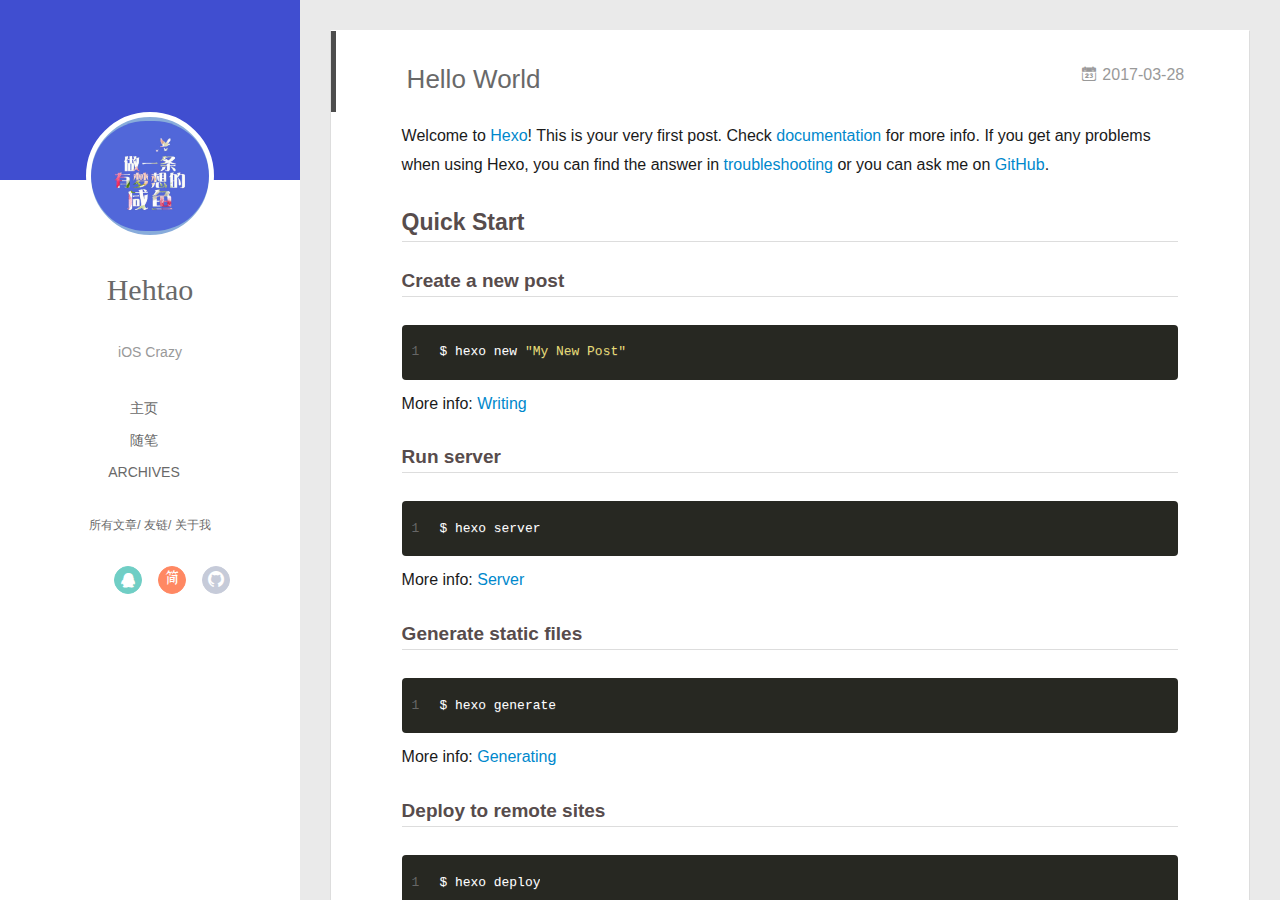
<file: index.html>
<!DOCTYPE html>
<html>
<head>
  <meta charset="utf-8">
  
  <meta name="renderer" content="webkit">
  <meta http-equiv="X-UA-Compatible" content="IE=edge" >
  <link rel="dns-prefetch" href="https://hehtao.github.io">
  <title>Hehtao的博客</title>
  <meta name="viewport" content="width=device-width, initial-scale=1, maximum-scale=1">
  <meta name="description" content="EMTELAD">
<meta property="og:type" content="website">
<meta property="og:title" content="Hehtao的博客">
<meta property="og:url" content="https://hehtao.github.io/index.html">
<meta property="og:site_name" content="Hehtao的博客">
<meta property="og:description" content="EMTELAD">
<meta name="twitter:card" content="summary">
<meta name="twitter:title" content="Hehtao的博客">
<meta name="twitter:description" content="EMTELAD">
  
    <link rel="alternative" href="/atom.xml" title="Hehtao的博客" type="application/atom+xml">
  
  
    <link rel="icon" href="/favicon.png">
  
  <link rel="stylesheet" type="text/css" href="/./main.234bc0.css">
  <style type="text/css">
  
    #container.show {
      background: linear-gradient(200deg,#a0cfe4,#e8c37e);
    }
  </style>
  

  

</head>

<body>
  <div id="container" q-class="show:isCtnShow">
    <canvas id="anm-canvas" class="anm-canvas"></canvas>
    <div class="left-col" q-class="show:isShow">
      
<div class="overlay" style="background: #404ED0"></div>
<div class="intrude-less">
	<header id="header" class="inner">
		<a href="/" class="profilepic">
			<img src="/img/avatar.png" class="js-avatar">
		</a>
		<hgroup>
		  <h1 class="header-author"><a href="/">Hehtao</a></h1>
		</hgroup>
		
		<p class="header-subtitle">iOS Crazy</p>
		

		<nav class="header-menu">
			<ul>
			
				<li><a href="/">主页</a></li>
	        
				<li><a href="/tags/随笔/">随笔</a></li>
	        
				<li><a href="/archives">archives</a></li>
	        
			</ul>
		</nav>
		<nav class="header-smart-menu">
    		
    			
    			<a q-on="click: openSlider(e, 'innerArchive')" href="javascript:void(0)">所有文章</a>
    			
            
    			
    			<a q-on="click: openSlider(e, 'friends')" href="javascript:void(0)">友链</a>
    			
            
    			
    			<a q-on="click: openSlider(e, 'aboutme')" href="javascript:void(0)">关于我</a>
    			
            
		</nav>
		<nav class="header-nav">
			<div class="social">
				
					<a class="sina" target="_blank" href="http://blog.sina.com.cn/u/2631343703" title="sina"><i class="icon-sina"></i></a>
		        
					<a class="qq" target="_blank" href="http://blog.sina.com.cn/u/2631343703" title="qq"><i class="icon-qq"></i></a>
		        
					<a class="jianshu" target="_blank" href="http://www.jianshu.com/u/471312f45b9f" title="jianshu"><i class="icon-jianshu"></i></a>
		        
					<a class="github" target="_blank" href="https://github.com/hehtao" title="github"><i class="icon-github"></i></a>
		        
			</div>
		</nav>
	</header>		
</div>

    </div>
    <div class="mid-col" q-class="show:isShow,hide:isShow|isFalse">
      
<nav id="mobile-nav">
  	<div class="overlay js-overlay" style="background: #404ED0"></div>
	<div class="btnctn js-mobile-btnctn">
  		<div class="slider-trigger list" q-on="click: openSlider(e)"><i class="icon icon-sort"></i></div>
	</div>
	<div class="intrude-less">
		<header id="header" class="inner">
			<div class="profilepic">
				<img src="/img/avatar.png" class="js-avatar">
			</div>
			<hgroup>
			  <h1 class="header-author js-header-author">Hehtao</h1>
			</hgroup>
			
			<p class="header-subtitle"><i class="icon icon-quo-left"></i>iOS Crazy<i class="icon icon-quo-right"></i></p>
			
			
			
				
			
				
			
				
			
			
			
			<nav class="header-nav">
				<div class="social">
					
						<a class="sina" target="_blank" href="http://blog.sina.com.cn/u/2631343703" title="sina"><i class="icon-sina"></i></a>
			        
						<a class="qq" target="_blank" href="http://blog.sina.com.cn/u/2631343703" title="qq"><i class="icon-qq"></i></a>
			        
						<a class="jianshu" target="_blank" href="http://www.jianshu.com/u/471312f45b9f" title="jianshu"><i class="icon-jianshu"></i></a>
			        
						<a class="github" target="_blank" href="https://github.com/hehtao" title="github"><i class="icon-github"></i></a>
			        
				</div>
			</nav>

			<nav class="header-menu js-header-menu">
				<ul style="width: 70%">
				
				
					<li style="width: 33.333333333333336%"><a href="/">主页</a></li>
		        
					<li style="width: 33.333333333333336%"><a href="/tags/随笔/">随笔</a></li>
		        
					<li style="width: 33.333333333333336%"><a href="/archives">archives</a></li>
		        
				</ul>
			</nav>
		</header>				
	</div>
	<div class="mobile-mask" style="display:none" q-show="isShow"></div>
</nav>

      <div id="wrapper" class="body-wrap">
        <div class="menu-l">
          <div class="canvas-wrap">
            <canvas data-colors="#eaeaea" data-sectionHeight="100" data-contentId="js-content" id="myCanvas1" class="anm-canvas"></canvas>
          </div>
          <div id="js-content" class="content-ll">
            
  
    <article id="post-article-title" class="article article-type-post  article-index" itemscope itemprop="blogPost">
  <div class="article-inner">
    
      <header class="article-header">
        
  
    <h1 itemprop="name">
      <a class="article-title" href="/2017/03/28/article-title/">Hello World</a>
    </h1>
  

        
        <a href="/2017/03/28/article-title/" class="archive-article-date">
  	<time datetime="2017-03-28T04:54:40.000Z" itemprop="datePublished"><i class="icon-calendar icon"></i>2017-03-28</time>
</a>
        
      </header>
    
    <div class="article-entry" itemprop="articleBody">
      
        <p>Welcome to <a href="https://hexo.io/" target="_blank" rel="external">Hexo</a>! This is your very first post. Check <a href="https://hexo.io/docs/" target="_blank" rel="external">documentation</a> for more info. If you get any problems when using Hexo, you can find the answer in <a href="https://hexo.io/docs/troubleshooting.html" target="_blank" rel="external">troubleshooting</a> or you can ask me on <a href="https://github.com/hexojs/hexo/issues" target="_blank" rel="external">GitHub</a>.</p>
<h2 id="Quick-Start"><a href="#Quick-Start" class="headerlink" title="Quick Start"></a>Quick Start</h2><h3 id="Create-a-new-post"><a href="#Create-a-new-post" class="headerlink" title="Create a new post"></a>Create a new post</h3><figure class="highlight bash"><table><tr><td class="gutter"><pre><div class="line">1</div></pre></td><td class="code"><pre><div class="line">$ hexo new <span class="string">"My New Post"</span></div></pre></td></tr></table></figure>
<p>More info: <a href="https://hexo.io/docs/writing.html" target="_blank" rel="external">Writing</a></p>
<h3 id="Run-server"><a href="#Run-server" class="headerlink" title="Run server"></a>Run server</h3><figure class="highlight bash"><table><tr><td class="gutter"><pre><div class="line">1</div></pre></td><td class="code"><pre><div class="line">$ hexo server</div></pre></td></tr></table></figure>
<p>More info: <a href="https://hexo.io/docs/server.html" target="_blank" rel="external">Server</a></p>
<h3 id="Generate-static-files"><a href="#Generate-static-files" class="headerlink" title="Generate static files"></a>Generate static files</h3><figure class="highlight bash"><table><tr><td class="gutter"><pre><div class="line">1</div></pre></td><td class="code"><pre><div class="line">$ hexo generate</div></pre></td></tr></table></figure>
<p>More info: <a href="https://hexo.io/docs/generating.html" target="_blank" rel="external">Generating</a></p>
<h3 id="Deploy-to-remote-sites"><a href="#Deploy-to-remote-sites" class="headerlink" title="Deploy to remote sites"></a>Deploy to remote sites</h3><figure class="highlight bash"><table><tr><td class="gutter"><pre><div class="line">1</div></pre></td><td class="code"><pre><div class="line">$ hexo deploy</div></pre></td></tr></table></figure>
<p>More info: <a href="https://hexo.io/docs/deployment.html" target="_blank" rel="external">Deployment</a></p>

      

      
    </div>
    <div class="article-info article-info-index">
      
      
      

      
        <p class="article-more-link">
          <a class="article-more-a" href="/2017/03/28/article-title/">展开全文 >></a>
        </p>
      

      
      <div class="clearfix"></div>
    </div>
  </div>
</article>








  
    <article id="post-hello-world" class="article article-type-post  article-index" itemscope itemprop="blogPost">
  <div class="article-inner">
    
      <header class="article-header">
        
  
    <h1 itemprop="name">
      <a class="article-title" href="/2017/03/28/hello-world/">Hello World</a>
    </h1>
  

        
        <a href="/2017/03/28/hello-world/" class="archive-article-date">
  	<time datetime="2017-03-28T02:48:53.000Z" itemprop="datePublished"><i class="icon-calendar icon"></i>2017-03-28</time>
</a>
        
      </header>
    
    <div class="article-entry" itemprop="articleBody">
      
        <p>Welcome to <a href="https://hexo.io/" target="_blank" rel="external">Hexo</a>! This is your very first post. Check <a href="https://hexo.io/docs/" target="_blank" rel="external">documentation</a> for more info. If you get any problems when using Hexo, you can find the answer in <a href="https://hexo.io/docs/troubleshooting.html" target="_blank" rel="external">troubleshooting</a> or you can ask me on <a href="https://github.com/hexojs/hexo/issues" target="_blank" rel="external">GitHub</a>.</p>
<h2 id="Quick-Start"><a href="#Quick-Start" class="headerlink" title="Quick Start"></a>Quick Start</h2><h3 id="Create-a-new-post"><a href="#Create-a-new-post" class="headerlink" title="Create a new post"></a>Create a new post</h3><figure class="highlight bash"><table><tr><td class="gutter"><pre><div class="line">1</div></pre></td><td class="code"><pre><div class="line">$ hexo new <span class="string">"My New Post"</span></div></pre></td></tr></table></figure>
<p>More info: <a href="https://hexo.io/docs/writing.html" target="_blank" rel="external">Writing</a></p>
<h3 id="Run-server"><a href="#Run-server" class="headerlink" title="Run server"></a>Run server</h3><figure class="highlight bash"><table><tr><td class="gutter"><pre><div class="line">1</div></pre></td><td class="code"><pre><div class="line">$ hexo server</div></pre></td></tr></table></figure>
<p>More info: <a href="https://hexo.io/docs/server.html" target="_blank" rel="external">Server</a></p>
<h3 id="Generate-static-files"><a href="#Generate-static-files" class="headerlink" title="Generate static files"></a>Generate static files</h3><figure class="highlight bash"><table><tr><td class="gutter"><pre><div class="line">1</div></pre></td><td class="code"><pre><div class="line">$ hexo generate</div></pre></td></tr></table></figure>
<p>More info: <a href="https://hexo.io/docs/generating.html" target="_blank" rel="external">Generating</a></p>
<h3 id="Deploy-to-remote-sites"><a href="#Deploy-to-remote-sites" class="headerlink" title="Deploy to remote sites"></a>Deploy to remote sites</h3><figure class="highlight bash"><table><tr><td class="gutter"><pre><div class="line">1</div></pre></td><td class="code"><pre><div class="line">$ hexo deploy</div></pre></td></tr></table></figure>
<p>More info: <a href="https://hexo.io/docs/deployment.html" target="_blank" rel="external">Deployment</a></p>

      

      
    </div>
    <div class="article-info article-info-index">
      
      
      

      
        <p class="article-more-link">
          <a class="article-more-a" href="/2017/03/28/hello-world/">展开全文 >></a>
        </p>
      

      
      <div class="clearfix"></div>
    </div>
  </div>
</article>








  
  


          </div>
        </div>
      </div>
      <footer id="footer">
  <div class="outer">
    <div id="footer-info">
    	<div class="footer-left">
    		&copy; 2017 Hehtao
    	</div>
      	<div class="footer-right">
      		<a href="http://hexo.io/" target="_blank">Hexo</a>  Theme <a href="https://github.com/litten/hexo-theme-yilia" target="_blank">Yilia</a> by Litten
      	</div>
    </div>
  </div>
</footer>
    </div>
    <script>
	var yiliaConfig = {
		mathjax: false,
		isHome: true,
		isPost: false,
		isArchive: false,
		isTag: false,
		isCategory: false,
		open_in_new: false,
		root: "/",
		innerArchive: true,
		showTags: false
	}
</script>

<script>!function(t){function n(r){if(e[r])return e[r].exports;var o=e[r]={exports:{},id:r,loaded:!1};return t[r].call(o.exports,o,o.exports,n),o.loaded=!0,o.exports}var e={};return n.m=t,n.c=e,n.p="./",n(0)}([function(t,n,e){"use strict";function r(t){return t&&t.__esModule?t:{default:t}}function o(t,n){var e=/\/|index.html/g;return t.replace(e,"")===n.replace(e,"")}function i(){for(var t=document.querySelectorAll(".js-header-menu li a"),n=window.location.pathname,e=0,r=t.length;e<r;e++){var i=t[e];o(n,i.getAttribute("href"))&&(0,d.default)(i,"active")}}function u(t){for(var n=t.offsetLeft,e=t.offsetParent;null!==e;)n+=e.offsetLeft,e=e.offsetParent;return n}function f(t){for(var n=t.offsetTop,e=t.offsetParent;null!==e;)n+=e.offsetTop,e=e.offsetParent;return n}function c(t,n,e,r,o){var i=u(t),c=f(t)-n;if(c-e<=o){var a=t.$newDom;a||(a=t.cloneNode(!0),(0,h.default)(t,a),t.$newDom=a,a.style.position="fixed",a.style.top=(e||c)+"px",a.style.left=i+"px",a.style.zIndex=r||2,a.style.width="100%",a.style.color="#fff"),a.style.visibility="visible",t.style.visibility="hidden"}else{t.style.visibility="visible";var s=t.$newDom;s&&(s.style.visibility="hidden")}}function a(){var t=document.querySelector(".js-overlay"),n=document.querySelector(".js-header-menu");c(t,document.body.scrollTop,-63,2,0),c(n,document.body.scrollTop,1,3,0)}function s(){document.querySelector("#container").addEventListener("scroll",function(t){a()}),window.addEventListener("scroll",function(t){a()}),a()}function l(){x.default.versions.mobile&&window.screen.width<800&&(i(),s())}var p=e(71),d=r(p),v=e(72),y=(r(v),e(84)),h=r(y),b=e(69),x=r(b),m=e(75),g=r(m),w=e(70);l(),(0,w.addLoadEvent)(function(){g.default.init()}),t.exports={}},function(t,n){var e=t.exports="undefined"!=typeof window&&window.Math==Math?window:"undefined"!=typeof self&&self.Math==Math?self:Function("return this")();"number"==typeof __g&&(__g=e)},function(t,n){var e={}.hasOwnProperty;t.exports=function(t,n){return e.call(t,n)}},function(t,n,e){var r=e(49),o=e(15);t.exports=function(t){return r(o(t))}},function(t,n,e){t.exports=!e(8)(function(){return 7!=Object.defineProperty({},"a",{get:function(){return 7}}).a})},function(t,n,e){var r=e(6),o=e(12);t.exports=e(4)?function(t,n,e){return r.f(t,n,o(1,e))}:function(t,n,e){return t[n]=e,t}},function(t,n,e){var r=e(10),o=e(30),i=e(24),u=Object.defineProperty;n.f=e(4)?Object.defineProperty:function(t,n,e){if(r(t),n=i(n,!0),r(e),o)try{return u(t,n,e)}catch(t){}if("get"in e||"set"in e)throw TypeError("Accessors not supported!");return"value"in e&&(t[n]=e.value),t}},function(t,n,e){var r=e(22)("wks"),o=e(13),i=e(1).Symbol,u="function"==typeof i,f=t.exports=function(t){return r[t]||(r[t]=u&&i[t]||(u?i:o)("Symbol."+t))};f.store=r},function(t,n){t.exports=function(t){try{return!!t()}catch(t){return!0}}},function(t,n,e){var r=e(35),o=e(16);t.exports=Object.keys||function(t){return r(t,o)}},function(t,n,e){var r=e(11);t.exports=function(t){if(!r(t))throw TypeError(t+" is not an object!");return t}},function(t,n){t.exports=function(t){return"object"==typeof t?null!==t:"function"==typeof t}},function(t,n){t.exports=function(t,n){return{enumerable:!(1&t),configurable:!(2&t),writable:!(4&t),value:n}}},function(t,n){var e=0,r=Math.random();t.exports=function(t){return"Symbol(".concat(void 0===t?"":t,")_",(++e+r).toString(36))}},function(t,n){var e=t.exports={version:"2.4.0"};"number"==typeof __e&&(__e=e)},function(t,n){t.exports=function(t){if(void 0==t)throw TypeError("Can't call method on  "+t);return t}},function(t,n){t.exports="constructor,hasOwnProperty,isPrototypeOf,propertyIsEnumerable,toLocaleString,toString,valueOf".split(",")},function(t,n){t.exports={}},function(t,n){t.exports=!0},function(t,n){n.f={}.propertyIsEnumerable},function(t,n,e){var r=e(6).f,o=e(2),i=e(7)("toStringTag");t.exports=function(t,n,e){t&&!o(t=e?t:t.prototype,i)&&r(t,i,{configurable:!0,value:n})}},function(t,n,e){var r=e(22)("keys"),o=e(13);t.exports=function(t){return r[t]||(r[t]=o(t))}},function(t,n,e){var r=e(1),o="__core-js_shared__",i=r[o]||(r[o]={});t.exports=function(t){return i[t]||(i[t]={})}},function(t,n){var e=Math.ceil,r=Math.floor;t.exports=function(t){return isNaN(t=+t)?0:(t>0?r:e)(t)}},function(t,n,e){var r=e(11);t.exports=function(t,n){if(!r(t))return t;var e,o;if(n&&"function"==typeof(e=t.toString)&&!r(o=e.call(t)))return o;if("function"==typeof(e=t.valueOf)&&!r(o=e.call(t)))return o;if(!n&&"function"==typeof(e=t.toString)&&!r(o=e.call(t)))return o;throw TypeError("Can't convert object to primitive value")}},function(t,n,e){var r=e(1),o=e(14),i=e(18),u=e(26),f=e(6).f;t.exports=function(t){var n=o.Symbol||(o.Symbol=i?{}:r.Symbol||{});"_"==t.charAt(0)||t in n||f(n,t,{value:u.f(t)})}},function(t,n,e){n.f=e(7)},function(t,n,e){var r=e(1),o=e(14),i=e(46),u=e(5),f="prototype",c=function(t,n,e){var a,s,l,p=t&c.F,d=t&c.G,v=t&c.S,y=t&c.P,h=t&c.B,b=t&c.W,x=d?o:o[n]||(o[n]={}),m=x[f],g=d?r:v?r[n]:(r[n]||{})[f];d&&(e=n);for(a in e)s=!p&&g&&void 0!==g[a],s&&a in x||(l=s?g[a]:e[a],x[a]=d&&"function"!=typeof g[a]?e[a]:h&&s?i(l,r):b&&g[a]==l?function(t){var n=function(n,e,r){if(this instanceof t){switch(arguments.length){case 0:return new t;case 1:return new t(n);case 2:return new t(n,e)}return new t(n,e,r)}return t.apply(this,arguments)};return n[f]=t[f],n}(l):y&&"function"==typeof l?i(Function.call,l):l,y&&((x.virtual||(x.virtual={}))[a]=l,t&c.R&&m&&!m[a]&&u(m,a,l)))};c.F=1,c.G=2,c.S=4,c.P=8,c.B=16,c.W=32,c.U=64,c.R=128,t.exports=c},function(t,n){var e={}.toString;t.exports=function(t){return e.call(t).slice(8,-1)}},function(t,n,e){var r=e(11),o=e(1).document,i=r(o)&&r(o.createElement);t.exports=function(t){return i?o.createElement(t):{}}},function(t,n,e){t.exports=!e(4)&&!e(8)(function(){return 7!=Object.defineProperty(e(29)("div"),"a",{get:function(){return 7}}).a})},function(t,n,e){"use strict";var r=e(18),o=e(27),i=e(36),u=e(5),f=e(2),c=e(17),a=e(51),s=e(20),l=e(58),p=e(7)("iterator"),d=!([].keys&&"next"in[].keys()),v="@@iterator",y="keys",h="values",b=function(){return this};t.exports=function(t,n,e,x,m,g,w){a(e,n,x);var O,S,_,j=function(t){if(!d&&t in A)return A[t];switch(t){case y:return function(){return new e(this,t)};case h:return function(){return new e(this,t)}}return function(){return new e(this,t)}},P=n+" Iterator",E=m==h,M=!1,A=t.prototype,T=A[p]||A[v]||m&&A[m],L=T||j(m),N=m?E?j("entries"):L:void 0,C="Array"==n?A.entries||T:T;if(C&&(_=l(C.call(new t)),_!==Object.prototype&&(s(_,P,!0),r||f(_,p)||u(_,p,b))),E&&T&&T.name!==h&&(M=!0,L=function(){return T.call(this)}),r&&!w||!d&&!M&&A[p]||u(A,p,L),c[n]=L,c[P]=b,m)if(O={values:E?L:j(h),keys:g?L:j(y),entries:N},w)for(S in O)S in A||i(A,S,O[S]);else o(o.P+o.F*(d||M),n,O);return O}},function(t,n,e){var r=e(10),o=e(55),i=e(16),u=e(21)("IE_PROTO"),f=function(){},c="prototype",a=function(){var t,n=e(29)("iframe"),r=i.length,o="<",u=">";for(n.style.display="none",e(48).appendChild(n),n.src="javascript:",t=n.contentWindow.document,t.open(),t.write(o+"script"+u+"document.F=Object"+o+"/script"+u),t.close(),a=t.F;r--;)delete a[c][i[r]];return a()};t.exports=Object.create||function(t,n){var e;return null!==t?(f[c]=r(t),e=new f,f[c]=null,e[u]=t):e=a(),void 0===n?e:o(e,n)}},function(t,n,e){var r=e(35),o=e(16).concat("length","prototype");n.f=Object.getOwnPropertyNames||function(t){return r(t,o)}},function(t,n){n.f=Object.getOwnPropertySymbols},function(t,n,e){var r=e(2),o=e(3),i=e(45)(!1),u=e(21)("IE_PROTO");t.exports=function(t,n){var e,f=o(t),c=0,a=[];for(e in f)e!=u&&r(f,e)&&a.push(e);for(;n.length>c;)r(f,e=n[c++])&&(~i(a,e)||a.push(e));return a}},function(t,n,e){t.exports=e(5)},function(t,n,e){var r=e(15);t.exports=function(t){return Object(r(t))}},function(t,n,e){t.exports={default:e(41),__esModule:!0}},function(t,n,e){t.exports={default:e(42),__esModule:!0}},function(t,n,e){"use strict";function r(t){return t&&t.__esModule?t:{default:t}}n.__esModule=!0;var o=e(39),i=r(o),u=e(38),f=r(u),c="function"==typeof f.default&&"symbol"==typeof i.default?function(t){return typeof t}:function(t){return t&&"function"==typeof f.default&&t.constructor===f.default&&t!==f.default.prototype?"symbol":typeof t};n.default="function"==typeof f.default&&"symbol"===c(i.default)?function(t){return"undefined"==typeof t?"undefined":c(t)}:function(t){return t&&"function"==typeof f.default&&t.constructor===f.default&&t!==f.default.prototype?"symbol":"undefined"==typeof t?"undefined":c(t)}},function(t,n,e){e(65),e(63),e(66),e(67),t.exports=e(14).Symbol},function(t,n,e){e(64),e(68),t.exports=e(26).f("iterator")},function(t,n){t.exports=function(t){if("function"!=typeof t)throw TypeError(t+" is not a function!");return t}},function(t,n){t.exports=function(){}},function(t,n,e){var r=e(3),o=e(61),i=e(60);t.exports=function(t){return function(n,e,u){var f,c=r(n),a=o(c.length),s=i(u,a);if(t&&e!=e){for(;a>s;)if(f=c[s++],f!=f)return!0}else for(;a>s;s++)if((t||s in c)&&c[s]===e)return t||s||0;return!t&&-1}}},function(t,n,e){var r=e(43);t.exports=function(t,n,e){if(r(t),void 0===n)return t;switch(e){case 1:return function(e){return t.call(n,e)};case 2:return function(e,r){return t.call(n,e,r)};case 3:return function(e,r,o){return t.call(n,e,r,o)}}return function(){return t.apply(n,arguments)}}},function(t,n,e){var r=e(9),o=e(34),i=e(19);t.exports=function(t){var n=r(t),e=o.f;if(e)for(var u,f=e(t),c=i.f,a=0;f.length>a;)c.call(t,u=f[a++])&&n.push(u);return n}},function(t,n,e){t.exports=e(1).document&&document.documentElement},function(t,n,e){var r=e(28);t.exports=Object("z").propertyIsEnumerable(0)?Object:function(t){return"String"==r(t)?t.split(""):Object(t)}},function(t,n,e){var r=e(28);t.exports=Array.isArray||function(t){return"Array"==r(t)}},function(t,n,e){"use strict";var r=e(32),o=e(12),i=e(20),u={};e(5)(u,e(7)("iterator"),function(){return this}),t.exports=function(t,n,e){t.prototype=r(u,{next:o(1,e)}),i(t,n+" Iterator")}},function(t,n){t.exports=function(t,n){return{value:n,done:!!t}}},function(t,n,e){var r=e(9),o=e(3);t.exports=function(t,n){for(var e,i=o(t),u=r(i),f=u.length,c=0;f>c;)if(i[e=u[c++]]===n)return e}},function(t,n,e){var r=e(13)("meta"),o=e(11),i=e(2),u=e(6).f,f=0,c=Object.isExtensible||function(){return!0},a=!e(8)(function(){return c(Object.preventExtensions({}))}),s=function(t){u(t,r,{value:{i:"O"+ ++f,w:{}}})},l=function(t,n){if(!o(t))return"symbol"==typeof t?t:("string"==typeof t?"S":"P")+t;if(!i(t,r)){if(!c(t))return"F";if(!n)return"E";s(t)}return t[r].i},p=function(t,n){if(!i(t,r)){if(!c(t))return!0;if(!n)return!1;s(t)}return t[r].w},d=function(t){return a&&v.NEED&&c(t)&&!i(t,r)&&s(t),t},v=t.exports={KEY:r,NEED:!1,fastKey:l,getWeak:p,onFreeze:d}},function(t,n,e){var r=e(6),o=e(10),i=e(9);t.exports=e(4)?Object.defineProperties:function(t,n){o(t);for(var e,u=i(n),f=u.length,c=0;f>c;)r.f(t,e=u[c++],n[e]);return t}},function(t,n,e){var r=e(19),o=e(12),i=e(3),u=e(24),f=e(2),c=e(30),a=Object.getOwnPropertyDescriptor;n.f=e(4)?a:function(t,n){if(t=i(t),n=u(n,!0),c)try{return a(t,n)}catch(t){}if(f(t,n))return o(!r.f.call(t,n),t[n])}},function(t,n,e){var r=e(3),o=e(33).f,i={}.toString,u="object"==typeof window&&window&&Object.getOwnPropertyNames?Object.getOwnPropertyNames(window):[],f=function(t){try{return o(t)}catch(t){return u.slice()}};t.exports.f=function(t){return u&&"[object Window]"==i.call(t)?f(t):o(r(t))}},function(t,n,e){var r=e(2),o=e(37),i=e(21)("IE_PROTO"),u=Object.prototype;t.exports=Object.getPrototypeOf||function(t){return t=o(t),r(t,i)?t[i]:"function"==typeof t.constructor&&t instanceof t.constructor?t.constructor.prototype:t instanceof Object?u:null}},function(t,n,e){var r=e(23),o=e(15);t.exports=function(t){return function(n,e){var i,u,f=String(o(n)),c=r(e),a=f.length;return c<0||c>=a?t?"":void 0:(i=f.charCodeAt(c),i<55296||i>56319||c+1===a||(u=f.charCodeAt(c+1))<56320||u>57343?t?f.charAt(c):i:t?f.slice(c,c+2):(i-55296<<10)+(u-56320)+65536)}}},function(t,n,e){var r=e(23),o=Math.max,i=Math.min;t.exports=function(t,n){return t=r(t),t<0?o(t+n,0):i(t,n)}},function(t,n,e){var r=e(23),o=Math.min;t.exports=function(t){return t>0?o(r(t),9007199254740991):0}},function(t,n,e){"use strict";var r=e(44),o=e(52),i=e(17),u=e(3);t.exports=e(31)(Array,"Array",function(t,n){this._t=u(t),this._i=0,this._k=n},function(){var t=this._t,n=this._k,e=this._i++;return!t||e>=t.length?(this._t=void 0,o(1)):"keys"==n?o(0,e):"values"==n?o(0,t[e]):o(0,[e,t[e]])},"values"),i.Arguments=i.Array,r("keys"),r("values"),r("entries")},function(t,n){},function(t,n,e){"use strict";var r=e(59)(!0);e(31)(String,"String",function(t){this._t=String(t),this._i=0},function(){var t,n=this._t,e=this._i;return e>=n.length?{value:void 0,done:!0}:(t=r(n,e),this._i+=t.length,{value:t,done:!1})})},function(t,n,e){"use strict";var r=e(1),o=e(2),i=e(4),u=e(27),f=e(36),c=e(54).KEY,a=e(8),s=e(22),l=e(20),p=e(13),d=e(7),v=e(26),y=e(25),h=e(53),b=e(47),x=e(50),m=e(10),g=e(3),w=e(24),O=e(12),S=e(32),_=e(57),j=e(56),P=e(6),E=e(9),M=j.f,A=P.f,T=_.f,L=r.Symbol,N=r.JSON,C=N&&N.stringify,k="prototype",F=d("_hidden"),q=d("toPrimitive"),I={}.propertyIsEnumerable,B=s("symbol-registry"),D=s("symbols"),W=s("op-symbols"),H=Object[k],K="function"==typeof L,R=r.QObject,J=!R||!R[k]||!R[k].findChild,U=i&&a(function(){return 7!=S(A({},"a",{get:function(){return A(this,"a",{value:7}).a}})).a})?function(t,n,e){var r=M(H,n);r&&delete H[n],A(t,n,e),r&&t!==H&&A(H,n,r)}:A,G=function(t){var n=D[t]=S(L[k]);return n._k=t,n},$=K&&"symbol"==typeof L.iterator?function(t){return"symbol"==typeof t}:function(t){return t instanceof L},z=function(t,n,e){return t===H&&z(W,n,e),m(t),n=w(n,!0),m(e),o(D,n)?(e.enumerable?(o(t,F)&&t[F][n]&&(t[F][n]=!1),e=S(e,{enumerable:O(0,!1)})):(o(t,F)||A(t,F,O(1,{})),t[F][n]=!0),U(t,n,e)):A(t,n,e)},Y=function(t,n){m(t);for(var e,r=b(n=g(n)),o=0,i=r.length;i>o;)z(t,e=r[o++],n[e]);return t},Q=function(t,n){return void 0===n?S(t):Y(S(t),n)},X=function(t){var n=I.call(this,t=w(t,!0));return!(this===H&&o(D,t)&&!o(W,t))&&(!(n||!o(this,t)||!o(D,t)||o(this,F)&&this[F][t])||n)},V=function(t,n){if(t=g(t),n=w(n,!0),t!==H||!o(D,n)||o(W,n)){var e=M(t,n);return!e||!o(D,n)||o(t,F)&&t[F][n]||(e.enumerable=!0),e}},Z=function(t){for(var n,e=T(g(t)),r=[],i=0;e.length>i;)o(D,n=e[i++])||n==F||n==c||r.push(n);return r},tt=function(t){for(var n,e=t===H,r=T(e?W:g(t)),i=[],u=0;r.length>u;)!o(D,n=r[u++])||e&&!o(H,n)||i.push(D[n]);return i};K||(L=function(){if(this instanceof L)throw TypeError("Symbol is not a constructor!");var t=p(arguments.length>0?arguments[0]:void 0),n=function(e){this===H&&n.call(W,e),o(this,F)&&o(this[F],t)&&(this[F][t]=!1),U(this,t,O(1,e))};return i&&J&&U(H,t,{configurable:!0,set:n}),G(t)},f(L[k],"toString",function(){return this._k}),j.f=V,P.f=z,e(33).f=_.f=Z,e(19).f=X,e(34).f=tt,i&&!e(18)&&f(H,"propertyIsEnumerable",X,!0),v.f=function(t){return G(d(t))}),u(u.G+u.W+u.F*!K,{Symbol:L});for(var nt="hasInstance,isConcatSpreadable,iterator,match,replace,search,species,split,toPrimitive,toStringTag,unscopables".split(","),et=0;nt.length>et;)d(nt[et++]);for(var nt=E(d.store),et=0;nt.length>et;)y(nt[et++]);u(u.S+u.F*!K,"Symbol",{for:function(t){return o(B,t+="")?B[t]:B[t]=L(t)},keyFor:function(t){if($(t))return h(B,t);throw TypeError(t+" is not a symbol!")},useSetter:function(){J=!0},useSimple:function(){J=!1}}),u(u.S+u.F*!K,"Object",{create:Q,defineProperty:z,defineProperties:Y,getOwnPropertyDescriptor:V,getOwnPropertyNames:Z,getOwnPropertySymbols:tt}),N&&u(u.S+u.F*(!K||a(function(){var t=L();return"[null]"!=C([t])||"{}"!=C({a:t})||"{}"!=C(Object(t))})),"JSON",{stringify:function(t){if(void 0!==t&&!$(t)){for(var n,e,r=[t],o=1;arguments.length>o;)r.push(arguments[o++]);return n=r[1],"function"==typeof n&&(e=n),!e&&x(n)||(n=function(t,n){if(e&&(n=e.call(this,t,n)),!$(n))return n}),r[1]=n,C.apply(N,r)}}}),L[k][q]||e(5)(L[k],q,L[k].valueOf),l(L,"Symbol"),l(Math,"Math",!0),l(r.JSON,"JSON",!0)},function(t,n,e){e(25)("asyncIterator")},function(t,n,e){e(25)("observable")},function(t,n,e){e(62);for(var r=e(1),o=e(5),i=e(17),u=e(7)("toStringTag"),f=["NodeList","DOMTokenList","MediaList","StyleSheetList","CSSRuleList"],c=0;c<5;c++){var a=f[c],s=r[a],l=s&&s.prototype;l&&!l[u]&&o(l,u,a),i[a]=i.Array}},function(t,n){"use strict";var e={versions:function(){var t=window.navigator.userAgent;return{trident:t.indexOf("Trident")>-1,presto:t.indexOf("Presto")>-1,webKit:t.indexOf("AppleWebKit")>-1,gecko:t.indexOf("Gecko")>-1&&t.indexOf("KHTML")==-1,mobile:!!t.match(/AppleWebKit.*Mobile.*/),ios:!!t.match(/\(i[^;]+;( U;)? CPU.+Mac OS X/),android:t.indexOf("Android")>-1||t.indexOf("Linux")>-1,iPhone:t.indexOf("iPhone")>-1||t.indexOf("Mac")>-1,iPad:t.indexOf("iPad")>-1,webApp:t.indexOf("Safari")==-1,weixin:t.indexOf("MicroMessenger")==-1}}()};t.exports=e},function(t,n,e){"use strict";function r(t){return t&&t.__esModule?t:{default:t}}var o=e(40),i=r(o),u=function(){function t(t,n,e){return n||e?String.fromCharCode(n||e):o[t]||t}function n(t){return l[t]}var e=/&quot;|&lt;|&gt;|&amp;|&nbsp;|&apos;|&#(\d+);|&#(\d+)/g,r=/['<> "&]/g,o={"&quot;":'"',"&lt;":"<","&gt;":">","&amp;":"&","&nbsp;":" "},f=/\u00a0/g,c=/<br\s*\/?>/gi,a=/\r?\n/g,s=/\s/g,l={};for(var p in o)l[o[p]]=p;return o["&apos;"]="'",l["'"]="&#39;",{encode:function(t){return t?(""+t).replace(r,n).replace(a,"<br/>").replace(s,"&nbsp;"):""},decode:function(n){return n?(""+n).replace(c,"\n").replace(e,t).replace(f," "):""},encodeBase16:function(t){if(!t)return t;t+="";for(var n=[],e=0,r=t.length;r>e;e++)n.push(t.charCodeAt(e).toString(16).toUpperCase());return n.join("")},encodeBase16forJSON:function(t){if(!t)return t;t=t.replace(/[\u4E00-\u9FBF]/gi,function(t){return escape(t).replace("%u","\\u")});for(var n=[],e=0,r=t.length;r>e;e++)n.push(t.charCodeAt(e).toString(16).toUpperCase());return n.join("")},decodeBase16:function(t){if(!t)return t;t+="";for(var n=[],e=0,r=t.length;r>e;e+=2)n.push(String.fromCharCode("0x"+t.slice(e,e+2)));return n.join("")},encodeObject:function(t){if(t instanceof Array)for(var n=0,e=t.length;e>n;n++)t[n]=u.encodeObject(t[n]);else if("object"==("undefined"==typeof t?"undefined":(0,i.default)(t)))for(var r in t)t[r]=u.encodeObject(t[r]);else if("string"==typeof t)return u.encode(t);return t},loadScript:function(t){var n=document.createElement("script");document.getElementsByTagName("body")[0].appendChild(n),n.setAttribute("src",t)},addLoadEvent:function(t){var n=window.onload;"function"!=typeof window.onload?window.onload=t:window.onload=function(){n(),t()}}}}();t.exports=u},function(t,n){function e(t,n){t.classList?t.classList.add(n):t.className+=" "+n}t.exports=e},function(t,n){function e(t,n){if(t.classList)t.classList.remove(n);else{var e=new RegExp("(^|\\b)"+n.split(" ").join("|")+"(\\b|$)","gi");t.className=t.className.replace(e," ")}}t.exports=e},,,function(t,n){"use strict";function e(){var t=document.querySelector("#page-nav");if(t&&!document.querySelector("#page-nav .extend.prev")&&(t.innerHTML='<a class="extend prev disabled" rel="prev">&laquo; Prev</a>'+t.innerHTML),t&&!document.querySelector("#page-nav .extend.next")&&(t.innerHTML=t.innerHTML+'<a class="extend next disabled" rel="next">Next &raquo;</a>'),yiliaConfig&&yiliaConfig.open_in_new){var n=document.querySelectorAll(".article-entry a:not(.article-more-a)");n.forEach(function(t){t.setAttribute("target","_blank")})}var e=document.querySelector("#js-aboutme");e&&0!==e.length&&(e.innerHTML=e.innerText)}t.exports={init:e}},,,,,,,,,function(t,n){function e(t,n){if("string"==typeof n)return t.insertAdjacentHTML("afterend",n);var e=t.nextSibling;return e?t.parentNode.insertBefore(n,e):t.parentNode.appendChild(n)}t.exports=e}])</script><script src="/./main.234bc0.js"></script><script>!function(){var e=function(e){var t=document.createElement("script");document.getElementsByTagName("body")[0].appendChild(t),t.setAttribute("src",e)};e("/slider.885efe.js")}()</script>


    
<div class="tools-col" q-class="show:isShow,hide:isShow|isFalse" q-on="click:stop(e)">
  <div class="tools-nav header-menu">
    
    
      
      
      
    
      
      
      
    
      
      
      
    
    

    <ul style="width: 70%">
    
    
      
      <li style="width: 33.333333333333336%" q-on="click: openSlider(e, 'innerArchive')"><a href="javascript:void(0)" q-class="active:innerArchive">所有文章</a></li>
      
        
      
      <li style="width: 33.333333333333336%" q-on="click: openSlider(e, 'friends')"><a href="javascript:void(0)" q-class="active:friends">友链</a></li>
      
        
      
      <li style="width: 33.333333333333336%" q-on="click: openSlider(e, 'aboutme')"><a href="javascript:void(0)" q-class="active:aboutme">关于我</a></li>
      
        
    </ul>
  </div>
  <div class="tools-wrap">
    
    	<section class="tools-section tools-section-all" q-show="innerArchive">
        <div class="search-wrap">
          <input class="search-ipt" q-model="search" type="text" placeholder="find something…">
          <i class="icon-search icon" q-show="search|isEmptyStr"></i>
          <i class="icon-close icon" q-show="search|isNotEmptyStr" q-on="click:clearChose(e)"></i>
        </div>
        <div class="widget tagcloud search-tag">
          <p class="search-tag-wording">tag:</p>
          <label class="search-switch">
            <input type="checkbox" q-on="click:toggleTag(e)" q-attr="checked:showTags">
          </label>
          <ul class="article-tag-list" q-show="showTags">
            
            <div class="clearfix"></div>
          </ul>
        </div>
        <ul class="search-ul">
          <p q-show="jsonFail" style="padding: 20px; font-size: 12px;">
            缺失模块。<br/>1、在博客根目录（注意不是yilia根目录）执行以下命令：<br/> npm i hexo-generator-json-content --save<br/><br/>
            2、在根目录_config.yml里添加配置：
<pre style="font-size: 12px;" q-show="jsonFail">
  jsonContent:
    meta: false
    pages: false
    posts:
      title: true
      date: true
      path: true
      text: true
      raw: false
      content: false
      slug: false
      updated: false
      comments: false
      link: false
      permalink: false
      excerpt: false
      categories: false
      tags: true
</pre>
          </p>
          <li class="search-li" q-repeat="items" q-show="isShow">
            <a q-attr="href:path|urlformat" class="search-title"><i class="icon-quo-left icon"></i><span q-text="title"></span></a>
            <p class="search-time">
              <i class="icon-calendar icon"></i>
              <span q-text="date|dateformat"></span>
            </p>
            <p class="search-tag">
              <i class="icon-price-tags icon"></i>
              <span q-repeat="tags" q-on="click:choseTag(e, name)" q-text="name|tagformat"></span>
            </p>
          </li>
        </ul>
    	</section>
    

    
    	<section class="tools-section tools-section-friends" q-show="friends">
  		
        <ul class="search-ul">
          
            <li class="search-li">
              <a href="http://www.jianshu.com/u/471312f45b9f" target="_blank" class="search-title"><i class="icon-quo-left icon"></i>简书地址</a>
            </li>
          
            <li class="search-li">
              <a href="http://blog.sina.com.cn/u/2631343703" target="_blank" class="search-title"><i class="icon-quo-left icon"></i>新浪博客</a>
            </li>
          
        </ul>
  		
    	</section>
    

    
    	<section class="tools-section tools-section-me" q-show="aboutme">
  	  	
  	  		<div class="aboutme-wrap" id="js-aboutme">很惭愧&lt;br&gt;&lt;br&gt;只做了一点微小的工作&lt;br&gt;谢谢大家</div>
  	  	
    	</section>
    
  </div>
  
</div>
    <!-- Root element of PhotoSwipe. Must have class pswp. -->
<div class="pswp" tabindex="-1" role="dialog" aria-hidden="true">

    <!-- Background of PhotoSwipe. 
         It's a separate element as animating opacity is faster than rgba(). -->
    <div class="pswp__bg"></div>

    <!-- Slides wrapper with overflow:hidden. -->
    <div class="pswp__scroll-wrap">

        <!-- Container that holds slides. 
            PhotoSwipe keeps only 3 of them in the DOM to save memory.
            Don't modify these 3 pswp__item elements, data is added later on. -->
        <div class="pswp__container">
            <div class="pswp__item"></div>
            <div class="pswp__item"></div>
            <div class="pswp__item"></div>
        </div>

        <!-- Default (PhotoSwipeUI_Default) interface on top of sliding area. Can be changed. -->
        <div class="pswp__ui pswp__ui--hidden">

            <div class="pswp__top-bar">

                <!--  Controls are self-explanatory. Order can be changed. -->

                <div class="pswp__counter"></div>

                <button class="pswp__button pswp__button--close" title="Close (Esc)"></button>

                <button class="pswp__button pswp__button--share" style="display:none" title="Share"></button>

                <button class="pswp__button pswp__button--fs" title="Toggle fullscreen"></button>

                <button class="pswp__button pswp__button--zoom" title="Zoom in/out"></button>

                <!-- Preloader demo http://codepen.io/dimsemenov/pen/yyBWoR -->
                <!-- element will get class pswp__preloader--active when preloader is running -->
                <div class="pswp__preloader">
                    <div class="pswp__preloader__icn">
                      <div class="pswp__preloader__cut">
                        <div class="pswp__preloader__donut"></div>
                      </div>
                    </div>
                </div>
            </div>

            <div class="pswp__share-modal pswp__share-modal--hidden pswp__single-tap">
                <div class="pswp__share-tooltip"></div> 
            </div>

            <button class="pswp__button pswp__button--arrow--left" title="Previous (arrow left)">
            </button>

            <button class="pswp__button pswp__button--arrow--right" title="Next (arrow right)">
            </button>

            <div class="pswp__caption">
                <div class="pswp__caption__center"></div>
            </div>

        </div>

    </div>

</div>
  </div>
</body>
</html>
</file>
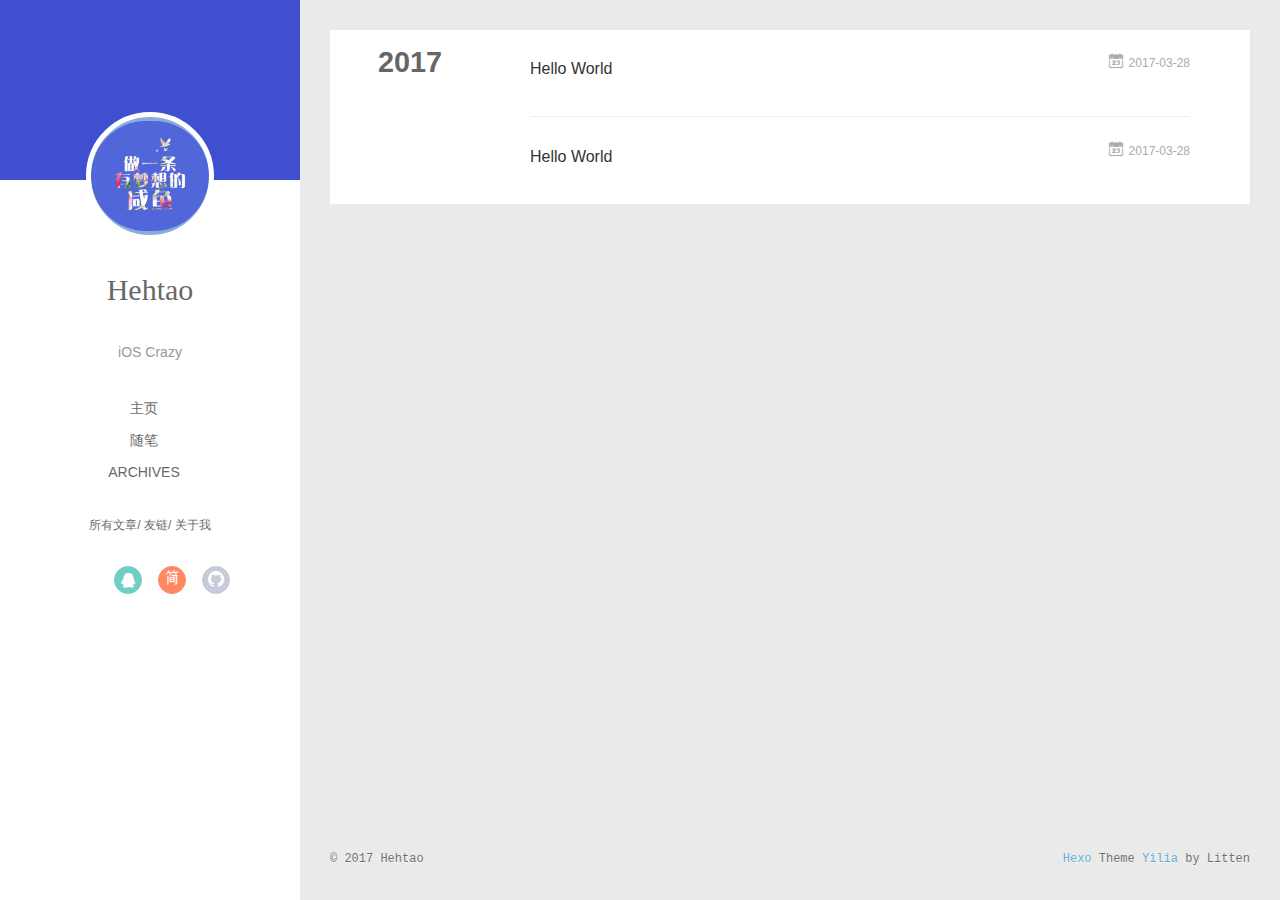
<file: archives/index.html>
<!DOCTYPE html>
<html>
<head>
  <meta charset="utf-8">
  
  <meta name="renderer" content="webkit">
  <meta http-equiv="X-UA-Compatible" content="IE=edge" >
  <link rel="dns-prefetch" href="https://hehtao.github.io">
  <title>Archives | Hehtao的博客</title>
  <meta name="viewport" content="width=device-width, initial-scale=1, maximum-scale=1">
  <meta name="description" content="EMTELAD">
<meta property="og:type" content="website">
<meta property="og:title" content="Hehtao的博客">
<meta property="og:url" content="https://hehtao.github.io/archives/index.html">
<meta property="og:site_name" content="Hehtao的博客">
<meta property="og:description" content="EMTELAD">
<meta name="twitter:card" content="summary">
<meta name="twitter:title" content="Hehtao的博客">
<meta name="twitter:description" content="EMTELAD">
  
    <link rel="alternative" href="/atom.xml" title="Hehtao的博客" type="application/atom+xml">
  
  
    <link rel="icon" href="/favicon.png">
  
  <link rel="stylesheet" type="text/css" href="/./main.234bc0.css">
  <style type="text/css">
  
    #container.show {
      background: linear-gradient(200deg,#a0cfe4,#e8c37e);
    }
  </style>
  

  

</head>

<body>
  <div id="container" q-class="show:isCtnShow">
    <canvas id="anm-canvas" class="anm-canvas"></canvas>
    <div class="left-col" q-class="show:isShow">
      
<div class="overlay" style="background: #404ED0"></div>
<div class="intrude-less">
	<header id="header" class="inner">
		<a href="/" class="profilepic">
			<img src="/img/avatar.png" class="js-avatar">
		</a>
		<hgroup>
		  <h1 class="header-author"><a href="/">Hehtao</a></h1>
		</hgroup>
		
		<p class="header-subtitle">iOS Crazy</p>
		

		<nav class="header-menu">
			<ul>
			
				<li><a href="/">主页</a></li>
	        
				<li><a href="/tags/随笔/">随笔</a></li>
	        
				<li><a href="/archives">archives</a></li>
	        
			</ul>
		</nav>
		<nav class="header-smart-menu">
    		
    			
    			<a q-on="click: openSlider(e, 'innerArchive')" href="javascript:void(0)">所有文章</a>
    			
            
    			
    			<a q-on="click: openSlider(e, 'friends')" href="javascript:void(0)">友链</a>
    			
            
    			
    			<a q-on="click: openSlider(e, 'aboutme')" href="javascript:void(0)">关于我</a>
    			
            
		</nav>
		<nav class="header-nav">
			<div class="social">
				
					<a class="sina" target="_blank" href="http://blog.sina.com.cn/u/2631343703" title="sina"><i class="icon-sina"></i></a>
		        
					<a class="qq" target="_blank" href="http://blog.sina.com.cn/u/2631343703" title="qq"><i class="icon-qq"></i></a>
		        
					<a class="jianshu" target="_blank" href="http://www.jianshu.com/u/471312f45b9f" title="jianshu"><i class="icon-jianshu"></i></a>
		        
					<a class="github" target="_blank" href="https://github.com/hehtao" title="github"><i class="icon-github"></i></a>
		        
			</div>
		</nav>
	</header>		
</div>

    </div>
    <div class="mid-col" q-class="show:isShow,hide:isShow|isFalse">
      
<nav id="mobile-nav">
  	<div class="overlay js-overlay" style="background: #404ED0"></div>
	<div class="btnctn js-mobile-btnctn">
  		<div class="slider-trigger list" q-on="click: openSlider(e)"><i class="icon icon-sort"></i></div>
	</div>
	<div class="intrude-less">
		<header id="header" class="inner">
			<div class="profilepic">
				<img src="/img/avatar.png" class="js-avatar">
			</div>
			<hgroup>
			  <h1 class="header-author js-header-author">Hehtao</h1>
			</hgroup>
			
			<p class="header-subtitle"><i class="icon icon-quo-left"></i>iOS Crazy<i class="icon icon-quo-right"></i></p>
			
			
			
				
			
				
			
				
			
			
			
			<nav class="header-nav">
				<div class="social">
					
						<a class="sina" target="_blank" href="http://blog.sina.com.cn/u/2631343703" title="sina"><i class="icon-sina"></i></a>
			        
						<a class="qq" target="_blank" href="http://blog.sina.com.cn/u/2631343703" title="qq"><i class="icon-qq"></i></a>
			        
						<a class="jianshu" target="_blank" href="http://www.jianshu.com/u/471312f45b9f" title="jianshu"><i class="icon-jianshu"></i></a>
			        
						<a class="github" target="_blank" href="https://github.com/hehtao" title="github"><i class="icon-github"></i></a>
			        
				</div>
			</nav>

			<nav class="header-menu js-header-menu">
				<ul style="width: 70%">
				
				
					<li style="width: 33.333333333333336%"><a href="/">主页</a></li>
		        
					<li style="width: 33.333333333333336%"><a href="/tags/随笔/">随笔</a></li>
		        
					<li style="width: 33.333333333333336%"><a href="/archives">archives</a></li>
		        
				</ul>
			</nav>
		</header>				
	</div>
	<div class="mobile-mask" style="display:none" q-show="isShow"></div>
</nav>

      <div id="wrapper" class="body-wrap">
        <div class="menu-l">
          <div class="canvas-wrap">
            <canvas data-colors="#eaeaea" data-sectionHeight="100" data-contentId="js-content" id="myCanvas1" class="anm-canvas"></canvas>
          </div>
          <div id="js-content" class="content-ll">
            
  
  
    
    
      
      
      <section class="archives-wrap">
        <div class="archive-year-wrap">
          <a href="/archives/2017" class="archive-year">2017</a>
        </div>
        <div class="archives">
    
    <article class="archive-article archive-type-post">
  <div class="archive-article-inner">
    <header class="archive-article-header">
      	<div class="article-meta">
	      	<a href="/2017/03/28/article-title/" class="archive-article-date">
  	<time datetime="2017-03-28T04:54:40.000Z" itemprop="datePublished"><i class="icon-calendar icon"></i>2017-03-28</time>
</a>
        </div>
    	 
  
    <h1 itemprop="name">
      <a class="archive-article-title" href="/2017/03/28/article-title/">Hello World</a>
    </h1>
  

        <div class="article-info info-on-right">
          
          

        </div>
        <div class="clearfix"></div>
    </header>
  </div>
</article>
  
    
    
    <article class="archive-article archive-type-post">
  <div class="archive-article-inner">
    <header class="archive-article-header">
      	<div class="article-meta">
	      	<a href="/2017/03/28/hello-world/" class="archive-article-date">
  	<time datetime="2017-03-28T02:48:53.000Z" itemprop="datePublished"><i class="icon-calendar icon"></i>2017-03-28</time>
</a>
        </div>
    	 
  
    <h1 itemprop="name">
      <a class="archive-article-title" href="/2017/03/28/hello-world/">Hello World</a>
    </h1>
  

        <div class="article-info info-on-right">
          
          

        </div>
        <div class="clearfix"></div>
    </header>
  </div>
</article>
  
  
    </div></section>
  

    


          </div>
        </div>
      </div>
      <footer id="footer">
  <div class="outer">
    <div id="footer-info">
    	<div class="footer-left">
    		&copy; 2017 Hehtao
    	</div>
      	<div class="footer-right">
      		<a href="http://hexo.io/" target="_blank">Hexo</a>  Theme <a href="https://github.com/litten/hexo-theme-yilia" target="_blank">Yilia</a> by Litten
      	</div>
    </div>
  </div>
</footer>
    </div>
    <script>
	var yiliaConfig = {
		mathjax: false,
		isHome: false,
		isPost: false,
		isArchive: true,
		isTag: false,
		isCategory: false,
		open_in_new: false,
		root: "/",
		innerArchive: true,
		showTags: false
	}
</script>

<script>!function(t){function n(r){if(e[r])return e[r].exports;var o=e[r]={exports:{},id:r,loaded:!1};return t[r].call(o.exports,o,o.exports,n),o.loaded=!0,o.exports}var e={};return n.m=t,n.c=e,n.p="./",n(0)}([function(t,n,e){"use strict";function r(t){return t&&t.__esModule?t:{default:t}}function o(t,n){var e=/\/|index.html/g;return t.replace(e,"")===n.replace(e,"")}function i(){for(var t=document.querySelectorAll(".js-header-menu li a"),n=window.location.pathname,e=0,r=t.length;e<r;e++){var i=t[e];o(n,i.getAttribute("href"))&&(0,d.default)(i,"active")}}function u(t){for(var n=t.offsetLeft,e=t.offsetParent;null!==e;)n+=e.offsetLeft,e=e.offsetParent;return n}function f(t){for(var n=t.offsetTop,e=t.offsetParent;null!==e;)n+=e.offsetTop,e=e.offsetParent;return n}function c(t,n,e,r,o){var i=u(t),c=f(t)-n;if(c-e<=o){var a=t.$newDom;a||(a=t.cloneNode(!0),(0,h.default)(t,a),t.$newDom=a,a.style.position="fixed",a.style.top=(e||c)+"px",a.style.left=i+"px",a.style.zIndex=r||2,a.style.width="100%",a.style.color="#fff"),a.style.visibility="visible",t.style.visibility="hidden"}else{t.style.visibility="visible";var s=t.$newDom;s&&(s.style.visibility="hidden")}}function a(){var t=document.querySelector(".js-overlay"),n=document.querySelector(".js-header-menu");c(t,document.body.scrollTop,-63,2,0),c(n,document.body.scrollTop,1,3,0)}function s(){document.querySelector("#container").addEventListener("scroll",function(t){a()}),window.addEventListener("scroll",function(t){a()}),a()}function l(){x.default.versions.mobile&&window.screen.width<800&&(i(),s())}var p=e(71),d=r(p),v=e(72),y=(r(v),e(84)),h=r(y),b=e(69),x=r(b),m=e(75),g=r(m),w=e(70);l(),(0,w.addLoadEvent)(function(){g.default.init()}),t.exports={}},function(t,n){var e=t.exports="undefined"!=typeof window&&window.Math==Math?window:"undefined"!=typeof self&&self.Math==Math?self:Function("return this")();"number"==typeof __g&&(__g=e)},function(t,n){var e={}.hasOwnProperty;t.exports=function(t,n){return e.call(t,n)}},function(t,n,e){var r=e(49),o=e(15);t.exports=function(t){return r(o(t))}},function(t,n,e){t.exports=!e(8)(function(){return 7!=Object.defineProperty({},"a",{get:function(){return 7}}).a})},function(t,n,e){var r=e(6),o=e(12);t.exports=e(4)?function(t,n,e){return r.f(t,n,o(1,e))}:function(t,n,e){return t[n]=e,t}},function(t,n,e){var r=e(10),o=e(30),i=e(24),u=Object.defineProperty;n.f=e(4)?Object.defineProperty:function(t,n,e){if(r(t),n=i(n,!0),r(e),o)try{return u(t,n,e)}catch(t){}if("get"in e||"set"in e)throw TypeError("Accessors not supported!");return"value"in e&&(t[n]=e.value),t}},function(t,n,e){var r=e(22)("wks"),o=e(13),i=e(1).Symbol,u="function"==typeof i,f=t.exports=function(t){return r[t]||(r[t]=u&&i[t]||(u?i:o)("Symbol."+t))};f.store=r},function(t,n){t.exports=function(t){try{return!!t()}catch(t){return!0}}},function(t,n,e){var r=e(35),o=e(16);t.exports=Object.keys||function(t){return r(t,o)}},function(t,n,e){var r=e(11);t.exports=function(t){if(!r(t))throw TypeError(t+" is not an object!");return t}},function(t,n){t.exports=function(t){return"object"==typeof t?null!==t:"function"==typeof t}},function(t,n){t.exports=function(t,n){return{enumerable:!(1&t),configurable:!(2&t),writable:!(4&t),value:n}}},function(t,n){var e=0,r=Math.random();t.exports=function(t){return"Symbol(".concat(void 0===t?"":t,")_",(++e+r).toString(36))}},function(t,n){var e=t.exports={version:"2.4.0"};"number"==typeof __e&&(__e=e)},function(t,n){t.exports=function(t){if(void 0==t)throw TypeError("Can't call method on  "+t);return t}},function(t,n){t.exports="constructor,hasOwnProperty,isPrototypeOf,propertyIsEnumerable,toLocaleString,toString,valueOf".split(",")},function(t,n){t.exports={}},function(t,n){t.exports=!0},function(t,n){n.f={}.propertyIsEnumerable},function(t,n,e){var r=e(6).f,o=e(2),i=e(7)("toStringTag");t.exports=function(t,n,e){t&&!o(t=e?t:t.prototype,i)&&r(t,i,{configurable:!0,value:n})}},function(t,n,e){var r=e(22)("keys"),o=e(13);t.exports=function(t){return r[t]||(r[t]=o(t))}},function(t,n,e){var r=e(1),o="__core-js_shared__",i=r[o]||(r[o]={});t.exports=function(t){return i[t]||(i[t]={})}},function(t,n){var e=Math.ceil,r=Math.floor;t.exports=function(t){return isNaN(t=+t)?0:(t>0?r:e)(t)}},function(t,n,e){var r=e(11);t.exports=function(t,n){if(!r(t))return t;var e,o;if(n&&"function"==typeof(e=t.toString)&&!r(o=e.call(t)))return o;if("function"==typeof(e=t.valueOf)&&!r(o=e.call(t)))return o;if(!n&&"function"==typeof(e=t.toString)&&!r(o=e.call(t)))return o;throw TypeError("Can't convert object to primitive value")}},function(t,n,e){var r=e(1),o=e(14),i=e(18),u=e(26),f=e(6).f;t.exports=function(t){var n=o.Symbol||(o.Symbol=i?{}:r.Symbol||{});"_"==t.charAt(0)||t in n||f(n,t,{value:u.f(t)})}},function(t,n,e){n.f=e(7)},function(t,n,e){var r=e(1),o=e(14),i=e(46),u=e(5),f="prototype",c=function(t,n,e){var a,s,l,p=t&c.F,d=t&c.G,v=t&c.S,y=t&c.P,h=t&c.B,b=t&c.W,x=d?o:o[n]||(o[n]={}),m=x[f],g=d?r:v?r[n]:(r[n]||{})[f];d&&(e=n);for(a in e)s=!p&&g&&void 0!==g[a],s&&a in x||(l=s?g[a]:e[a],x[a]=d&&"function"!=typeof g[a]?e[a]:h&&s?i(l,r):b&&g[a]==l?function(t){var n=function(n,e,r){if(this instanceof t){switch(arguments.length){case 0:return new t;case 1:return new t(n);case 2:return new t(n,e)}return new t(n,e,r)}return t.apply(this,arguments)};return n[f]=t[f],n}(l):y&&"function"==typeof l?i(Function.call,l):l,y&&((x.virtual||(x.virtual={}))[a]=l,t&c.R&&m&&!m[a]&&u(m,a,l)))};c.F=1,c.G=2,c.S=4,c.P=8,c.B=16,c.W=32,c.U=64,c.R=128,t.exports=c},function(t,n){var e={}.toString;t.exports=function(t){return e.call(t).slice(8,-1)}},function(t,n,e){var r=e(11),o=e(1).document,i=r(o)&&r(o.createElement);t.exports=function(t){return i?o.createElement(t):{}}},function(t,n,e){t.exports=!e(4)&&!e(8)(function(){return 7!=Object.defineProperty(e(29)("div"),"a",{get:function(){return 7}}).a})},function(t,n,e){"use strict";var r=e(18),o=e(27),i=e(36),u=e(5),f=e(2),c=e(17),a=e(51),s=e(20),l=e(58),p=e(7)("iterator"),d=!([].keys&&"next"in[].keys()),v="@@iterator",y="keys",h="values",b=function(){return this};t.exports=function(t,n,e,x,m,g,w){a(e,n,x);var O,S,_,j=function(t){if(!d&&t in A)return A[t];switch(t){case y:return function(){return new e(this,t)};case h:return function(){return new e(this,t)}}return function(){return new e(this,t)}},P=n+" Iterator",E=m==h,M=!1,A=t.prototype,T=A[p]||A[v]||m&&A[m],L=T||j(m),N=m?E?j("entries"):L:void 0,C="Array"==n?A.entries||T:T;if(C&&(_=l(C.call(new t)),_!==Object.prototype&&(s(_,P,!0),r||f(_,p)||u(_,p,b))),E&&T&&T.name!==h&&(M=!0,L=function(){return T.call(this)}),r&&!w||!d&&!M&&A[p]||u(A,p,L),c[n]=L,c[P]=b,m)if(O={values:E?L:j(h),keys:g?L:j(y),entries:N},w)for(S in O)S in A||i(A,S,O[S]);else o(o.P+o.F*(d||M),n,O);return O}},function(t,n,e){var r=e(10),o=e(55),i=e(16),u=e(21)("IE_PROTO"),f=function(){},c="prototype",a=function(){var t,n=e(29)("iframe"),r=i.length,o="<",u=">";for(n.style.display="none",e(48).appendChild(n),n.src="javascript:",t=n.contentWindow.document,t.open(),t.write(o+"script"+u+"document.F=Object"+o+"/script"+u),t.close(),a=t.F;r--;)delete a[c][i[r]];return a()};t.exports=Object.create||function(t,n){var e;return null!==t?(f[c]=r(t),e=new f,f[c]=null,e[u]=t):e=a(),void 0===n?e:o(e,n)}},function(t,n,e){var r=e(35),o=e(16).concat("length","prototype");n.f=Object.getOwnPropertyNames||function(t){return r(t,o)}},function(t,n){n.f=Object.getOwnPropertySymbols},function(t,n,e){var r=e(2),o=e(3),i=e(45)(!1),u=e(21)("IE_PROTO");t.exports=function(t,n){var e,f=o(t),c=0,a=[];for(e in f)e!=u&&r(f,e)&&a.push(e);for(;n.length>c;)r(f,e=n[c++])&&(~i(a,e)||a.push(e));return a}},function(t,n,e){t.exports=e(5)},function(t,n,e){var r=e(15);t.exports=function(t){return Object(r(t))}},function(t,n,e){t.exports={default:e(41),__esModule:!0}},function(t,n,e){t.exports={default:e(42),__esModule:!0}},function(t,n,e){"use strict";function r(t){return t&&t.__esModule?t:{default:t}}n.__esModule=!0;var o=e(39),i=r(o),u=e(38),f=r(u),c="function"==typeof f.default&&"symbol"==typeof i.default?function(t){return typeof t}:function(t){return t&&"function"==typeof f.default&&t.constructor===f.default&&t!==f.default.prototype?"symbol":typeof t};n.default="function"==typeof f.default&&"symbol"===c(i.default)?function(t){return"undefined"==typeof t?"undefined":c(t)}:function(t){return t&&"function"==typeof f.default&&t.constructor===f.default&&t!==f.default.prototype?"symbol":"undefined"==typeof t?"undefined":c(t)}},function(t,n,e){e(65),e(63),e(66),e(67),t.exports=e(14).Symbol},function(t,n,e){e(64),e(68),t.exports=e(26).f("iterator")},function(t,n){t.exports=function(t){if("function"!=typeof t)throw TypeError(t+" is not a function!");return t}},function(t,n){t.exports=function(){}},function(t,n,e){var r=e(3),o=e(61),i=e(60);t.exports=function(t){return function(n,e,u){var f,c=r(n),a=o(c.length),s=i(u,a);if(t&&e!=e){for(;a>s;)if(f=c[s++],f!=f)return!0}else for(;a>s;s++)if((t||s in c)&&c[s]===e)return t||s||0;return!t&&-1}}},function(t,n,e){var r=e(43);t.exports=function(t,n,e){if(r(t),void 0===n)return t;switch(e){case 1:return function(e){return t.call(n,e)};case 2:return function(e,r){return t.call(n,e,r)};case 3:return function(e,r,o){return t.call(n,e,r,o)}}return function(){return t.apply(n,arguments)}}},function(t,n,e){var r=e(9),o=e(34),i=e(19);t.exports=function(t){var n=r(t),e=o.f;if(e)for(var u,f=e(t),c=i.f,a=0;f.length>a;)c.call(t,u=f[a++])&&n.push(u);return n}},function(t,n,e){t.exports=e(1).document&&document.documentElement},function(t,n,e){var r=e(28);t.exports=Object("z").propertyIsEnumerable(0)?Object:function(t){return"String"==r(t)?t.split(""):Object(t)}},function(t,n,e){var r=e(28);t.exports=Array.isArray||function(t){return"Array"==r(t)}},function(t,n,e){"use strict";var r=e(32),o=e(12),i=e(20),u={};e(5)(u,e(7)("iterator"),function(){return this}),t.exports=function(t,n,e){t.prototype=r(u,{next:o(1,e)}),i(t,n+" Iterator")}},function(t,n){t.exports=function(t,n){return{value:n,done:!!t}}},function(t,n,e){var r=e(9),o=e(3);t.exports=function(t,n){for(var e,i=o(t),u=r(i),f=u.length,c=0;f>c;)if(i[e=u[c++]]===n)return e}},function(t,n,e){var r=e(13)("meta"),o=e(11),i=e(2),u=e(6).f,f=0,c=Object.isExtensible||function(){return!0},a=!e(8)(function(){return c(Object.preventExtensions({}))}),s=function(t){u(t,r,{value:{i:"O"+ ++f,w:{}}})},l=function(t,n){if(!o(t))return"symbol"==typeof t?t:("string"==typeof t?"S":"P")+t;if(!i(t,r)){if(!c(t))return"F";if(!n)return"E";s(t)}return t[r].i},p=function(t,n){if(!i(t,r)){if(!c(t))return!0;if(!n)return!1;s(t)}return t[r].w},d=function(t){return a&&v.NEED&&c(t)&&!i(t,r)&&s(t),t},v=t.exports={KEY:r,NEED:!1,fastKey:l,getWeak:p,onFreeze:d}},function(t,n,e){var r=e(6),o=e(10),i=e(9);t.exports=e(4)?Object.defineProperties:function(t,n){o(t);for(var e,u=i(n),f=u.length,c=0;f>c;)r.f(t,e=u[c++],n[e]);return t}},function(t,n,e){var r=e(19),o=e(12),i=e(3),u=e(24),f=e(2),c=e(30),a=Object.getOwnPropertyDescriptor;n.f=e(4)?a:function(t,n){if(t=i(t),n=u(n,!0),c)try{return a(t,n)}catch(t){}if(f(t,n))return o(!r.f.call(t,n),t[n])}},function(t,n,e){var r=e(3),o=e(33).f,i={}.toString,u="object"==typeof window&&window&&Object.getOwnPropertyNames?Object.getOwnPropertyNames(window):[],f=function(t){try{return o(t)}catch(t){return u.slice()}};t.exports.f=function(t){return u&&"[object Window]"==i.call(t)?f(t):o(r(t))}},function(t,n,e){var r=e(2),o=e(37),i=e(21)("IE_PROTO"),u=Object.prototype;t.exports=Object.getPrototypeOf||function(t){return t=o(t),r(t,i)?t[i]:"function"==typeof t.constructor&&t instanceof t.constructor?t.constructor.prototype:t instanceof Object?u:null}},function(t,n,e){var r=e(23),o=e(15);t.exports=function(t){return function(n,e){var i,u,f=String(o(n)),c=r(e),a=f.length;return c<0||c>=a?t?"":void 0:(i=f.charCodeAt(c),i<55296||i>56319||c+1===a||(u=f.charCodeAt(c+1))<56320||u>57343?t?f.charAt(c):i:t?f.slice(c,c+2):(i-55296<<10)+(u-56320)+65536)}}},function(t,n,e){var r=e(23),o=Math.max,i=Math.min;t.exports=function(t,n){return t=r(t),t<0?o(t+n,0):i(t,n)}},function(t,n,e){var r=e(23),o=Math.min;t.exports=function(t){return t>0?o(r(t),9007199254740991):0}},function(t,n,e){"use strict";var r=e(44),o=e(52),i=e(17),u=e(3);t.exports=e(31)(Array,"Array",function(t,n){this._t=u(t),this._i=0,this._k=n},function(){var t=this._t,n=this._k,e=this._i++;return!t||e>=t.length?(this._t=void 0,o(1)):"keys"==n?o(0,e):"values"==n?o(0,t[e]):o(0,[e,t[e]])},"values"),i.Arguments=i.Array,r("keys"),r("values"),r("entries")},function(t,n){},function(t,n,e){"use strict";var r=e(59)(!0);e(31)(String,"String",function(t){this._t=String(t),this._i=0},function(){var t,n=this._t,e=this._i;return e>=n.length?{value:void 0,done:!0}:(t=r(n,e),this._i+=t.length,{value:t,done:!1})})},function(t,n,e){"use strict";var r=e(1),o=e(2),i=e(4),u=e(27),f=e(36),c=e(54).KEY,a=e(8),s=e(22),l=e(20),p=e(13),d=e(7),v=e(26),y=e(25),h=e(53),b=e(47),x=e(50),m=e(10),g=e(3),w=e(24),O=e(12),S=e(32),_=e(57),j=e(56),P=e(6),E=e(9),M=j.f,A=P.f,T=_.f,L=r.Symbol,N=r.JSON,C=N&&N.stringify,k="prototype",F=d("_hidden"),q=d("toPrimitive"),I={}.propertyIsEnumerable,B=s("symbol-registry"),D=s("symbols"),W=s("op-symbols"),H=Object[k],K="function"==typeof L,R=r.QObject,J=!R||!R[k]||!R[k].findChild,U=i&&a(function(){return 7!=S(A({},"a",{get:function(){return A(this,"a",{value:7}).a}})).a})?function(t,n,e){var r=M(H,n);r&&delete H[n],A(t,n,e),r&&t!==H&&A(H,n,r)}:A,G=function(t){var n=D[t]=S(L[k]);return n._k=t,n},$=K&&"symbol"==typeof L.iterator?function(t){return"symbol"==typeof t}:function(t){return t instanceof L},z=function(t,n,e){return t===H&&z(W,n,e),m(t),n=w(n,!0),m(e),o(D,n)?(e.enumerable?(o(t,F)&&t[F][n]&&(t[F][n]=!1),e=S(e,{enumerable:O(0,!1)})):(o(t,F)||A(t,F,O(1,{})),t[F][n]=!0),U(t,n,e)):A(t,n,e)},Y=function(t,n){m(t);for(var e,r=b(n=g(n)),o=0,i=r.length;i>o;)z(t,e=r[o++],n[e]);return t},Q=function(t,n){return void 0===n?S(t):Y(S(t),n)},X=function(t){var n=I.call(this,t=w(t,!0));return!(this===H&&o(D,t)&&!o(W,t))&&(!(n||!o(this,t)||!o(D,t)||o(this,F)&&this[F][t])||n)},V=function(t,n){if(t=g(t),n=w(n,!0),t!==H||!o(D,n)||o(W,n)){var e=M(t,n);return!e||!o(D,n)||o(t,F)&&t[F][n]||(e.enumerable=!0),e}},Z=function(t){for(var n,e=T(g(t)),r=[],i=0;e.length>i;)o(D,n=e[i++])||n==F||n==c||r.push(n);return r},tt=function(t){for(var n,e=t===H,r=T(e?W:g(t)),i=[],u=0;r.length>u;)!o(D,n=r[u++])||e&&!o(H,n)||i.push(D[n]);return i};K||(L=function(){if(this instanceof L)throw TypeError("Symbol is not a constructor!");var t=p(arguments.length>0?arguments[0]:void 0),n=function(e){this===H&&n.call(W,e),o(this,F)&&o(this[F],t)&&(this[F][t]=!1),U(this,t,O(1,e))};return i&&J&&U(H,t,{configurable:!0,set:n}),G(t)},f(L[k],"toString",function(){return this._k}),j.f=V,P.f=z,e(33).f=_.f=Z,e(19).f=X,e(34).f=tt,i&&!e(18)&&f(H,"propertyIsEnumerable",X,!0),v.f=function(t){return G(d(t))}),u(u.G+u.W+u.F*!K,{Symbol:L});for(var nt="hasInstance,isConcatSpreadable,iterator,match,replace,search,species,split,toPrimitive,toStringTag,unscopables".split(","),et=0;nt.length>et;)d(nt[et++]);for(var nt=E(d.store),et=0;nt.length>et;)y(nt[et++]);u(u.S+u.F*!K,"Symbol",{for:function(t){return o(B,t+="")?B[t]:B[t]=L(t)},keyFor:function(t){if($(t))return h(B,t);throw TypeError(t+" is not a symbol!")},useSetter:function(){J=!0},useSimple:function(){J=!1}}),u(u.S+u.F*!K,"Object",{create:Q,defineProperty:z,defineProperties:Y,getOwnPropertyDescriptor:V,getOwnPropertyNames:Z,getOwnPropertySymbols:tt}),N&&u(u.S+u.F*(!K||a(function(){var t=L();return"[null]"!=C([t])||"{}"!=C({a:t})||"{}"!=C(Object(t))})),"JSON",{stringify:function(t){if(void 0!==t&&!$(t)){for(var n,e,r=[t],o=1;arguments.length>o;)r.push(arguments[o++]);return n=r[1],"function"==typeof n&&(e=n),!e&&x(n)||(n=function(t,n){if(e&&(n=e.call(this,t,n)),!$(n))return n}),r[1]=n,C.apply(N,r)}}}),L[k][q]||e(5)(L[k],q,L[k].valueOf),l(L,"Symbol"),l(Math,"Math",!0),l(r.JSON,"JSON",!0)},function(t,n,e){e(25)("asyncIterator")},function(t,n,e){e(25)("observable")},function(t,n,e){e(62);for(var r=e(1),o=e(5),i=e(17),u=e(7)("toStringTag"),f=["NodeList","DOMTokenList","MediaList","StyleSheetList","CSSRuleList"],c=0;c<5;c++){var a=f[c],s=r[a],l=s&&s.prototype;l&&!l[u]&&o(l,u,a),i[a]=i.Array}},function(t,n){"use strict";var e={versions:function(){var t=window.navigator.userAgent;return{trident:t.indexOf("Trident")>-1,presto:t.indexOf("Presto")>-1,webKit:t.indexOf("AppleWebKit")>-1,gecko:t.indexOf("Gecko")>-1&&t.indexOf("KHTML")==-1,mobile:!!t.match(/AppleWebKit.*Mobile.*/),ios:!!t.match(/\(i[^;]+;( U;)? CPU.+Mac OS X/),android:t.indexOf("Android")>-1||t.indexOf("Linux")>-1,iPhone:t.indexOf("iPhone")>-1||t.indexOf("Mac")>-1,iPad:t.indexOf("iPad")>-1,webApp:t.indexOf("Safari")==-1,weixin:t.indexOf("MicroMessenger")==-1}}()};t.exports=e},function(t,n,e){"use strict";function r(t){return t&&t.__esModule?t:{default:t}}var o=e(40),i=r(o),u=function(){function t(t,n,e){return n||e?String.fromCharCode(n||e):o[t]||t}function n(t){return l[t]}var e=/&quot;|&lt;|&gt;|&amp;|&nbsp;|&apos;|&#(\d+);|&#(\d+)/g,r=/['<> "&]/g,o={"&quot;":'"',"&lt;":"<","&gt;":">","&amp;":"&","&nbsp;":" "},f=/\u00a0/g,c=/<br\s*\/?>/gi,a=/\r?\n/g,s=/\s/g,l={};for(var p in o)l[o[p]]=p;return o["&apos;"]="'",l["'"]="&#39;",{encode:function(t){return t?(""+t).replace(r,n).replace(a,"<br/>").replace(s,"&nbsp;"):""},decode:function(n){return n?(""+n).replace(c,"\n").replace(e,t).replace(f," "):""},encodeBase16:function(t){if(!t)return t;t+="";for(var n=[],e=0,r=t.length;r>e;e++)n.push(t.charCodeAt(e).toString(16).toUpperCase());return n.join("")},encodeBase16forJSON:function(t){if(!t)return t;t=t.replace(/[\u4E00-\u9FBF]/gi,function(t){return escape(t).replace("%u","\\u")});for(var n=[],e=0,r=t.length;r>e;e++)n.push(t.charCodeAt(e).toString(16).toUpperCase());return n.join("")},decodeBase16:function(t){if(!t)return t;t+="";for(var n=[],e=0,r=t.length;r>e;e+=2)n.push(String.fromCharCode("0x"+t.slice(e,e+2)));return n.join("")},encodeObject:function(t){if(t instanceof Array)for(var n=0,e=t.length;e>n;n++)t[n]=u.encodeObject(t[n]);else if("object"==("undefined"==typeof t?"undefined":(0,i.default)(t)))for(var r in t)t[r]=u.encodeObject(t[r]);else if("string"==typeof t)return u.encode(t);return t},loadScript:function(t){var n=document.createElement("script");document.getElementsByTagName("body")[0].appendChild(n),n.setAttribute("src",t)},addLoadEvent:function(t){var n=window.onload;"function"!=typeof window.onload?window.onload=t:window.onload=function(){n(),t()}}}}();t.exports=u},function(t,n){function e(t,n){t.classList?t.classList.add(n):t.className+=" "+n}t.exports=e},function(t,n){function e(t,n){if(t.classList)t.classList.remove(n);else{var e=new RegExp("(^|\\b)"+n.split(" ").join("|")+"(\\b|$)","gi");t.className=t.className.replace(e," ")}}t.exports=e},,,function(t,n){"use strict";function e(){var t=document.querySelector("#page-nav");if(t&&!document.querySelector("#page-nav .extend.prev")&&(t.innerHTML='<a class="extend prev disabled" rel="prev">&laquo; Prev</a>'+t.innerHTML),t&&!document.querySelector("#page-nav .extend.next")&&(t.innerHTML=t.innerHTML+'<a class="extend next disabled" rel="next">Next &raquo;</a>'),yiliaConfig&&yiliaConfig.open_in_new){var n=document.querySelectorAll(".article-entry a:not(.article-more-a)");n.forEach(function(t){t.setAttribute("target","_blank")})}var e=document.querySelector("#js-aboutme");e&&0!==e.length&&(e.innerHTML=e.innerText)}t.exports={init:e}},,,,,,,,,function(t,n){function e(t,n){if("string"==typeof n)return t.insertAdjacentHTML("afterend",n);var e=t.nextSibling;return e?t.parentNode.insertBefore(n,e):t.parentNode.appendChild(n)}t.exports=e}])</script><script src="/./main.234bc0.js"></script><script>!function(){var e=function(e){var t=document.createElement("script");document.getElementsByTagName("body")[0].appendChild(t),t.setAttribute("src",e)};e("/slider.885efe.js")}()</script>


    
<div class="tools-col" q-class="show:isShow,hide:isShow|isFalse" q-on="click:stop(e)">
  <div class="tools-nav header-menu">
    
    
      
      
      
    
      
      
      
    
      
      
      
    
    

    <ul style="width: 70%">
    
    
      
      <li style="width: 33.333333333333336%" q-on="click: openSlider(e, 'innerArchive')"><a href="javascript:void(0)" q-class="active:innerArchive">所有文章</a></li>
      
        
      
      <li style="width: 33.333333333333336%" q-on="click: openSlider(e, 'friends')"><a href="javascript:void(0)" q-class="active:friends">友链</a></li>
      
        
      
      <li style="width: 33.333333333333336%" q-on="click: openSlider(e, 'aboutme')"><a href="javascript:void(0)" q-class="active:aboutme">关于我</a></li>
      
        
    </ul>
  </div>
  <div class="tools-wrap">
    
    	<section class="tools-section tools-section-all" q-show="innerArchive">
        <div class="search-wrap">
          <input class="search-ipt" q-model="search" type="text" placeholder="find something…">
          <i class="icon-search icon" q-show="search|isEmptyStr"></i>
          <i class="icon-close icon" q-show="search|isNotEmptyStr" q-on="click:clearChose(e)"></i>
        </div>
        <div class="widget tagcloud search-tag">
          <p class="search-tag-wording">tag:</p>
          <label class="search-switch">
            <input type="checkbox" q-on="click:toggleTag(e)" q-attr="checked:showTags">
          </label>
          <ul class="article-tag-list" q-show="showTags">
            
            <div class="clearfix"></div>
          </ul>
        </div>
        <ul class="search-ul">
          <p q-show="jsonFail" style="padding: 20px; font-size: 12px;">
            缺失模块。<br/>1、在博客根目录（注意不是yilia根目录）执行以下命令：<br/> npm i hexo-generator-json-content --save<br/><br/>
            2、在根目录_config.yml里添加配置：
<pre style="font-size: 12px;" q-show="jsonFail">
  jsonContent:
    meta: false
    pages: false
    posts:
      title: true
      date: true
      path: true
      text: true
      raw: false
      content: false
      slug: false
      updated: false
      comments: false
      link: false
      permalink: false
      excerpt: false
      categories: false
      tags: true
</pre>
          </p>
          <li class="search-li" q-repeat="items" q-show="isShow">
            <a q-attr="href:path|urlformat" class="search-title"><i class="icon-quo-left icon"></i><span q-text="title"></span></a>
            <p class="search-time">
              <i class="icon-calendar icon"></i>
              <span q-text="date|dateformat"></span>
            </p>
            <p class="search-tag">
              <i class="icon-price-tags icon"></i>
              <span q-repeat="tags" q-on="click:choseTag(e, name)" q-text="name|tagformat"></span>
            </p>
          </li>
        </ul>
    	</section>
    

    
    	<section class="tools-section tools-section-friends" q-show="friends">
  		
        <ul class="search-ul">
          
            <li class="search-li">
              <a href="http://www.jianshu.com/u/471312f45b9f" target="_blank" class="search-title"><i class="icon-quo-left icon"></i>简书地址</a>
            </li>
          
            <li class="search-li">
              <a href="http://blog.sina.com.cn/u/2631343703" target="_blank" class="search-title"><i class="icon-quo-left icon"></i>新浪博客</a>
            </li>
          
        </ul>
  		
    	</section>
    

    
    	<section class="tools-section tools-section-me" q-show="aboutme">
  	  	
  	  		<div class="aboutme-wrap" id="js-aboutme">很惭愧&lt;br&gt;&lt;br&gt;只做了一点微小的工作&lt;br&gt;谢谢大家</div>
  	  	
    	</section>
    
  </div>
  
</div>
    <!-- Root element of PhotoSwipe. Must have class pswp. -->
<div class="pswp" tabindex="-1" role="dialog" aria-hidden="true">

    <!-- Background of PhotoSwipe. 
         It's a separate element as animating opacity is faster than rgba(). -->
    <div class="pswp__bg"></div>

    <!-- Slides wrapper with overflow:hidden. -->
    <div class="pswp__scroll-wrap">

        <!-- Container that holds slides. 
            PhotoSwipe keeps only 3 of them in the DOM to save memory.
            Don't modify these 3 pswp__item elements, data is added later on. -->
        <div class="pswp__container">
            <div class="pswp__item"></div>
            <div class="pswp__item"></div>
            <div class="pswp__item"></div>
        </div>

        <!-- Default (PhotoSwipeUI_Default) interface on top of sliding area. Can be changed. -->
        <div class="pswp__ui pswp__ui--hidden">

            <div class="pswp__top-bar">

                <!--  Controls are self-explanatory. Order can be changed. -->

                <div class="pswp__counter"></div>

                <button class="pswp__button pswp__button--close" title="Close (Esc)"></button>

                <button class="pswp__button pswp__button--share" style="display:none" title="Share"></button>

                <button class="pswp__button pswp__button--fs" title="Toggle fullscreen"></button>

                <button class="pswp__button pswp__button--zoom" title="Zoom in/out"></button>

                <!-- Preloader demo http://codepen.io/dimsemenov/pen/yyBWoR -->
                <!-- element will get class pswp__preloader--active when preloader is running -->
                <div class="pswp__preloader">
                    <div class="pswp__preloader__icn">
                      <div class="pswp__preloader__cut">
                        <div class="pswp__preloader__donut"></div>
                      </div>
                    </div>
                </div>
            </div>

            <div class="pswp__share-modal pswp__share-modal--hidden pswp__single-tap">
                <div class="pswp__share-tooltip"></div> 
            </div>

            <button class="pswp__button pswp__button--arrow--left" title="Previous (arrow left)">
            </button>

            <button class="pswp__button pswp__button--arrow--right" title="Next (arrow right)">
            </button>

            <div class="pswp__caption">
                <div class="pswp__caption__center"></div>
            </div>

        </div>

    </div>

</div>
  </div>
</body>
</html>
</file>
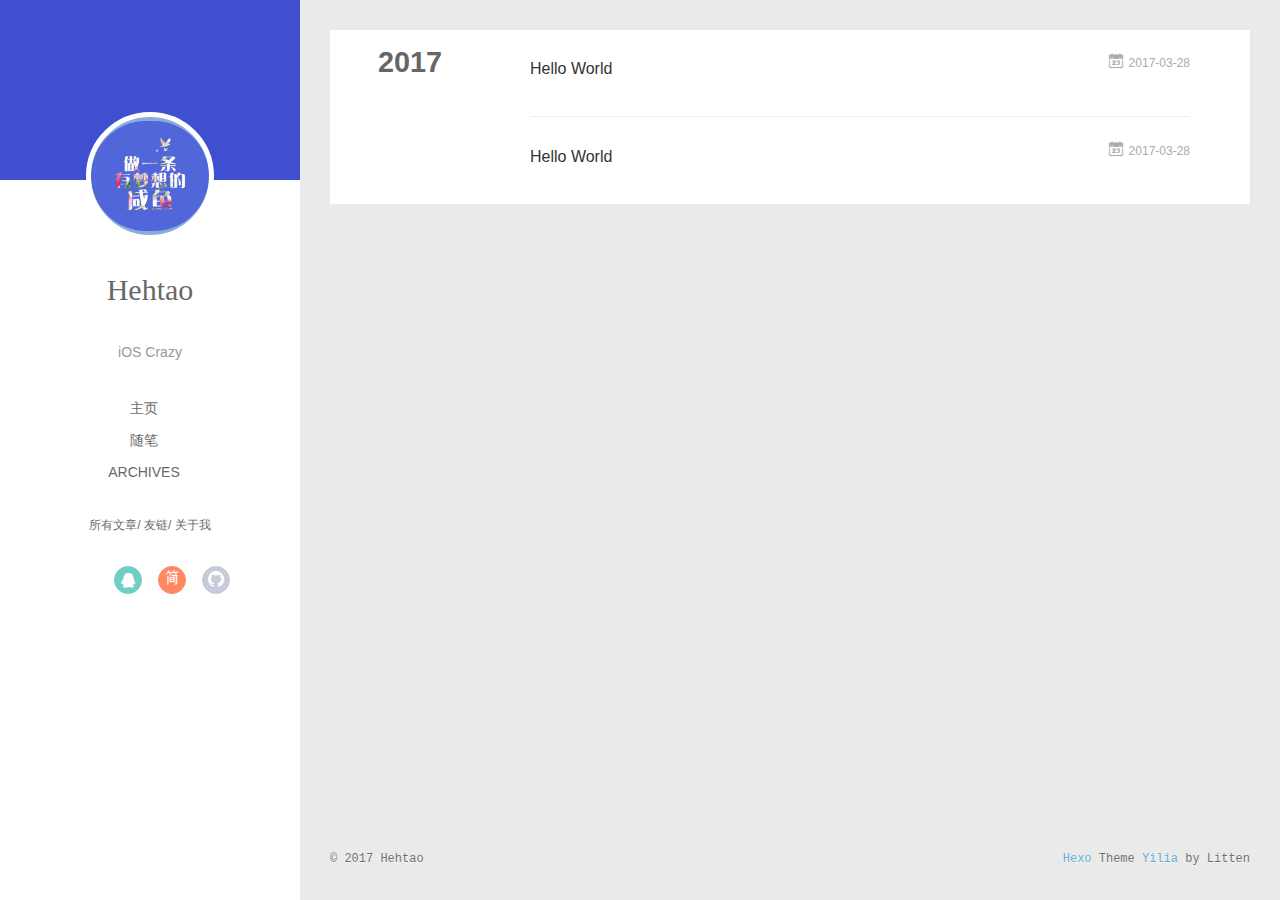
<file: archives/2017/index.html>
<!DOCTYPE html>
<html>
<head>
  <meta charset="utf-8">
  
  <meta name="renderer" content="webkit">
  <meta http-equiv="X-UA-Compatible" content="IE=edge" >
  <link rel="dns-prefetch" href="https://hehtao.github.io">
  <title>Archives: 2017 | Hehtao的博客</title>
  <meta name="viewport" content="width=device-width, initial-scale=1, maximum-scale=1">
  <meta name="description" content="EMTELAD">
<meta property="og:type" content="website">
<meta property="og:title" content="Hehtao的博客">
<meta property="og:url" content="https://hehtao.github.io/archives/2017/index.html">
<meta property="og:site_name" content="Hehtao的博客">
<meta property="og:description" content="EMTELAD">
<meta name="twitter:card" content="summary">
<meta name="twitter:title" content="Hehtao的博客">
<meta name="twitter:description" content="EMTELAD">
  
    <link rel="alternative" href="/atom.xml" title="Hehtao的博客" type="application/atom+xml">
  
  
    <link rel="icon" href="/favicon.png">
  
  <link rel="stylesheet" type="text/css" href="/./main.234bc0.css">
  <style type="text/css">
  
    #container.show {
      background: linear-gradient(200deg,#a0cfe4,#e8c37e);
    }
  </style>
  

  

</head>

<body>
  <div id="container" q-class="show:isCtnShow">
    <canvas id="anm-canvas" class="anm-canvas"></canvas>
    <div class="left-col" q-class="show:isShow">
      
<div class="overlay" style="background: #404ED0"></div>
<div class="intrude-less">
	<header id="header" class="inner">
		<a href="/" class="profilepic">
			<img src="/img/avatar.png" class="js-avatar">
		</a>
		<hgroup>
		  <h1 class="header-author"><a href="/">Hehtao</a></h1>
		</hgroup>
		
		<p class="header-subtitle">iOS Crazy</p>
		

		<nav class="header-menu">
			<ul>
			
				<li><a href="/">主页</a></li>
	        
				<li><a href="/tags/随笔/">随笔</a></li>
	        
				<li><a href="/archives">archives</a></li>
	        
			</ul>
		</nav>
		<nav class="header-smart-menu">
    		
    			
    			<a q-on="click: openSlider(e, 'innerArchive')" href="javascript:void(0)">所有文章</a>
    			
            
    			
    			<a q-on="click: openSlider(e, 'friends')" href="javascript:void(0)">友链</a>
    			
            
    			
    			<a q-on="click: openSlider(e, 'aboutme')" href="javascript:void(0)">关于我</a>
    			
            
		</nav>
		<nav class="header-nav">
			<div class="social">
				
					<a class="sina" target="_blank" href="http://blog.sina.com.cn/u/2631343703" title="sina"><i class="icon-sina"></i></a>
		        
					<a class="qq" target="_blank" href="http://blog.sina.com.cn/u/2631343703" title="qq"><i class="icon-qq"></i></a>
		        
					<a class="jianshu" target="_blank" href="http://www.jianshu.com/u/471312f45b9f" title="jianshu"><i class="icon-jianshu"></i></a>
		        
					<a class="github" target="_blank" href="https://github.com/hehtao" title="github"><i class="icon-github"></i></a>
		        
			</div>
		</nav>
	</header>		
</div>

    </div>
    <div class="mid-col" q-class="show:isShow,hide:isShow|isFalse">
      
<nav id="mobile-nav">
  	<div class="overlay js-overlay" style="background: #404ED0"></div>
	<div class="btnctn js-mobile-btnctn">
  		<div class="slider-trigger list" q-on="click: openSlider(e)"><i class="icon icon-sort"></i></div>
	</div>
	<div class="intrude-less">
		<header id="header" class="inner">
			<div class="profilepic">
				<img src="/img/avatar.png" class="js-avatar">
			</div>
			<hgroup>
			  <h1 class="header-author js-header-author">Hehtao</h1>
			</hgroup>
			
			<p class="header-subtitle"><i class="icon icon-quo-left"></i>iOS Crazy<i class="icon icon-quo-right"></i></p>
			
			
			
				
			
				
			
				
			
			
			
			<nav class="header-nav">
				<div class="social">
					
						<a class="sina" target="_blank" href="http://blog.sina.com.cn/u/2631343703" title="sina"><i class="icon-sina"></i></a>
			        
						<a class="qq" target="_blank" href="http://blog.sina.com.cn/u/2631343703" title="qq"><i class="icon-qq"></i></a>
			        
						<a class="jianshu" target="_blank" href="http://www.jianshu.com/u/471312f45b9f" title="jianshu"><i class="icon-jianshu"></i></a>
			        
						<a class="github" target="_blank" href="https://github.com/hehtao" title="github"><i class="icon-github"></i></a>
			        
				</div>
			</nav>

			<nav class="header-menu js-header-menu">
				<ul style="width: 70%">
				
				
					<li style="width: 33.333333333333336%"><a href="/">主页</a></li>
		        
					<li style="width: 33.333333333333336%"><a href="/tags/随笔/">随笔</a></li>
		        
					<li style="width: 33.333333333333336%"><a href="/archives">archives</a></li>
		        
				</ul>
			</nav>
		</header>				
	</div>
	<div class="mobile-mask" style="display:none" q-show="isShow"></div>
</nav>

      <div id="wrapper" class="body-wrap">
        <div class="menu-l">
          <div class="canvas-wrap">
            <canvas data-colors="#eaeaea" data-sectionHeight="100" data-contentId="js-content" id="myCanvas1" class="anm-canvas"></canvas>
          </div>
          <div id="js-content" class="content-ll">
            
  
  
    
    
      
      
      <section class="archives-wrap">
        <div class="archive-year-wrap">
          <a href="/archives/2017" class="archive-year">2017</a>
        </div>
        <div class="archives">
    
    <article class="archive-article archive-type-post">
  <div class="archive-article-inner">
    <header class="archive-article-header">
      	<div class="article-meta">
	      	<a href="/2017/03/28/article-title/" class="archive-article-date">
  	<time datetime="2017-03-28T04:54:40.000Z" itemprop="datePublished"><i class="icon-calendar icon"></i>2017-03-28</time>
</a>
        </div>
    	 
  
    <h1 itemprop="name">
      <a class="archive-article-title" href="/2017/03/28/article-title/">Hello World</a>
    </h1>
  

        <div class="article-info info-on-right">
          
          

        </div>
        <div class="clearfix"></div>
    </header>
  </div>
</article>
  
    
    
    <article class="archive-article archive-type-post">
  <div class="archive-article-inner">
    <header class="archive-article-header">
      	<div class="article-meta">
	      	<a href="/2017/03/28/hello-world/" class="archive-article-date">
  	<time datetime="2017-03-28T02:48:53.000Z" itemprop="datePublished"><i class="icon-calendar icon"></i>2017-03-28</time>
</a>
        </div>
    	 
  
    <h1 itemprop="name">
      <a class="archive-article-title" href="/2017/03/28/hello-world/">Hello World</a>
    </h1>
  

        <div class="article-info info-on-right">
          
          

        </div>
        <div class="clearfix"></div>
    </header>
  </div>
</article>
  
  
    </div></section>
  

    


          </div>
        </div>
      </div>
      <footer id="footer">
  <div class="outer">
    <div id="footer-info">
    	<div class="footer-left">
    		&copy; 2017 Hehtao
    	</div>
      	<div class="footer-right">
      		<a href="http://hexo.io/" target="_blank">Hexo</a>  Theme <a href="https://github.com/litten/hexo-theme-yilia" target="_blank">Yilia</a> by Litten
      	</div>
    </div>
  </div>
</footer>
    </div>
    <script>
	var yiliaConfig = {
		mathjax: false,
		isHome: false,
		isPost: false,
		isArchive: true,
		isTag: false,
		isCategory: false,
		open_in_new: false,
		root: "/",
		innerArchive: true,
		showTags: false
	}
</script>

<script>!function(t){function n(r){if(e[r])return e[r].exports;var o=e[r]={exports:{},id:r,loaded:!1};return t[r].call(o.exports,o,o.exports,n),o.loaded=!0,o.exports}var e={};return n.m=t,n.c=e,n.p="./",n(0)}([function(t,n,e){"use strict";function r(t){return t&&t.__esModule?t:{default:t}}function o(t,n){var e=/\/|index.html/g;return t.replace(e,"")===n.replace(e,"")}function i(){for(var t=document.querySelectorAll(".js-header-menu li a"),n=window.location.pathname,e=0,r=t.length;e<r;e++){var i=t[e];o(n,i.getAttribute("href"))&&(0,d.default)(i,"active")}}function u(t){for(var n=t.offsetLeft,e=t.offsetParent;null!==e;)n+=e.offsetLeft,e=e.offsetParent;return n}function f(t){for(var n=t.offsetTop,e=t.offsetParent;null!==e;)n+=e.offsetTop,e=e.offsetParent;return n}function c(t,n,e,r,o){var i=u(t),c=f(t)-n;if(c-e<=o){var a=t.$newDom;a||(a=t.cloneNode(!0),(0,h.default)(t,a),t.$newDom=a,a.style.position="fixed",a.style.top=(e||c)+"px",a.style.left=i+"px",a.style.zIndex=r||2,a.style.width="100%",a.style.color="#fff"),a.style.visibility="visible",t.style.visibility="hidden"}else{t.style.visibility="visible";var s=t.$newDom;s&&(s.style.visibility="hidden")}}function a(){var t=document.querySelector(".js-overlay"),n=document.querySelector(".js-header-menu");c(t,document.body.scrollTop,-63,2,0),c(n,document.body.scrollTop,1,3,0)}function s(){document.querySelector("#container").addEventListener("scroll",function(t){a()}),window.addEventListener("scroll",function(t){a()}),a()}function l(){x.default.versions.mobile&&window.screen.width<800&&(i(),s())}var p=e(71),d=r(p),v=e(72),y=(r(v),e(84)),h=r(y),b=e(69),x=r(b),m=e(75),g=r(m),w=e(70);l(),(0,w.addLoadEvent)(function(){g.default.init()}),t.exports={}},function(t,n){var e=t.exports="undefined"!=typeof window&&window.Math==Math?window:"undefined"!=typeof self&&self.Math==Math?self:Function("return this")();"number"==typeof __g&&(__g=e)},function(t,n){var e={}.hasOwnProperty;t.exports=function(t,n){return e.call(t,n)}},function(t,n,e){var r=e(49),o=e(15);t.exports=function(t){return r(o(t))}},function(t,n,e){t.exports=!e(8)(function(){return 7!=Object.defineProperty({},"a",{get:function(){return 7}}).a})},function(t,n,e){var r=e(6),o=e(12);t.exports=e(4)?function(t,n,e){return r.f(t,n,o(1,e))}:function(t,n,e){return t[n]=e,t}},function(t,n,e){var r=e(10),o=e(30),i=e(24),u=Object.defineProperty;n.f=e(4)?Object.defineProperty:function(t,n,e){if(r(t),n=i(n,!0),r(e),o)try{return u(t,n,e)}catch(t){}if("get"in e||"set"in e)throw TypeError("Accessors not supported!");return"value"in e&&(t[n]=e.value),t}},function(t,n,e){var r=e(22)("wks"),o=e(13),i=e(1).Symbol,u="function"==typeof i,f=t.exports=function(t){return r[t]||(r[t]=u&&i[t]||(u?i:o)("Symbol."+t))};f.store=r},function(t,n){t.exports=function(t){try{return!!t()}catch(t){return!0}}},function(t,n,e){var r=e(35),o=e(16);t.exports=Object.keys||function(t){return r(t,o)}},function(t,n,e){var r=e(11);t.exports=function(t){if(!r(t))throw TypeError(t+" is not an object!");return t}},function(t,n){t.exports=function(t){return"object"==typeof t?null!==t:"function"==typeof t}},function(t,n){t.exports=function(t,n){return{enumerable:!(1&t),configurable:!(2&t),writable:!(4&t),value:n}}},function(t,n){var e=0,r=Math.random();t.exports=function(t){return"Symbol(".concat(void 0===t?"":t,")_",(++e+r).toString(36))}},function(t,n){var e=t.exports={version:"2.4.0"};"number"==typeof __e&&(__e=e)},function(t,n){t.exports=function(t){if(void 0==t)throw TypeError("Can't call method on  "+t);return t}},function(t,n){t.exports="constructor,hasOwnProperty,isPrototypeOf,propertyIsEnumerable,toLocaleString,toString,valueOf".split(",")},function(t,n){t.exports={}},function(t,n){t.exports=!0},function(t,n){n.f={}.propertyIsEnumerable},function(t,n,e){var r=e(6).f,o=e(2),i=e(7)("toStringTag");t.exports=function(t,n,e){t&&!o(t=e?t:t.prototype,i)&&r(t,i,{configurable:!0,value:n})}},function(t,n,e){var r=e(22)("keys"),o=e(13);t.exports=function(t){return r[t]||(r[t]=o(t))}},function(t,n,e){var r=e(1),o="__core-js_shared__",i=r[o]||(r[o]={});t.exports=function(t){return i[t]||(i[t]={})}},function(t,n){var e=Math.ceil,r=Math.floor;t.exports=function(t){return isNaN(t=+t)?0:(t>0?r:e)(t)}},function(t,n,e){var r=e(11);t.exports=function(t,n){if(!r(t))return t;var e,o;if(n&&"function"==typeof(e=t.toString)&&!r(o=e.call(t)))return o;if("function"==typeof(e=t.valueOf)&&!r(o=e.call(t)))return o;if(!n&&"function"==typeof(e=t.toString)&&!r(o=e.call(t)))return o;throw TypeError("Can't convert object to primitive value")}},function(t,n,e){var r=e(1),o=e(14),i=e(18),u=e(26),f=e(6).f;t.exports=function(t){var n=o.Symbol||(o.Symbol=i?{}:r.Symbol||{});"_"==t.charAt(0)||t in n||f(n,t,{value:u.f(t)})}},function(t,n,e){n.f=e(7)},function(t,n,e){var r=e(1),o=e(14),i=e(46),u=e(5),f="prototype",c=function(t,n,e){var a,s,l,p=t&c.F,d=t&c.G,v=t&c.S,y=t&c.P,h=t&c.B,b=t&c.W,x=d?o:o[n]||(o[n]={}),m=x[f],g=d?r:v?r[n]:(r[n]||{})[f];d&&(e=n);for(a in e)s=!p&&g&&void 0!==g[a],s&&a in x||(l=s?g[a]:e[a],x[a]=d&&"function"!=typeof g[a]?e[a]:h&&s?i(l,r):b&&g[a]==l?function(t){var n=function(n,e,r){if(this instanceof t){switch(arguments.length){case 0:return new t;case 1:return new t(n);case 2:return new t(n,e)}return new t(n,e,r)}return t.apply(this,arguments)};return n[f]=t[f],n}(l):y&&"function"==typeof l?i(Function.call,l):l,y&&((x.virtual||(x.virtual={}))[a]=l,t&c.R&&m&&!m[a]&&u(m,a,l)))};c.F=1,c.G=2,c.S=4,c.P=8,c.B=16,c.W=32,c.U=64,c.R=128,t.exports=c},function(t,n){var e={}.toString;t.exports=function(t){return e.call(t).slice(8,-1)}},function(t,n,e){var r=e(11),o=e(1).document,i=r(o)&&r(o.createElement);t.exports=function(t){return i?o.createElement(t):{}}},function(t,n,e){t.exports=!e(4)&&!e(8)(function(){return 7!=Object.defineProperty(e(29)("div"),"a",{get:function(){return 7}}).a})},function(t,n,e){"use strict";var r=e(18),o=e(27),i=e(36),u=e(5),f=e(2),c=e(17),a=e(51),s=e(20),l=e(58),p=e(7)("iterator"),d=!([].keys&&"next"in[].keys()),v="@@iterator",y="keys",h="values",b=function(){return this};t.exports=function(t,n,e,x,m,g,w){a(e,n,x);var O,S,_,j=function(t){if(!d&&t in A)return A[t];switch(t){case y:return function(){return new e(this,t)};case h:return function(){return new e(this,t)}}return function(){return new e(this,t)}},P=n+" Iterator",E=m==h,M=!1,A=t.prototype,T=A[p]||A[v]||m&&A[m],L=T||j(m),N=m?E?j("entries"):L:void 0,C="Array"==n?A.entries||T:T;if(C&&(_=l(C.call(new t)),_!==Object.prototype&&(s(_,P,!0),r||f(_,p)||u(_,p,b))),E&&T&&T.name!==h&&(M=!0,L=function(){return T.call(this)}),r&&!w||!d&&!M&&A[p]||u(A,p,L),c[n]=L,c[P]=b,m)if(O={values:E?L:j(h),keys:g?L:j(y),entries:N},w)for(S in O)S in A||i(A,S,O[S]);else o(o.P+o.F*(d||M),n,O);return O}},function(t,n,e){var r=e(10),o=e(55),i=e(16),u=e(21)("IE_PROTO"),f=function(){},c="prototype",a=function(){var t,n=e(29)("iframe"),r=i.length,o="<",u=">";for(n.style.display="none",e(48).appendChild(n),n.src="javascript:",t=n.contentWindow.document,t.open(),t.write(o+"script"+u+"document.F=Object"+o+"/script"+u),t.close(),a=t.F;r--;)delete a[c][i[r]];return a()};t.exports=Object.create||function(t,n){var e;return null!==t?(f[c]=r(t),e=new f,f[c]=null,e[u]=t):e=a(),void 0===n?e:o(e,n)}},function(t,n,e){var r=e(35),o=e(16).concat("length","prototype");n.f=Object.getOwnPropertyNames||function(t){return r(t,o)}},function(t,n){n.f=Object.getOwnPropertySymbols},function(t,n,e){var r=e(2),o=e(3),i=e(45)(!1),u=e(21)("IE_PROTO");t.exports=function(t,n){var e,f=o(t),c=0,a=[];for(e in f)e!=u&&r(f,e)&&a.push(e);for(;n.length>c;)r(f,e=n[c++])&&(~i(a,e)||a.push(e));return a}},function(t,n,e){t.exports=e(5)},function(t,n,e){var r=e(15);t.exports=function(t){return Object(r(t))}},function(t,n,e){t.exports={default:e(41),__esModule:!0}},function(t,n,e){t.exports={default:e(42),__esModule:!0}},function(t,n,e){"use strict";function r(t){return t&&t.__esModule?t:{default:t}}n.__esModule=!0;var o=e(39),i=r(o),u=e(38),f=r(u),c="function"==typeof f.default&&"symbol"==typeof i.default?function(t){return typeof t}:function(t){return t&&"function"==typeof f.default&&t.constructor===f.default&&t!==f.default.prototype?"symbol":typeof t};n.default="function"==typeof f.default&&"symbol"===c(i.default)?function(t){return"undefined"==typeof t?"undefined":c(t)}:function(t){return t&&"function"==typeof f.default&&t.constructor===f.default&&t!==f.default.prototype?"symbol":"undefined"==typeof t?"undefined":c(t)}},function(t,n,e){e(65),e(63),e(66),e(67),t.exports=e(14).Symbol},function(t,n,e){e(64),e(68),t.exports=e(26).f("iterator")},function(t,n){t.exports=function(t){if("function"!=typeof t)throw TypeError(t+" is not a function!");return t}},function(t,n){t.exports=function(){}},function(t,n,e){var r=e(3),o=e(61),i=e(60);t.exports=function(t){return function(n,e,u){var f,c=r(n),a=o(c.length),s=i(u,a);if(t&&e!=e){for(;a>s;)if(f=c[s++],f!=f)return!0}else for(;a>s;s++)if((t||s in c)&&c[s]===e)return t||s||0;return!t&&-1}}},function(t,n,e){var r=e(43);t.exports=function(t,n,e){if(r(t),void 0===n)return t;switch(e){case 1:return function(e){return t.call(n,e)};case 2:return function(e,r){return t.call(n,e,r)};case 3:return function(e,r,o){return t.call(n,e,r,o)}}return function(){return t.apply(n,arguments)}}},function(t,n,e){var r=e(9),o=e(34),i=e(19);t.exports=function(t){var n=r(t),e=o.f;if(e)for(var u,f=e(t),c=i.f,a=0;f.length>a;)c.call(t,u=f[a++])&&n.push(u);return n}},function(t,n,e){t.exports=e(1).document&&document.documentElement},function(t,n,e){var r=e(28);t.exports=Object("z").propertyIsEnumerable(0)?Object:function(t){return"String"==r(t)?t.split(""):Object(t)}},function(t,n,e){var r=e(28);t.exports=Array.isArray||function(t){return"Array"==r(t)}},function(t,n,e){"use strict";var r=e(32),o=e(12),i=e(20),u={};e(5)(u,e(7)("iterator"),function(){return this}),t.exports=function(t,n,e){t.prototype=r(u,{next:o(1,e)}),i(t,n+" Iterator")}},function(t,n){t.exports=function(t,n){return{value:n,done:!!t}}},function(t,n,e){var r=e(9),o=e(3);t.exports=function(t,n){for(var e,i=o(t),u=r(i),f=u.length,c=0;f>c;)if(i[e=u[c++]]===n)return e}},function(t,n,e){var r=e(13)("meta"),o=e(11),i=e(2),u=e(6).f,f=0,c=Object.isExtensible||function(){return!0},a=!e(8)(function(){return c(Object.preventExtensions({}))}),s=function(t){u(t,r,{value:{i:"O"+ ++f,w:{}}})},l=function(t,n){if(!o(t))return"symbol"==typeof t?t:("string"==typeof t?"S":"P")+t;if(!i(t,r)){if(!c(t))return"F";if(!n)return"E";s(t)}return t[r].i},p=function(t,n){if(!i(t,r)){if(!c(t))return!0;if(!n)return!1;s(t)}return t[r].w},d=function(t){return a&&v.NEED&&c(t)&&!i(t,r)&&s(t),t},v=t.exports={KEY:r,NEED:!1,fastKey:l,getWeak:p,onFreeze:d}},function(t,n,e){var r=e(6),o=e(10),i=e(9);t.exports=e(4)?Object.defineProperties:function(t,n){o(t);for(var e,u=i(n),f=u.length,c=0;f>c;)r.f(t,e=u[c++],n[e]);return t}},function(t,n,e){var r=e(19),o=e(12),i=e(3),u=e(24),f=e(2),c=e(30),a=Object.getOwnPropertyDescriptor;n.f=e(4)?a:function(t,n){if(t=i(t),n=u(n,!0),c)try{return a(t,n)}catch(t){}if(f(t,n))return o(!r.f.call(t,n),t[n])}},function(t,n,e){var r=e(3),o=e(33).f,i={}.toString,u="object"==typeof window&&window&&Object.getOwnPropertyNames?Object.getOwnPropertyNames(window):[],f=function(t){try{return o(t)}catch(t){return u.slice()}};t.exports.f=function(t){return u&&"[object Window]"==i.call(t)?f(t):o(r(t))}},function(t,n,e){var r=e(2),o=e(37),i=e(21)("IE_PROTO"),u=Object.prototype;t.exports=Object.getPrototypeOf||function(t){return t=o(t),r(t,i)?t[i]:"function"==typeof t.constructor&&t instanceof t.constructor?t.constructor.prototype:t instanceof Object?u:null}},function(t,n,e){var r=e(23),o=e(15);t.exports=function(t){return function(n,e){var i,u,f=String(o(n)),c=r(e),a=f.length;return c<0||c>=a?t?"":void 0:(i=f.charCodeAt(c),i<55296||i>56319||c+1===a||(u=f.charCodeAt(c+1))<56320||u>57343?t?f.charAt(c):i:t?f.slice(c,c+2):(i-55296<<10)+(u-56320)+65536)}}},function(t,n,e){var r=e(23),o=Math.max,i=Math.min;t.exports=function(t,n){return t=r(t),t<0?o(t+n,0):i(t,n)}},function(t,n,e){var r=e(23),o=Math.min;t.exports=function(t){return t>0?o(r(t),9007199254740991):0}},function(t,n,e){"use strict";var r=e(44),o=e(52),i=e(17),u=e(3);t.exports=e(31)(Array,"Array",function(t,n){this._t=u(t),this._i=0,this._k=n},function(){var t=this._t,n=this._k,e=this._i++;return!t||e>=t.length?(this._t=void 0,o(1)):"keys"==n?o(0,e):"values"==n?o(0,t[e]):o(0,[e,t[e]])},"values"),i.Arguments=i.Array,r("keys"),r("values"),r("entries")},function(t,n){},function(t,n,e){"use strict";var r=e(59)(!0);e(31)(String,"String",function(t){this._t=String(t),this._i=0},function(){var t,n=this._t,e=this._i;return e>=n.length?{value:void 0,done:!0}:(t=r(n,e),this._i+=t.length,{value:t,done:!1})})},function(t,n,e){"use strict";var r=e(1),o=e(2),i=e(4),u=e(27),f=e(36),c=e(54).KEY,a=e(8),s=e(22),l=e(20),p=e(13),d=e(7),v=e(26),y=e(25),h=e(53),b=e(47),x=e(50),m=e(10),g=e(3),w=e(24),O=e(12),S=e(32),_=e(57),j=e(56),P=e(6),E=e(9),M=j.f,A=P.f,T=_.f,L=r.Symbol,N=r.JSON,C=N&&N.stringify,k="prototype",F=d("_hidden"),q=d("toPrimitive"),I={}.propertyIsEnumerable,B=s("symbol-registry"),D=s("symbols"),W=s("op-symbols"),H=Object[k],K="function"==typeof L,R=r.QObject,J=!R||!R[k]||!R[k].findChild,U=i&&a(function(){return 7!=S(A({},"a",{get:function(){return A(this,"a",{value:7}).a}})).a})?function(t,n,e){var r=M(H,n);r&&delete H[n],A(t,n,e),r&&t!==H&&A(H,n,r)}:A,G=function(t){var n=D[t]=S(L[k]);return n._k=t,n},$=K&&"symbol"==typeof L.iterator?function(t){return"symbol"==typeof t}:function(t){return t instanceof L},z=function(t,n,e){return t===H&&z(W,n,e),m(t),n=w(n,!0),m(e),o(D,n)?(e.enumerable?(o(t,F)&&t[F][n]&&(t[F][n]=!1),e=S(e,{enumerable:O(0,!1)})):(o(t,F)||A(t,F,O(1,{})),t[F][n]=!0),U(t,n,e)):A(t,n,e)},Y=function(t,n){m(t);for(var e,r=b(n=g(n)),o=0,i=r.length;i>o;)z(t,e=r[o++],n[e]);return t},Q=function(t,n){return void 0===n?S(t):Y(S(t),n)},X=function(t){var n=I.call(this,t=w(t,!0));return!(this===H&&o(D,t)&&!o(W,t))&&(!(n||!o(this,t)||!o(D,t)||o(this,F)&&this[F][t])||n)},V=function(t,n){if(t=g(t),n=w(n,!0),t!==H||!o(D,n)||o(W,n)){var e=M(t,n);return!e||!o(D,n)||o(t,F)&&t[F][n]||(e.enumerable=!0),e}},Z=function(t){for(var n,e=T(g(t)),r=[],i=0;e.length>i;)o(D,n=e[i++])||n==F||n==c||r.push(n);return r},tt=function(t){for(var n,e=t===H,r=T(e?W:g(t)),i=[],u=0;r.length>u;)!o(D,n=r[u++])||e&&!o(H,n)||i.push(D[n]);return i};K||(L=function(){if(this instanceof L)throw TypeError("Symbol is not a constructor!");var t=p(arguments.length>0?arguments[0]:void 0),n=function(e){this===H&&n.call(W,e),o(this,F)&&o(this[F],t)&&(this[F][t]=!1),U(this,t,O(1,e))};return i&&J&&U(H,t,{configurable:!0,set:n}),G(t)},f(L[k],"toString",function(){return this._k}),j.f=V,P.f=z,e(33).f=_.f=Z,e(19).f=X,e(34).f=tt,i&&!e(18)&&f(H,"propertyIsEnumerable",X,!0),v.f=function(t){return G(d(t))}),u(u.G+u.W+u.F*!K,{Symbol:L});for(var nt="hasInstance,isConcatSpreadable,iterator,match,replace,search,species,split,toPrimitive,toStringTag,unscopables".split(","),et=0;nt.length>et;)d(nt[et++]);for(var nt=E(d.store),et=0;nt.length>et;)y(nt[et++]);u(u.S+u.F*!K,"Symbol",{for:function(t){return o(B,t+="")?B[t]:B[t]=L(t)},keyFor:function(t){if($(t))return h(B,t);throw TypeError(t+" is not a symbol!")},useSetter:function(){J=!0},useSimple:function(){J=!1}}),u(u.S+u.F*!K,"Object",{create:Q,defineProperty:z,defineProperties:Y,getOwnPropertyDescriptor:V,getOwnPropertyNames:Z,getOwnPropertySymbols:tt}),N&&u(u.S+u.F*(!K||a(function(){var t=L();return"[null]"!=C([t])||"{}"!=C({a:t})||"{}"!=C(Object(t))})),"JSON",{stringify:function(t){if(void 0!==t&&!$(t)){for(var n,e,r=[t],o=1;arguments.length>o;)r.push(arguments[o++]);return n=r[1],"function"==typeof n&&(e=n),!e&&x(n)||(n=function(t,n){if(e&&(n=e.call(this,t,n)),!$(n))return n}),r[1]=n,C.apply(N,r)}}}),L[k][q]||e(5)(L[k],q,L[k].valueOf),l(L,"Symbol"),l(Math,"Math",!0),l(r.JSON,"JSON",!0)},function(t,n,e){e(25)("asyncIterator")},function(t,n,e){e(25)("observable")},function(t,n,e){e(62);for(var r=e(1),o=e(5),i=e(17),u=e(7)("toStringTag"),f=["NodeList","DOMTokenList","MediaList","StyleSheetList","CSSRuleList"],c=0;c<5;c++){var a=f[c],s=r[a],l=s&&s.prototype;l&&!l[u]&&o(l,u,a),i[a]=i.Array}},function(t,n){"use strict";var e={versions:function(){var t=window.navigator.userAgent;return{trident:t.indexOf("Trident")>-1,presto:t.indexOf("Presto")>-1,webKit:t.indexOf("AppleWebKit")>-1,gecko:t.indexOf("Gecko")>-1&&t.indexOf("KHTML")==-1,mobile:!!t.match(/AppleWebKit.*Mobile.*/),ios:!!t.match(/\(i[^;]+;( U;)? CPU.+Mac OS X/),android:t.indexOf("Android")>-1||t.indexOf("Linux")>-1,iPhone:t.indexOf("iPhone")>-1||t.indexOf("Mac")>-1,iPad:t.indexOf("iPad")>-1,webApp:t.indexOf("Safari")==-1,weixin:t.indexOf("MicroMessenger")==-1}}()};t.exports=e},function(t,n,e){"use strict";function r(t){return t&&t.__esModule?t:{default:t}}var o=e(40),i=r(o),u=function(){function t(t,n,e){return n||e?String.fromCharCode(n||e):o[t]||t}function n(t){return l[t]}var e=/&quot;|&lt;|&gt;|&amp;|&nbsp;|&apos;|&#(\d+);|&#(\d+)/g,r=/['<> "&]/g,o={"&quot;":'"',"&lt;":"<","&gt;":">","&amp;":"&","&nbsp;":" "},f=/\u00a0/g,c=/<br\s*\/?>/gi,a=/\r?\n/g,s=/\s/g,l={};for(var p in o)l[o[p]]=p;return o["&apos;"]="'",l["'"]="&#39;",{encode:function(t){return t?(""+t).replace(r,n).replace(a,"<br/>").replace(s,"&nbsp;"):""},decode:function(n){return n?(""+n).replace(c,"\n").replace(e,t).replace(f," "):""},encodeBase16:function(t){if(!t)return t;t+="";for(var n=[],e=0,r=t.length;r>e;e++)n.push(t.charCodeAt(e).toString(16).toUpperCase());return n.join("")},encodeBase16forJSON:function(t){if(!t)return t;t=t.replace(/[\u4E00-\u9FBF]/gi,function(t){return escape(t).replace("%u","\\u")});for(var n=[],e=0,r=t.length;r>e;e++)n.push(t.charCodeAt(e).toString(16).toUpperCase());return n.join("")},decodeBase16:function(t){if(!t)return t;t+="";for(var n=[],e=0,r=t.length;r>e;e+=2)n.push(String.fromCharCode("0x"+t.slice(e,e+2)));return n.join("")},encodeObject:function(t){if(t instanceof Array)for(var n=0,e=t.length;e>n;n++)t[n]=u.encodeObject(t[n]);else if("object"==("undefined"==typeof t?"undefined":(0,i.default)(t)))for(var r in t)t[r]=u.encodeObject(t[r]);else if("string"==typeof t)return u.encode(t);return t},loadScript:function(t){var n=document.createElement("script");document.getElementsByTagName("body")[0].appendChild(n),n.setAttribute("src",t)},addLoadEvent:function(t){var n=window.onload;"function"!=typeof window.onload?window.onload=t:window.onload=function(){n(),t()}}}}();t.exports=u},function(t,n){function e(t,n){t.classList?t.classList.add(n):t.className+=" "+n}t.exports=e},function(t,n){function e(t,n){if(t.classList)t.classList.remove(n);else{var e=new RegExp("(^|\\b)"+n.split(" ").join("|")+"(\\b|$)","gi");t.className=t.className.replace(e," ")}}t.exports=e},,,function(t,n){"use strict";function e(){var t=document.querySelector("#page-nav");if(t&&!document.querySelector("#page-nav .extend.prev")&&(t.innerHTML='<a class="extend prev disabled" rel="prev">&laquo; Prev</a>'+t.innerHTML),t&&!document.querySelector("#page-nav .extend.next")&&(t.innerHTML=t.innerHTML+'<a class="extend next disabled" rel="next">Next &raquo;</a>'),yiliaConfig&&yiliaConfig.open_in_new){var n=document.querySelectorAll(".article-entry a:not(.article-more-a)");n.forEach(function(t){t.setAttribute("target","_blank")})}var e=document.querySelector("#js-aboutme");e&&0!==e.length&&(e.innerHTML=e.innerText)}t.exports={init:e}},,,,,,,,,function(t,n){function e(t,n){if("string"==typeof n)return t.insertAdjacentHTML("afterend",n);var e=t.nextSibling;return e?t.parentNode.insertBefore(n,e):t.parentNode.appendChild(n)}t.exports=e}])</script><script src="/./main.234bc0.js"></script><script>!function(){var e=function(e){var t=document.createElement("script");document.getElementsByTagName("body")[0].appendChild(t),t.setAttribute("src",e)};e("/slider.885efe.js")}()</script>


    
<div class="tools-col" q-class="show:isShow,hide:isShow|isFalse" q-on="click:stop(e)">
  <div class="tools-nav header-menu">
    
    
      
      
      
    
      
      
      
    
      
      
      
    
    

    <ul style="width: 70%">
    
    
      
      <li style="width: 33.333333333333336%" q-on="click: openSlider(e, 'innerArchive')"><a href="javascript:void(0)" q-class="active:innerArchive">所有文章</a></li>
      
        
      
      <li style="width: 33.333333333333336%" q-on="click: openSlider(e, 'friends')"><a href="javascript:void(0)" q-class="active:friends">友链</a></li>
      
        
      
      <li style="width: 33.333333333333336%" q-on="click: openSlider(e, 'aboutme')"><a href="javascript:void(0)" q-class="active:aboutme">关于我</a></li>
      
        
    </ul>
  </div>
  <div class="tools-wrap">
    
    	<section class="tools-section tools-section-all" q-show="innerArchive">
        <div class="search-wrap">
          <input class="search-ipt" q-model="search" type="text" placeholder="find something…">
          <i class="icon-search icon" q-show="search|isEmptyStr"></i>
          <i class="icon-close icon" q-show="search|isNotEmptyStr" q-on="click:clearChose(e)"></i>
        </div>
        <div class="widget tagcloud search-tag">
          <p class="search-tag-wording">tag:</p>
          <label class="search-switch">
            <input type="checkbox" q-on="click:toggleTag(e)" q-attr="checked:showTags">
          </label>
          <ul class="article-tag-list" q-show="showTags">
            
            <div class="clearfix"></div>
          </ul>
        </div>
        <ul class="search-ul">
          <p q-show="jsonFail" style="padding: 20px; font-size: 12px;">
            缺失模块。<br/>1、在博客根目录（注意不是yilia根目录）执行以下命令：<br/> npm i hexo-generator-json-content --save<br/><br/>
            2、在根目录_config.yml里添加配置：
<pre style="font-size: 12px;" q-show="jsonFail">
  jsonContent:
    meta: false
    pages: false
    posts:
      title: true
      date: true
      path: true
      text: true
      raw: false
      content: false
      slug: false
      updated: false
      comments: false
      link: false
      permalink: false
      excerpt: false
      categories: false
      tags: true
</pre>
          </p>
          <li class="search-li" q-repeat="items" q-show="isShow">
            <a q-attr="href:path|urlformat" class="search-title"><i class="icon-quo-left icon"></i><span q-text="title"></span></a>
            <p class="search-time">
              <i class="icon-calendar icon"></i>
              <span q-text="date|dateformat"></span>
            </p>
            <p class="search-tag">
              <i class="icon-price-tags icon"></i>
              <span q-repeat="tags" q-on="click:choseTag(e, name)" q-text="name|tagformat"></span>
            </p>
          </li>
        </ul>
    	</section>
    

    
    	<section class="tools-section tools-section-friends" q-show="friends">
  		
        <ul class="search-ul">
          
            <li class="search-li">
              <a href="http://www.jianshu.com/u/471312f45b9f" target="_blank" class="search-title"><i class="icon-quo-left icon"></i>简书地址</a>
            </li>
          
            <li class="search-li">
              <a href="http://blog.sina.com.cn/u/2631343703" target="_blank" class="search-title"><i class="icon-quo-left icon"></i>新浪博客</a>
            </li>
          
        </ul>
  		
    	</section>
    

    
    	<section class="tools-section tools-section-me" q-show="aboutme">
  	  	
  	  		<div class="aboutme-wrap" id="js-aboutme">很惭愧&lt;br&gt;&lt;br&gt;只做了一点微小的工作&lt;br&gt;谢谢大家</div>
  	  	
    	</section>
    
  </div>
  
</div>
    <!-- Root element of PhotoSwipe. Must have class pswp. -->
<div class="pswp" tabindex="-1" role="dialog" aria-hidden="true">

    <!-- Background of PhotoSwipe. 
         It's a separate element as animating opacity is faster than rgba(). -->
    <div class="pswp__bg"></div>

    <!-- Slides wrapper with overflow:hidden. -->
    <div class="pswp__scroll-wrap">

        <!-- Container that holds slides. 
            PhotoSwipe keeps only 3 of them in the DOM to save memory.
            Don't modify these 3 pswp__item elements, data is added later on. -->
        <div class="pswp__container">
            <div class="pswp__item"></div>
            <div class="pswp__item"></div>
            <div class="pswp__item"></div>
        </div>

        <!-- Default (PhotoSwipeUI_Default) interface on top of sliding area. Can be changed. -->
        <div class="pswp__ui pswp__ui--hidden">

            <div class="pswp__top-bar">

                <!--  Controls are self-explanatory. Order can be changed. -->

                <div class="pswp__counter"></div>

                <button class="pswp__button pswp__button--close" title="Close (Esc)"></button>

                <button class="pswp__button pswp__button--share" style="display:none" title="Share"></button>

                <button class="pswp__button pswp__button--fs" title="Toggle fullscreen"></button>

                <button class="pswp__button pswp__button--zoom" title="Zoom in/out"></button>

                <!-- Preloader demo http://codepen.io/dimsemenov/pen/yyBWoR -->
                <!-- element will get class pswp__preloader--active when preloader is running -->
                <div class="pswp__preloader">
                    <div class="pswp__preloader__icn">
                      <div class="pswp__preloader__cut">
                        <div class="pswp__preloader__donut"></div>
                      </div>
                    </div>
                </div>
            </div>

            <div class="pswp__share-modal pswp__share-modal--hidden pswp__single-tap">
                <div class="pswp__share-tooltip"></div> 
            </div>

            <button class="pswp__button pswp__button--arrow--left" title="Previous (arrow left)">
            </button>

            <button class="pswp__button pswp__button--arrow--right" title="Next (arrow right)">
            </button>

            <div class="pswp__caption">
                <div class="pswp__caption__center"></div>
            </div>

        </div>

    </div>

</div>
  </div>
</body>
</html>
</file>
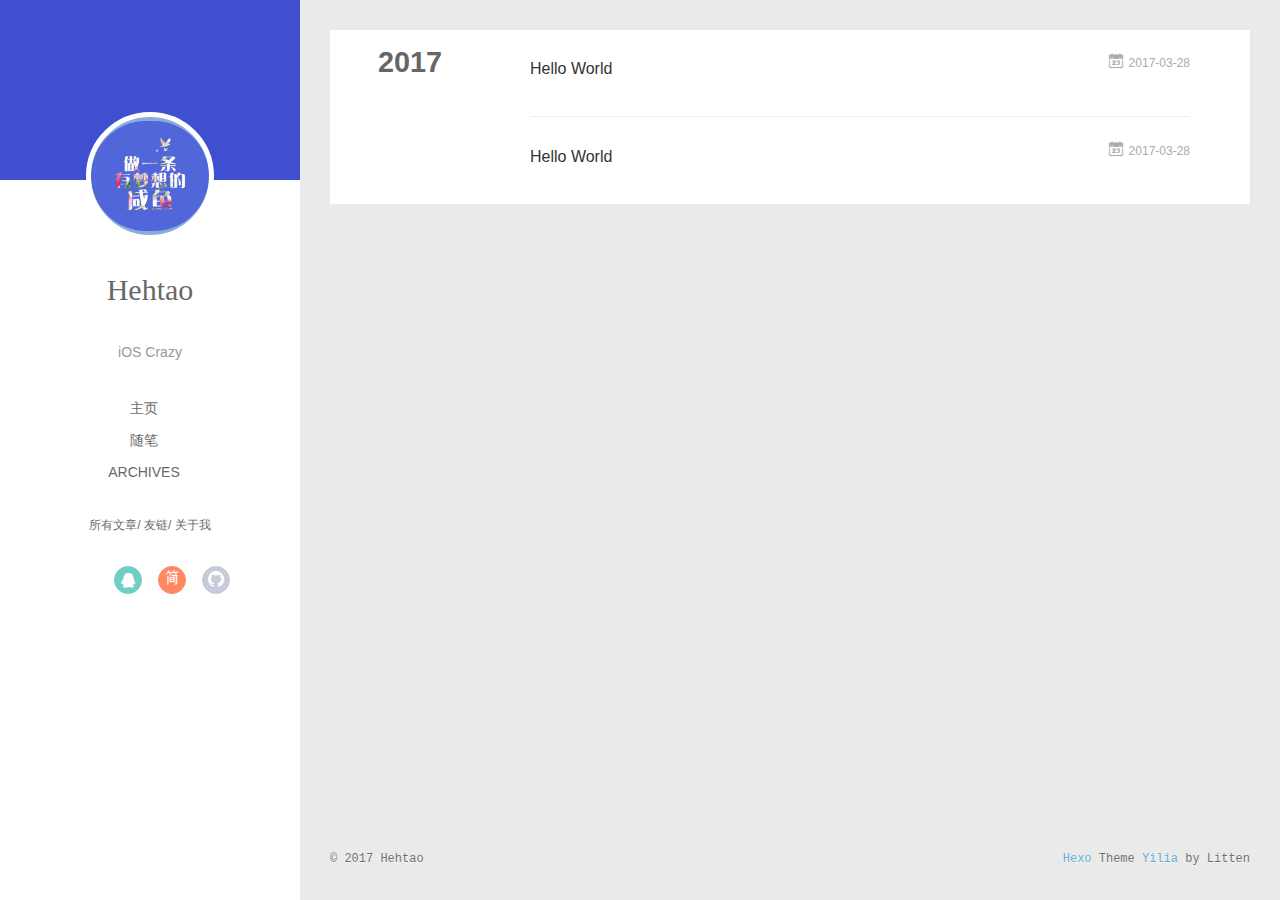
<file: archives/2017/03/index.html>
<!DOCTYPE html>
<html>
<head>
  <meta charset="utf-8">
  
  <meta name="renderer" content="webkit">
  <meta http-equiv="X-UA-Compatible" content="IE=edge" >
  <link rel="dns-prefetch" href="https://hehtao.github.io">
  <title>Archives: 2017/3 | Hehtao的博客</title>
  <meta name="viewport" content="width=device-width, initial-scale=1, maximum-scale=1">
  <meta name="description" content="EMTELAD">
<meta property="og:type" content="website">
<meta property="og:title" content="Hehtao的博客">
<meta property="og:url" content="https://hehtao.github.io/archives/2017/03/index.html">
<meta property="og:site_name" content="Hehtao的博客">
<meta property="og:description" content="EMTELAD">
<meta name="twitter:card" content="summary">
<meta name="twitter:title" content="Hehtao的博客">
<meta name="twitter:description" content="EMTELAD">
  
    <link rel="alternative" href="/atom.xml" title="Hehtao的博客" type="application/atom+xml">
  
  
    <link rel="icon" href="/favicon.png">
  
  <link rel="stylesheet" type="text/css" href="/./main.234bc0.css">
  <style type="text/css">
  
    #container.show {
      background: linear-gradient(200deg,#a0cfe4,#e8c37e);
    }
  </style>
  

  

</head>

<body>
  <div id="container" q-class="show:isCtnShow">
    <canvas id="anm-canvas" class="anm-canvas"></canvas>
    <div class="left-col" q-class="show:isShow">
      
<div class="overlay" style="background: #404ED0"></div>
<div class="intrude-less">
	<header id="header" class="inner">
		<a href="/" class="profilepic">
			<img src="/img/avatar.png" class="js-avatar">
		</a>
		<hgroup>
		  <h1 class="header-author"><a href="/">Hehtao</a></h1>
		</hgroup>
		
		<p class="header-subtitle">iOS Crazy</p>
		

		<nav class="header-menu">
			<ul>
			
				<li><a href="/">主页</a></li>
	        
				<li><a href="/tags/随笔/">随笔</a></li>
	        
				<li><a href="/archives">archives</a></li>
	        
			</ul>
		</nav>
		<nav class="header-smart-menu">
    		
    			
    			<a q-on="click: openSlider(e, 'innerArchive')" href="javascript:void(0)">所有文章</a>
    			
            
    			
    			<a q-on="click: openSlider(e, 'friends')" href="javascript:void(0)">友链</a>
    			
            
    			
    			<a q-on="click: openSlider(e, 'aboutme')" href="javascript:void(0)">关于我</a>
    			
            
		</nav>
		<nav class="header-nav">
			<div class="social">
				
					<a class="sina" target="_blank" href="http://blog.sina.com.cn/u/2631343703" title="sina"><i class="icon-sina"></i></a>
		        
					<a class="qq" target="_blank" href="http://blog.sina.com.cn/u/2631343703" title="qq"><i class="icon-qq"></i></a>
		        
					<a class="jianshu" target="_blank" href="http://www.jianshu.com/u/471312f45b9f" title="jianshu"><i class="icon-jianshu"></i></a>
		        
					<a class="github" target="_blank" href="https://github.com/hehtao" title="github"><i class="icon-github"></i></a>
		        
			</div>
		</nav>
	</header>		
</div>

    </div>
    <div class="mid-col" q-class="show:isShow,hide:isShow|isFalse">
      
<nav id="mobile-nav">
  	<div class="overlay js-overlay" style="background: #404ED0"></div>
	<div class="btnctn js-mobile-btnctn">
  		<div class="slider-trigger list" q-on="click: openSlider(e)"><i class="icon icon-sort"></i></div>
	</div>
	<div class="intrude-less">
		<header id="header" class="inner">
			<div class="profilepic">
				<img src="/img/avatar.png" class="js-avatar">
			</div>
			<hgroup>
			  <h1 class="header-author js-header-author">Hehtao</h1>
			</hgroup>
			
			<p class="header-subtitle"><i class="icon icon-quo-left"></i>iOS Crazy<i class="icon icon-quo-right"></i></p>
			
			
			
				
			
				
			
				
			
			
			
			<nav class="header-nav">
				<div class="social">
					
						<a class="sina" target="_blank" href="http://blog.sina.com.cn/u/2631343703" title="sina"><i class="icon-sina"></i></a>
			        
						<a class="qq" target="_blank" href="http://blog.sina.com.cn/u/2631343703" title="qq"><i class="icon-qq"></i></a>
			        
						<a class="jianshu" target="_blank" href="http://www.jianshu.com/u/471312f45b9f" title="jianshu"><i class="icon-jianshu"></i></a>
			        
						<a class="github" target="_blank" href="https://github.com/hehtao" title="github"><i class="icon-github"></i></a>
			        
				</div>
			</nav>

			<nav class="header-menu js-header-menu">
				<ul style="width: 70%">
				
				
					<li style="width: 33.333333333333336%"><a href="/">主页</a></li>
		        
					<li style="width: 33.333333333333336%"><a href="/tags/随笔/">随笔</a></li>
		        
					<li style="width: 33.333333333333336%"><a href="/archives">archives</a></li>
		        
				</ul>
			</nav>
		</header>				
	</div>
	<div class="mobile-mask" style="display:none" q-show="isShow"></div>
</nav>

      <div id="wrapper" class="body-wrap">
        <div class="menu-l">
          <div class="canvas-wrap">
            <canvas data-colors="#eaeaea" data-sectionHeight="100" data-contentId="js-content" id="myCanvas1" class="anm-canvas"></canvas>
          </div>
          <div id="js-content" class="content-ll">
            
  
  
    
    
      
      
      <section class="archives-wrap">
        <div class="archive-year-wrap">
          <a href="/archives/2017" class="archive-year">2017</a>
        </div>
        <div class="archives">
    
    <article class="archive-article archive-type-post">
  <div class="archive-article-inner">
    <header class="archive-article-header">
      	<div class="article-meta">
	      	<a href="/2017/03/28/article-title/" class="archive-article-date">
  	<time datetime="2017-03-28T04:54:40.000Z" itemprop="datePublished"><i class="icon-calendar icon"></i>2017-03-28</time>
</a>
        </div>
    	 
  
    <h1 itemprop="name">
      <a class="archive-article-title" href="/2017/03/28/article-title/">Hello World</a>
    </h1>
  

        <div class="article-info info-on-right">
          
          

        </div>
        <div class="clearfix"></div>
    </header>
  </div>
</article>
  
    
    
    <article class="archive-article archive-type-post">
  <div class="archive-article-inner">
    <header class="archive-article-header">
      	<div class="article-meta">
	      	<a href="/2017/03/28/hello-world/" class="archive-article-date">
  	<time datetime="2017-03-28T02:48:53.000Z" itemprop="datePublished"><i class="icon-calendar icon"></i>2017-03-28</time>
</a>
        </div>
    	 
  
    <h1 itemprop="name">
      <a class="archive-article-title" href="/2017/03/28/hello-world/">Hello World</a>
    </h1>
  

        <div class="article-info info-on-right">
          
          

        </div>
        <div class="clearfix"></div>
    </header>
  </div>
</article>
  
  
    </div></section>
  

    


          </div>
        </div>
      </div>
      <footer id="footer">
  <div class="outer">
    <div id="footer-info">
    	<div class="footer-left">
    		&copy; 2017 Hehtao
    	</div>
      	<div class="footer-right">
      		<a href="http://hexo.io/" target="_blank">Hexo</a>  Theme <a href="https://github.com/litten/hexo-theme-yilia" target="_blank">Yilia</a> by Litten
      	</div>
    </div>
  </div>
</footer>
    </div>
    <script>
	var yiliaConfig = {
		mathjax: false,
		isHome: false,
		isPost: false,
		isArchive: true,
		isTag: false,
		isCategory: false,
		open_in_new: false,
		root: "/",
		innerArchive: true,
		showTags: false
	}
</script>

<script>!function(t){function n(r){if(e[r])return e[r].exports;var o=e[r]={exports:{},id:r,loaded:!1};return t[r].call(o.exports,o,o.exports,n),o.loaded=!0,o.exports}var e={};return n.m=t,n.c=e,n.p="./",n(0)}([function(t,n,e){"use strict";function r(t){return t&&t.__esModule?t:{default:t}}function o(t,n){var e=/\/|index.html/g;return t.replace(e,"")===n.replace(e,"")}function i(){for(var t=document.querySelectorAll(".js-header-menu li a"),n=window.location.pathname,e=0,r=t.length;e<r;e++){var i=t[e];o(n,i.getAttribute("href"))&&(0,d.default)(i,"active")}}function u(t){for(var n=t.offsetLeft,e=t.offsetParent;null!==e;)n+=e.offsetLeft,e=e.offsetParent;return n}function f(t){for(var n=t.offsetTop,e=t.offsetParent;null!==e;)n+=e.offsetTop,e=e.offsetParent;return n}function c(t,n,e,r,o){var i=u(t),c=f(t)-n;if(c-e<=o){var a=t.$newDom;a||(a=t.cloneNode(!0),(0,h.default)(t,a),t.$newDom=a,a.style.position="fixed",a.style.top=(e||c)+"px",a.style.left=i+"px",a.style.zIndex=r||2,a.style.width="100%",a.style.color="#fff"),a.style.visibility="visible",t.style.visibility="hidden"}else{t.style.visibility="visible";var s=t.$newDom;s&&(s.style.visibility="hidden")}}function a(){var t=document.querySelector(".js-overlay"),n=document.querySelector(".js-header-menu");c(t,document.body.scrollTop,-63,2,0),c(n,document.body.scrollTop,1,3,0)}function s(){document.querySelector("#container").addEventListener("scroll",function(t){a()}),window.addEventListener("scroll",function(t){a()}),a()}function l(){x.default.versions.mobile&&window.screen.width<800&&(i(),s())}var p=e(71),d=r(p),v=e(72),y=(r(v),e(84)),h=r(y),b=e(69),x=r(b),m=e(75),g=r(m),w=e(70);l(),(0,w.addLoadEvent)(function(){g.default.init()}),t.exports={}},function(t,n){var e=t.exports="undefined"!=typeof window&&window.Math==Math?window:"undefined"!=typeof self&&self.Math==Math?self:Function("return this")();"number"==typeof __g&&(__g=e)},function(t,n){var e={}.hasOwnProperty;t.exports=function(t,n){return e.call(t,n)}},function(t,n,e){var r=e(49),o=e(15);t.exports=function(t){return r(o(t))}},function(t,n,e){t.exports=!e(8)(function(){return 7!=Object.defineProperty({},"a",{get:function(){return 7}}).a})},function(t,n,e){var r=e(6),o=e(12);t.exports=e(4)?function(t,n,e){return r.f(t,n,o(1,e))}:function(t,n,e){return t[n]=e,t}},function(t,n,e){var r=e(10),o=e(30),i=e(24),u=Object.defineProperty;n.f=e(4)?Object.defineProperty:function(t,n,e){if(r(t),n=i(n,!0),r(e),o)try{return u(t,n,e)}catch(t){}if("get"in e||"set"in e)throw TypeError("Accessors not supported!");return"value"in e&&(t[n]=e.value),t}},function(t,n,e){var r=e(22)("wks"),o=e(13),i=e(1).Symbol,u="function"==typeof i,f=t.exports=function(t){return r[t]||(r[t]=u&&i[t]||(u?i:o)("Symbol."+t))};f.store=r},function(t,n){t.exports=function(t){try{return!!t()}catch(t){return!0}}},function(t,n,e){var r=e(35),o=e(16);t.exports=Object.keys||function(t){return r(t,o)}},function(t,n,e){var r=e(11);t.exports=function(t){if(!r(t))throw TypeError(t+" is not an object!");return t}},function(t,n){t.exports=function(t){return"object"==typeof t?null!==t:"function"==typeof t}},function(t,n){t.exports=function(t,n){return{enumerable:!(1&t),configurable:!(2&t),writable:!(4&t),value:n}}},function(t,n){var e=0,r=Math.random();t.exports=function(t){return"Symbol(".concat(void 0===t?"":t,")_",(++e+r).toString(36))}},function(t,n){var e=t.exports={version:"2.4.0"};"number"==typeof __e&&(__e=e)},function(t,n){t.exports=function(t){if(void 0==t)throw TypeError("Can't call method on  "+t);return t}},function(t,n){t.exports="constructor,hasOwnProperty,isPrototypeOf,propertyIsEnumerable,toLocaleString,toString,valueOf".split(",")},function(t,n){t.exports={}},function(t,n){t.exports=!0},function(t,n){n.f={}.propertyIsEnumerable},function(t,n,e){var r=e(6).f,o=e(2),i=e(7)("toStringTag");t.exports=function(t,n,e){t&&!o(t=e?t:t.prototype,i)&&r(t,i,{configurable:!0,value:n})}},function(t,n,e){var r=e(22)("keys"),o=e(13);t.exports=function(t){return r[t]||(r[t]=o(t))}},function(t,n,e){var r=e(1),o="__core-js_shared__",i=r[o]||(r[o]={});t.exports=function(t){return i[t]||(i[t]={})}},function(t,n){var e=Math.ceil,r=Math.floor;t.exports=function(t){return isNaN(t=+t)?0:(t>0?r:e)(t)}},function(t,n,e){var r=e(11);t.exports=function(t,n){if(!r(t))return t;var e,o;if(n&&"function"==typeof(e=t.toString)&&!r(o=e.call(t)))return o;if("function"==typeof(e=t.valueOf)&&!r(o=e.call(t)))return o;if(!n&&"function"==typeof(e=t.toString)&&!r(o=e.call(t)))return o;throw TypeError("Can't convert object to primitive value")}},function(t,n,e){var r=e(1),o=e(14),i=e(18),u=e(26),f=e(6).f;t.exports=function(t){var n=o.Symbol||(o.Symbol=i?{}:r.Symbol||{});"_"==t.charAt(0)||t in n||f(n,t,{value:u.f(t)})}},function(t,n,e){n.f=e(7)},function(t,n,e){var r=e(1),o=e(14),i=e(46),u=e(5),f="prototype",c=function(t,n,e){var a,s,l,p=t&c.F,d=t&c.G,v=t&c.S,y=t&c.P,h=t&c.B,b=t&c.W,x=d?o:o[n]||(o[n]={}),m=x[f],g=d?r:v?r[n]:(r[n]||{})[f];d&&(e=n);for(a in e)s=!p&&g&&void 0!==g[a],s&&a in x||(l=s?g[a]:e[a],x[a]=d&&"function"!=typeof g[a]?e[a]:h&&s?i(l,r):b&&g[a]==l?function(t){var n=function(n,e,r){if(this instanceof t){switch(arguments.length){case 0:return new t;case 1:return new t(n);case 2:return new t(n,e)}return new t(n,e,r)}return t.apply(this,arguments)};return n[f]=t[f],n}(l):y&&"function"==typeof l?i(Function.call,l):l,y&&((x.virtual||(x.virtual={}))[a]=l,t&c.R&&m&&!m[a]&&u(m,a,l)))};c.F=1,c.G=2,c.S=4,c.P=8,c.B=16,c.W=32,c.U=64,c.R=128,t.exports=c},function(t,n){var e={}.toString;t.exports=function(t){return e.call(t).slice(8,-1)}},function(t,n,e){var r=e(11),o=e(1).document,i=r(o)&&r(o.createElement);t.exports=function(t){return i?o.createElement(t):{}}},function(t,n,e){t.exports=!e(4)&&!e(8)(function(){return 7!=Object.defineProperty(e(29)("div"),"a",{get:function(){return 7}}).a})},function(t,n,e){"use strict";var r=e(18),o=e(27),i=e(36),u=e(5),f=e(2),c=e(17),a=e(51),s=e(20),l=e(58),p=e(7)("iterator"),d=!([].keys&&"next"in[].keys()),v="@@iterator",y="keys",h="values",b=function(){return this};t.exports=function(t,n,e,x,m,g,w){a(e,n,x);var O,S,_,j=function(t){if(!d&&t in A)return A[t];switch(t){case y:return function(){return new e(this,t)};case h:return function(){return new e(this,t)}}return function(){return new e(this,t)}},P=n+" Iterator",E=m==h,M=!1,A=t.prototype,T=A[p]||A[v]||m&&A[m],L=T||j(m),N=m?E?j("entries"):L:void 0,C="Array"==n?A.entries||T:T;if(C&&(_=l(C.call(new t)),_!==Object.prototype&&(s(_,P,!0),r||f(_,p)||u(_,p,b))),E&&T&&T.name!==h&&(M=!0,L=function(){return T.call(this)}),r&&!w||!d&&!M&&A[p]||u(A,p,L),c[n]=L,c[P]=b,m)if(O={values:E?L:j(h),keys:g?L:j(y),entries:N},w)for(S in O)S in A||i(A,S,O[S]);else o(o.P+o.F*(d||M),n,O);return O}},function(t,n,e){var r=e(10),o=e(55),i=e(16),u=e(21)("IE_PROTO"),f=function(){},c="prototype",a=function(){var t,n=e(29)("iframe"),r=i.length,o="<",u=">";for(n.style.display="none",e(48).appendChild(n),n.src="javascript:",t=n.contentWindow.document,t.open(),t.write(o+"script"+u+"document.F=Object"+o+"/script"+u),t.close(),a=t.F;r--;)delete a[c][i[r]];return a()};t.exports=Object.create||function(t,n){var e;return null!==t?(f[c]=r(t),e=new f,f[c]=null,e[u]=t):e=a(),void 0===n?e:o(e,n)}},function(t,n,e){var r=e(35),o=e(16).concat("length","prototype");n.f=Object.getOwnPropertyNames||function(t){return r(t,o)}},function(t,n){n.f=Object.getOwnPropertySymbols},function(t,n,e){var r=e(2),o=e(3),i=e(45)(!1),u=e(21)("IE_PROTO");t.exports=function(t,n){var e,f=o(t),c=0,a=[];for(e in f)e!=u&&r(f,e)&&a.push(e);for(;n.length>c;)r(f,e=n[c++])&&(~i(a,e)||a.push(e));return a}},function(t,n,e){t.exports=e(5)},function(t,n,e){var r=e(15);t.exports=function(t){return Object(r(t))}},function(t,n,e){t.exports={default:e(41),__esModule:!0}},function(t,n,e){t.exports={default:e(42),__esModule:!0}},function(t,n,e){"use strict";function r(t){return t&&t.__esModule?t:{default:t}}n.__esModule=!0;var o=e(39),i=r(o),u=e(38),f=r(u),c="function"==typeof f.default&&"symbol"==typeof i.default?function(t){return typeof t}:function(t){return t&&"function"==typeof f.default&&t.constructor===f.default&&t!==f.default.prototype?"symbol":typeof t};n.default="function"==typeof f.default&&"symbol"===c(i.default)?function(t){return"undefined"==typeof t?"undefined":c(t)}:function(t){return t&&"function"==typeof f.default&&t.constructor===f.default&&t!==f.default.prototype?"symbol":"undefined"==typeof t?"undefined":c(t)}},function(t,n,e){e(65),e(63),e(66),e(67),t.exports=e(14).Symbol},function(t,n,e){e(64),e(68),t.exports=e(26).f("iterator")},function(t,n){t.exports=function(t){if("function"!=typeof t)throw TypeError(t+" is not a function!");return t}},function(t,n){t.exports=function(){}},function(t,n,e){var r=e(3),o=e(61),i=e(60);t.exports=function(t){return function(n,e,u){var f,c=r(n),a=o(c.length),s=i(u,a);if(t&&e!=e){for(;a>s;)if(f=c[s++],f!=f)return!0}else for(;a>s;s++)if((t||s in c)&&c[s]===e)return t||s||0;return!t&&-1}}},function(t,n,e){var r=e(43);t.exports=function(t,n,e){if(r(t),void 0===n)return t;switch(e){case 1:return function(e){return t.call(n,e)};case 2:return function(e,r){return t.call(n,e,r)};case 3:return function(e,r,o){return t.call(n,e,r,o)}}return function(){return t.apply(n,arguments)}}},function(t,n,e){var r=e(9),o=e(34),i=e(19);t.exports=function(t){var n=r(t),e=o.f;if(e)for(var u,f=e(t),c=i.f,a=0;f.length>a;)c.call(t,u=f[a++])&&n.push(u);return n}},function(t,n,e){t.exports=e(1).document&&document.documentElement},function(t,n,e){var r=e(28);t.exports=Object("z").propertyIsEnumerable(0)?Object:function(t){return"String"==r(t)?t.split(""):Object(t)}},function(t,n,e){var r=e(28);t.exports=Array.isArray||function(t){return"Array"==r(t)}},function(t,n,e){"use strict";var r=e(32),o=e(12),i=e(20),u={};e(5)(u,e(7)("iterator"),function(){return this}),t.exports=function(t,n,e){t.prototype=r(u,{next:o(1,e)}),i(t,n+" Iterator")}},function(t,n){t.exports=function(t,n){return{value:n,done:!!t}}},function(t,n,e){var r=e(9),o=e(3);t.exports=function(t,n){for(var e,i=o(t),u=r(i),f=u.length,c=0;f>c;)if(i[e=u[c++]]===n)return e}},function(t,n,e){var r=e(13)("meta"),o=e(11),i=e(2),u=e(6).f,f=0,c=Object.isExtensible||function(){return!0},a=!e(8)(function(){return c(Object.preventExtensions({}))}),s=function(t){u(t,r,{value:{i:"O"+ ++f,w:{}}})},l=function(t,n){if(!o(t))return"symbol"==typeof t?t:("string"==typeof t?"S":"P")+t;if(!i(t,r)){if(!c(t))return"F";if(!n)return"E";s(t)}return t[r].i},p=function(t,n){if(!i(t,r)){if(!c(t))return!0;if(!n)return!1;s(t)}return t[r].w},d=function(t){return a&&v.NEED&&c(t)&&!i(t,r)&&s(t),t},v=t.exports={KEY:r,NEED:!1,fastKey:l,getWeak:p,onFreeze:d}},function(t,n,e){var r=e(6),o=e(10),i=e(9);t.exports=e(4)?Object.defineProperties:function(t,n){o(t);for(var e,u=i(n),f=u.length,c=0;f>c;)r.f(t,e=u[c++],n[e]);return t}},function(t,n,e){var r=e(19),o=e(12),i=e(3),u=e(24),f=e(2),c=e(30),a=Object.getOwnPropertyDescriptor;n.f=e(4)?a:function(t,n){if(t=i(t),n=u(n,!0),c)try{return a(t,n)}catch(t){}if(f(t,n))return o(!r.f.call(t,n),t[n])}},function(t,n,e){var r=e(3),o=e(33).f,i={}.toString,u="object"==typeof window&&window&&Object.getOwnPropertyNames?Object.getOwnPropertyNames(window):[],f=function(t){try{return o(t)}catch(t){return u.slice()}};t.exports.f=function(t){return u&&"[object Window]"==i.call(t)?f(t):o(r(t))}},function(t,n,e){var r=e(2),o=e(37),i=e(21)("IE_PROTO"),u=Object.prototype;t.exports=Object.getPrototypeOf||function(t){return t=o(t),r(t,i)?t[i]:"function"==typeof t.constructor&&t instanceof t.constructor?t.constructor.prototype:t instanceof Object?u:null}},function(t,n,e){var r=e(23),o=e(15);t.exports=function(t){return function(n,e){var i,u,f=String(o(n)),c=r(e),a=f.length;return c<0||c>=a?t?"":void 0:(i=f.charCodeAt(c),i<55296||i>56319||c+1===a||(u=f.charCodeAt(c+1))<56320||u>57343?t?f.charAt(c):i:t?f.slice(c,c+2):(i-55296<<10)+(u-56320)+65536)}}},function(t,n,e){var r=e(23),o=Math.max,i=Math.min;t.exports=function(t,n){return t=r(t),t<0?o(t+n,0):i(t,n)}},function(t,n,e){var r=e(23),o=Math.min;t.exports=function(t){return t>0?o(r(t),9007199254740991):0}},function(t,n,e){"use strict";var r=e(44),o=e(52),i=e(17),u=e(3);t.exports=e(31)(Array,"Array",function(t,n){this._t=u(t),this._i=0,this._k=n},function(){var t=this._t,n=this._k,e=this._i++;return!t||e>=t.length?(this._t=void 0,o(1)):"keys"==n?o(0,e):"values"==n?o(0,t[e]):o(0,[e,t[e]])},"values"),i.Arguments=i.Array,r("keys"),r("values"),r("entries")},function(t,n){},function(t,n,e){"use strict";var r=e(59)(!0);e(31)(String,"String",function(t){this._t=String(t),this._i=0},function(){var t,n=this._t,e=this._i;return e>=n.length?{value:void 0,done:!0}:(t=r(n,e),this._i+=t.length,{value:t,done:!1})})},function(t,n,e){"use strict";var r=e(1),o=e(2),i=e(4),u=e(27),f=e(36),c=e(54).KEY,a=e(8),s=e(22),l=e(20),p=e(13),d=e(7),v=e(26),y=e(25),h=e(53),b=e(47),x=e(50),m=e(10),g=e(3),w=e(24),O=e(12),S=e(32),_=e(57),j=e(56),P=e(6),E=e(9),M=j.f,A=P.f,T=_.f,L=r.Symbol,N=r.JSON,C=N&&N.stringify,k="prototype",F=d("_hidden"),q=d("toPrimitive"),I={}.propertyIsEnumerable,B=s("symbol-registry"),D=s("symbols"),W=s("op-symbols"),H=Object[k],K="function"==typeof L,R=r.QObject,J=!R||!R[k]||!R[k].findChild,U=i&&a(function(){return 7!=S(A({},"a",{get:function(){return A(this,"a",{value:7}).a}})).a})?function(t,n,e){var r=M(H,n);r&&delete H[n],A(t,n,e),r&&t!==H&&A(H,n,r)}:A,G=function(t){var n=D[t]=S(L[k]);return n._k=t,n},$=K&&"symbol"==typeof L.iterator?function(t){return"symbol"==typeof t}:function(t){return t instanceof L},z=function(t,n,e){return t===H&&z(W,n,e),m(t),n=w(n,!0),m(e),o(D,n)?(e.enumerable?(o(t,F)&&t[F][n]&&(t[F][n]=!1),e=S(e,{enumerable:O(0,!1)})):(o(t,F)||A(t,F,O(1,{})),t[F][n]=!0),U(t,n,e)):A(t,n,e)},Y=function(t,n){m(t);for(var e,r=b(n=g(n)),o=0,i=r.length;i>o;)z(t,e=r[o++],n[e]);return t},Q=function(t,n){return void 0===n?S(t):Y(S(t),n)},X=function(t){var n=I.call(this,t=w(t,!0));return!(this===H&&o(D,t)&&!o(W,t))&&(!(n||!o(this,t)||!o(D,t)||o(this,F)&&this[F][t])||n)},V=function(t,n){if(t=g(t),n=w(n,!0),t!==H||!o(D,n)||o(W,n)){var e=M(t,n);return!e||!o(D,n)||o(t,F)&&t[F][n]||(e.enumerable=!0),e}},Z=function(t){for(var n,e=T(g(t)),r=[],i=0;e.length>i;)o(D,n=e[i++])||n==F||n==c||r.push(n);return r},tt=function(t){for(var n,e=t===H,r=T(e?W:g(t)),i=[],u=0;r.length>u;)!o(D,n=r[u++])||e&&!o(H,n)||i.push(D[n]);return i};K||(L=function(){if(this instanceof L)throw TypeError("Symbol is not a constructor!");var t=p(arguments.length>0?arguments[0]:void 0),n=function(e){this===H&&n.call(W,e),o(this,F)&&o(this[F],t)&&(this[F][t]=!1),U(this,t,O(1,e))};return i&&J&&U(H,t,{configurable:!0,set:n}),G(t)},f(L[k],"toString",function(){return this._k}),j.f=V,P.f=z,e(33).f=_.f=Z,e(19).f=X,e(34).f=tt,i&&!e(18)&&f(H,"propertyIsEnumerable",X,!0),v.f=function(t){return G(d(t))}),u(u.G+u.W+u.F*!K,{Symbol:L});for(var nt="hasInstance,isConcatSpreadable,iterator,match,replace,search,species,split,toPrimitive,toStringTag,unscopables".split(","),et=0;nt.length>et;)d(nt[et++]);for(var nt=E(d.store),et=0;nt.length>et;)y(nt[et++]);u(u.S+u.F*!K,"Symbol",{for:function(t){return o(B,t+="")?B[t]:B[t]=L(t)},keyFor:function(t){if($(t))return h(B,t);throw TypeError(t+" is not a symbol!")},useSetter:function(){J=!0},useSimple:function(){J=!1}}),u(u.S+u.F*!K,"Object",{create:Q,defineProperty:z,defineProperties:Y,getOwnPropertyDescriptor:V,getOwnPropertyNames:Z,getOwnPropertySymbols:tt}),N&&u(u.S+u.F*(!K||a(function(){var t=L();return"[null]"!=C([t])||"{}"!=C({a:t})||"{}"!=C(Object(t))})),"JSON",{stringify:function(t){if(void 0!==t&&!$(t)){for(var n,e,r=[t],o=1;arguments.length>o;)r.push(arguments[o++]);return n=r[1],"function"==typeof n&&(e=n),!e&&x(n)||(n=function(t,n){if(e&&(n=e.call(this,t,n)),!$(n))return n}),r[1]=n,C.apply(N,r)}}}),L[k][q]||e(5)(L[k],q,L[k].valueOf),l(L,"Symbol"),l(Math,"Math",!0),l(r.JSON,"JSON",!0)},function(t,n,e){e(25)("asyncIterator")},function(t,n,e){e(25)("observable")},function(t,n,e){e(62);for(var r=e(1),o=e(5),i=e(17),u=e(7)("toStringTag"),f=["NodeList","DOMTokenList","MediaList","StyleSheetList","CSSRuleList"],c=0;c<5;c++){var a=f[c],s=r[a],l=s&&s.prototype;l&&!l[u]&&o(l,u,a),i[a]=i.Array}},function(t,n){"use strict";var e={versions:function(){var t=window.navigator.userAgent;return{trident:t.indexOf("Trident")>-1,presto:t.indexOf("Presto")>-1,webKit:t.indexOf("AppleWebKit")>-1,gecko:t.indexOf("Gecko")>-1&&t.indexOf("KHTML")==-1,mobile:!!t.match(/AppleWebKit.*Mobile.*/),ios:!!t.match(/\(i[^;]+;( U;)? CPU.+Mac OS X/),android:t.indexOf("Android")>-1||t.indexOf("Linux")>-1,iPhone:t.indexOf("iPhone")>-1||t.indexOf("Mac")>-1,iPad:t.indexOf("iPad")>-1,webApp:t.indexOf("Safari")==-1,weixin:t.indexOf("MicroMessenger")==-1}}()};t.exports=e},function(t,n,e){"use strict";function r(t){return t&&t.__esModule?t:{default:t}}var o=e(40),i=r(o),u=function(){function t(t,n,e){return n||e?String.fromCharCode(n||e):o[t]||t}function n(t){return l[t]}var e=/&quot;|&lt;|&gt;|&amp;|&nbsp;|&apos;|&#(\d+);|&#(\d+)/g,r=/['<> "&]/g,o={"&quot;":'"',"&lt;":"<","&gt;":">","&amp;":"&","&nbsp;":" "},f=/\u00a0/g,c=/<br\s*\/?>/gi,a=/\r?\n/g,s=/\s/g,l={};for(var p in o)l[o[p]]=p;return o["&apos;"]="'",l["'"]="&#39;",{encode:function(t){return t?(""+t).replace(r,n).replace(a,"<br/>").replace(s,"&nbsp;"):""},decode:function(n){return n?(""+n).replace(c,"\n").replace(e,t).replace(f," "):""},encodeBase16:function(t){if(!t)return t;t+="";for(var n=[],e=0,r=t.length;r>e;e++)n.push(t.charCodeAt(e).toString(16).toUpperCase());return n.join("")},encodeBase16forJSON:function(t){if(!t)return t;t=t.replace(/[\u4E00-\u9FBF]/gi,function(t){return escape(t).replace("%u","\\u")});for(var n=[],e=0,r=t.length;r>e;e++)n.push(t.charCodeAt(e).toString(16).toUpperCase());return n.join("")},decodeBase16:function(t){if(!t)return t;t+="";for(var n=[],e=0,r=t.length;r>e;e+=2)n.push(String.fromCharCode("0x"+t.slice(e,e+2)));return n.join("")},encodeObject:function(t){if(t instanceof Array)for(var n=0,e=t.length;e>n;n++)t[n]=u.encodeObject(t[n]);else if("object"==("undefined"==typeof t?"undefined":(0,i.default)(t)))for(var r in t)t[r]=u.encodeObject(t[r]);else if("string"==typeof t)return u.encode(t);return t},loadScript:function(t){var n=document.createElement("script");document.getElementsByTagName("body")[0].appendChild(n),n.setAttribute("src",t)},addLoadEvent:function(t){var n=window.onload;"function"!=typeof window.onload?window.onload=t:window.onload=function(){n(),t()}}}}();t.exports=u},function(t,n){function e(t,n){t.classList?t.classList.add(n):t.className+=" "+n}t.exports=e},function(t,n){function e(t,n){if(t.classList)t.classList.remove(n);else{var e=new RegExp("(^|\\b)"+n.split(" ").join("|")+"(\\b|$)","gi");t.className=t.className.replace(e," ")}}t.exports=e},,,function(t,n){"use strict";function e(){var t=document.querySelector("#page-nav");if(t&&!document.querySelector("#page-nav .extend.prev")&&(t.innerHTML='<a class="extend prev disabled" rel="prev">&laquo; Prev</a>'+t.innerHTML),t&&!document.querySelector("#page-nav .extend.next")&&(t.innerHTML=t.innerHTML+'<a class="extend next disabled" rel="next">Next &raquo;</a>'),yiliaConfig&&yiliaConfig.open_in_new){var n=document.querySelectorAll(".article-entry a:not(.article-more-a)");n.forEach(function(t){t.setAttribute("target","_blank")})}var e=document.querySelector("#js-aboutme");e&&0!==e.length&&(e.innerHTML=e.innerText)}t.exports={init:e}},,,,,,,,,function(t,n){function e(t,n){if("string"==typeof n)return t.insertAdjacentHTML("afterend",n);var e=t.nextSibling;return e?t.parentNode.insertBefore(n,e):t.parentNode.appendChild(n)}t.exports=e}])</script><script src="/./main.234bc0.js"></script><script>!function(){var e=function(e){var t=document.createElement("script");document.getElementsByTagName("body")[0].appendChild(t),t.setAttribute("src",e)};e("/slider.885efe.js")}()</script>


    
<div class="tools-col" q-class="show:isShow,hide:isShow|isFalse" q-on="click:stop(e)">
  <div class="tools-nav header-menu">
    
    
      
      
      
    
      
      
      
    
      
      
      
    
    

    <ul style="width: 70%">
    
    
      
      <li style="width: 33.333333333333336%" q-on="click: openSlider(e, 'innerArchive')"><a href="javascript:void(0)" q-class="active:innerArchive">所有文章</a></li>
      
        
      
      <li style="width: 33.333333333333336%" q-on="click: openSlider(e, 'friends')"><a href="javascript:void(0)" q-class="active:friends">友链</a></li>
      
        
      
      <li style="width: 33.333333333333336%" q-on="click: openSlider(e, 'aboutme')"><a href="javascript:void(0)" q-class="active:aboutme">关于我</a></li>
      
        
    </ul>
  </div>
  <div class="tools-wrap">
    
    	<section class="tools-section tools-section-all" q-show="innerArchive">
        <div class="search-wrap">
          <input class="search-ipt" q-model="search" type="text" placeholder="find something…">
          <i class="icon-search icon" q-show="search|isEmptyStr"></i>
          <i class="icon-close icon" q-show="search|isNotEmptyStr" q-on="click:clearChose(e)"></i>
        </div>
        <div class="widget tagcloud search-tag">
          <p class="search-tag-wording">tag:</p>
          <label class="search-switch">
            <input type="checkbox" q-on="click:toggleTag(e)" q-attr="checked:showTags">
          </label>
          <ul class="article-tag-list" q-show="showTags">
            
            <div class="clearfix"></div>
          </ul>
        </div>
        <ul class="search-ul">
          <p q-show="jsonFail" style="padding: 20px; font-size: 12px;">
            缺失模块。<br/>1、在博客根目录（注意不是yilia根目录）执行以下命令：<br/> npm i hexo-generator-json-content --save<br/><br/>
            2、在根目录_config.yml里添加配置：
<pre style="font-size: 12px;" q-show="jsonFail">
  jsonContent:
    meta: false
    pages: false
    posts:
      title: true
      date: true
      path: true
      text: true
      raw: false
      content: false
      slug: false
      updated: false
      comments: false
      link: false
      permalink: false
      excerpt: false
      categories: false
      tags: true
</pre>
          </p>
          <li class="search-li" q-repeat="items" q-show="isShow">
            <a q-attr="href:path|urlformat" class="search-title"><i class="icon-quo-left icon"></i><span q-text="title"></span></a>
            <p class="search-time">
              <i class="icon-calendar icon"></i>
              <span q-text="date|dateformat"></span>
            </p>
            <p class="search-tag">
              <i class="icon-price-tags icon"></i>
              <span q-repeat="tags" q-on="click:choseTag(e, name)" q-text="name|tagformat"></span>
            </p>
          </li>
        </ul>
    	</section>
    

    
    	<section class="tools-section tools-section-friends" q-show="friends">
  		
        <ul class="search-ul">
          
            <li class="search-li">
              <a href="http://www.jianshu.com/u/471312f45b9f" target="_blank" class="search-title"><i class="icon-quo-left icon"></i>简书地址</a>
            </li>
          
            <li class="search-li">
              <a href="http://blog.sina.com.cn/u/2631343703" target="_blank" class="search-title"><i class="icon-quo-left icon"></i>新浪博客</a>
            </li>
          
        </ul>
  		
    	</section>
    

    
    	<section class="tools-section tools-section-me" q-show="aboutme">
  	  	
  	  		<div class="aboutme-wrap" id="js-aboutme">很惭愧&lt;br&gt;&lt;br&gt;只做了一点微小的工作&lt;br&gt;谢谢大家</div>
  	  	
    	</section>
    
  </div>
  
</div>
    <!-- Root element of PhotoSwipe. Must have class pswp. -->
<div class="pswp" tabindex="-1" role="dialog" aria-hidden="true">

    <!-- Background of PhotoSwipe. 
         It's a separate element as animating opacity is faster than rgba(). -->
    <div class="pswp__bg"></div>

    <!-- Slides wrapper with overflow:hidden. -->
    <div class="pswp__scroll-wrap">

        <!-- Container that holds slides. 
            PhotoSwipe keeps only 3 of them in the DOM to save memory.
            Don't modify these 3 pswp__item elements, data is added later on. -->
        <div class="pswp__container">
            <div class="pswp__item"></div>
            <div class="pswp__item"></div>
            <div class="pswp__item"></div>
        </div>

        <!-- Default (PhotoSwipeUI_Default) interface on top of sliding area. Can be changed. -->
        <div class="pswp__ui pswp__ui--hidden">

            <div class="pswp__top-bar">

                <!--  Controls are self-explanatory. Order can be changed. -->

                <div class="pswp__counter"></div>

                <button class="pswp__button pswp__button--close" title="Close (Esc)"></button>

                <button class="pswp__button pswp__button--share" style="display:none" title="Share"></button>

                <button class="pswp__button pswp__button--fs" title="Toggle fullscreen"></button>

                <button class="pswp__button pswp__button--zoom" title="Zoom in/out"></button>

                <!-- Preloader demo http://codepen.io/dimsemenov/pen/yyBWoR -->
                <!-- element will get class pswp__preloader--active when preloader is running -->
                <div class="pswp__preloader">
                    <div class="pswp__preloader__icn">
                      <div class="pswp__preloader__cut">
                        <div class="pswp__preloader__donut"></div>
                      </div>
                    </div>
                </div>
            </div>

            <div class="pswp__share-modal pswp__share-modal--hidden pswp__single-tap">
                <div class="pswp__share-tooltip"></div> 
            </div>

            <button class="pswp__button pswp__button--arrow--left" title="Previous (arrow left)">
            </button>

            <button class="pswp__button pswp__button--arrow--right" title="Next (arrow right)">
            </button>

            <div class="pswp__caption">
                <div class="pswp__caption__center"></div>
            </div>

        </div>

    </div>

</div>
  </div>
</body>
</html>
</file>
<file: main.234bc0.css>
.clearfix:after,.clearfix:before{content:"";display:table}.clearfix:after{clear:both}.left-col.show{box-shadow:0 0 6px 0 rgba(0,0,0,.75)}.mid-col,.mid-col.show .article,.tools-col,.tools-col .tools-section .search-tag.tagcloud .article-tag-list,.tools-col .tools-section .search-ul .search-tag span:hover,.tools-col .tools-section .search-ul .search-time span:hover,.tools-col .tools-section .search-ul .search-title:hover,.tools-col .tools-section .search-wrap .icon{-webkit-transition:all .2s ease-in;transition:all .2s ease-in;-ms-transition:all .2s ease-in}@-webkit-keyframes leftIn{0%,60%,75%,90%,to{-webkit-animation-timing-function:cubic-bezier(.215,.61,.355,1);animation-timing-function:cubic-bezier(.215,.61,.355,1)}0%{-webkit-transform:translateZ(0);transform:translateZ(0)}60%{-webkit-transform:translate3d(358px,0,0);transform:translate3d(358px,0,0)}75%{-webkit-transform:translate3d(323px,0,0);transform:translate3d(323px,0,0)}90%{-webkit-transform:translate3d(338px,0,0);transform:translate3d(338px,0,0)}to{-webkit-transform:translate3d(333px,0,0);transform:translate3d(333px,0,0)}}@keyframes leftIn{0%,60%,75%,90%,to{-webkit-animation-timing-function:cubic-bezier(.215,.61,.355,1);animation-timing-function:cubic-bezier(.215,.61,.355,1)}0%{-webkit-transform:translateZ(0);transform:translateZ(0)}60%{-webkit-transform:translate3d(358px,0,0);transform:translate3d(358px,0,0)}75%{-webkit-transform:translate3d(323px,0,0);transform:translate3d(323px,0,0)}90%{-webkit-transform:translate3d(338px,0,0);transform:translate3d(338px,0,0)}to{-webkit-transform:translate3d(333px,0,0);transform:translate3d(333px,0,0)}}.mid-col.show{-webkit-animation-duration:.8s;animation-duration:.8s;-webkit-animation-fill-mode:both;animation-fill-mode:both;-webkit-animation-name:leftIn;animation-name:leftIn}@-webkit-keyframes leftOut{0%,60%,75%,90%,to{-webkit-animation-timing-function:cubic-bezier(.215,.61,.355,1);animation-timing-function:cubic-bezier(.215,.61,.355,1)}0%{-webkit-transform:translate3d(333px,0,0);transform:translate3d(333px,0,0)}60%{-webkit-transform:translate3d(-25px,0,0);transform:translate3d(-25px,0,0)}75%{-webkit-transform:translate3d(10px,0,0);transform:translate3d(10px,0,0)}90%{-webkit-transform:translate3d(-5px,0,0);transform:translate3d(-5px,0,0)}to{-webkit-transform:translateZ(0);transform:translateZ(0)}}@keyframes leftOut{0%,60%,75%,90%,to{-webkit-animation-timing-function:cubic-bezier(.215,.61,.355,1);animation-timing-function:cubic-bezier(.215,.61,.355,1)}0%{-webkit-transform:translate3d(333px,0,0);transform:translate3d(333px,0,0)}60%{-webkit-transform:translate3d(-25px,0,0);transform:translate3d(-25px,0,0)}75%{-webkit-transform:translate3d(10px,0,0);transform:translate3d(10px,0,0)}90%{-webkit-transform:translate3d(-5px,0,0);transform:translate3d(-5px,0,0)}to{-webkit-transform:translateZ(0);transform:translateZ(0)}}.mid-col.hide{-webkit-animation-duration:.8s;animation-duration:.8s;-webkit-animation-name:leftOut;animation-name:leftOut}@-webkit-keyframes smallLeftIn{0%,60%,75%,90%,to{-webkit-animation-timing-function:cubic-bezier(.215,.61,.355,1);animation-timing-function:cubic-bezier(.215,.61,.355,1)}0%{-webkit-transform:translateZ(0);transform:translateZ(0)}60%{-webkit-transform:translate3d(325px,0,0);transform:translate3d(325px,0,0)}75%{-webkit-transform:translate3d(290px,0,0);transform:translate3d(290px,0,0)}90%{-webkit-transform:translate3d(305px,0,0);transform:translate3d(305px,0,0)}to{-webkit-transform:translate3d(300px,0,0);transform:translate3d(300px,0,0)}}@keyframes smallLeftIn{0%,60%,75%,90%,to{-webkit-animation-timing-function:cubic-bezier(.215,.61,.355,1);animation-timing-function:cubic-bezier(.215,.61,.355,1)}0%{-webkit-transform:translateZ(0);transform:translateZ(0)}60%{-webkit-transform:translate3d(325px,0,0);transform:translate3d(325px,0,0)}75%{-webkit-transform:translate3d(290px,0,0);transform:translate3d(290px,0,0)}90%{-webkit-transform:translate3d(305px,0,0);transform:translate3d(305px,0,0)}to{-webkit-transform:translate3d(300px,0,0);transform:translate3d(300px,0,0)}}.tools-col.show{-webkit-animation-duration:.8s;animation-duration:.8s;-webkit-animation-fill-mode:both;animation-fill-mode:both;-webkit-animation-name:smallLeftIn;animation-name:smallLeftIn}@-webkit-keyframes smallleftOut{0%,60%,75%,90%,to{-webkit-animation-timing-function:cubic-bezier(.215,.61,.355,1);animation-timing-function:cubic-bezier(.215,.61,.355,1)}0%{-webkit-transform:translate3d(333px,0,0);transform:translate3d(333px,0,0)}60%{-webkit-transform:translate3d(-25px,0,0);transform:translate3d(-25px,0,0)}75%{-webkit-transform:translate3d(10px,0,0);transform:translate3d(10px,0,0)}90%{-webkit-transform:translate3d(-5px,0,0);transform:translate3d(-5px,0,0)}to{-webkit-transform:translateZ(0);transform:translateZ(0)}}@keyframes smallleftOut{0%,60%,75%,90%,to{-webkit-animation-timing-function:cubic-bezier(.215,.61,.355,1);animation-timing-function:cubic-bezier(.215,.61,.355,1)}0%{-webkit-transform:translate3d(333px,0,0);transform:translate3d(333px,0,0)}60%{-webkit-transform:translate3d(-25px,0,0);transform:translate3d(-25px,0,0)}75%{-webkit-transform:translate3d(10px,0,0);transform:translate3d(10px,0,0)}90%{-webkit-transform:translate3d(-5px,0,0);transform:translate3d(-5px,0,0)}to{-webkit-transform:translateZ(0);transform:translateZ(0)}}.tools-col.hide{-webkit-animation-duration:.8s;animation-duration:.8s;-webkit-animation-fill-mode:both;animation-fill-mode:both;-webkit-animation-name:smallleftOut;animation-name:smallleftOut}html{-ms-text-size-adjust:100%;-webkit-text-size-adjust:100%;-webkit-tap-highlight-color:transparent;height:100%}body{margin:0;font-size:14px;font-family:Helvetica Neue,Helvetica,STHeiTi,Arial,sans-serif;line-height:1.5;color:#333;background-color:#fff;min-height:100%}article,aside,details,figcaption,figure,footer,header,hgroup,main,menu,nav,section,summary{display:block}audio,canvas,progress,video{display:inline-block}audio:not([controls]){display:none;height:0}progress{vertical-align:baseline}[hidden],template{display:none}a{background:transparent;text-decoration:none;color:#08c}a:active{outline:0}abbr[title]{border-bottom:1px dotted}b,strong{font-weight:700}dfn{font-style:italic}mark{background:#ff0;color:#000}small{font-size:80%}sub,sup{font-size:75%;line-height:0;position:relative;vertical-align:baseline}sup{top:-.5em}sub{bottom:-.25em}img{border:0;vertical-align:middle;max-width:100%}svg:not(:root){overflow:hidden}pre{overflow:auto;white-space:pre;white-space:pre-wrap;word-wrap:break-word}code,kbd,pre,samp{font-family:monospace,monospace;font-size:1em}button,input,optgroup,select,textarea{color:inherit;font:inherit;margin:0;vertical-align:middle}button,input,select{overflow:visible}button,select{text-transform:none}button,html input[type=button],input[type=reset],input[type=submit]{-webkit-appearance:button;cursor:pointer}[disabled]{cursor:default}button::-moz-focus-inner,input::-moz-focus-inner{border:0;padding:0}input{line-height:normal}input[type=checkbox],input[type=radio]{box-sizing:border-box;padding:0}input[type=number]::-webkit-inner-spin-button,input[type=number]::-webkit-outer-spin-button{height:auto}input[type=search]{-webkit-appearance:textfield;box-sizing:border-box}input[type=search]::-webkit-search-cancel-button,input[type=search]::-webkit-search-decoration{-webkit-appearance:none}fieldset{border:1px solid silver;margin:0 2px;padding:.35em .625em .75em}legend{border:0;padding:0}textarea{overflow:auto;resize:vertical;vertical-align:top}optgroup{font-weight:700}button,input,select,textarea{outline:0}input,textarea{-webkit-user-modify:read-write-plaintext-only}input::-ms-clear,input::-ms-reveal{display:none}input::-moz-placeholder,textarea::-moz-placeholder{color:#999}input:-ms-input-placeholder,textarea:-ms-input-placeholder{color:#999}input::-webkit-input-placeholder,textarea::-webkit-input-placeholder{color:#999}.placeholder{color:#999}table{border-collapse:collapse;border-spacing:0}td,th{padding:0}blockquote,figure,form,h1,h2,h3,h4,h5,h6,p{margin:0}dd,dl,li,ol,ul{margin:0;padding:0}ol,ul{list-style:none outside none}h1,h2,h3{line-height:2;font-weight:400}h1{font-size:18px}h2{font-size:16px}h3{font-size:14px}i{font-style:normal}*{box-sizing:border-box}@font-face{font-family:iconfont;src:url(./fonts/iconfont.3a9902.eot);src:url(./fonts/iconfont.3a9902.eot#iefix) format("embedded-opentype"),url(./fonts/iconfont.6e162c.woff) format("woff"),url(./fonts/iconfont.d0da7e.ttf) format("truetype"),url(./fonts/iconfont.9abe9f.svg#iconfont) format("svg")}[class*=" icon-"],[class^=icon-]{font-family:iconfont!important;speak:none;font-size:16px;font-style:normal;font-weight:400;font-variant:normal;text-transform:none;line-height:1;-webkit-font-smoothing:antialiased;-moz-osx-font-smoothing:grayscale}.icon-twitter:before{content:"\E600"}.icon-facebook:before{content:"\E601"}.icon-clock:before{content:"\E602"}.icon-mail:before{content:"\E609"}.icon-link:before{content:"\E6AB"}.icon-search:before{content:"\E65B"}.icon-smile:before{content:"\E64A"}.icon-roundrightfill:before{content:"\E65A"}.icon-list:before{content:"\E682"}.icon-book:before{content:"\E6FE"}.icon-home:before{content:"\E6BB"}.icon-share:before{content:"\E618"}.icon-back:before{content:"\E625"}.icon-qq:before{content:"\E62D"}.icon-weibo:before{content:"\E619"}.icon-segmentfault:before{content:"\E603"}.icon-sort:before{content:"\E700"}.icon-jianshu:before{content:"\E613"}.icon-circle-left:before{content:"\E71F"}.icon-circle-right:before{content:"\E720"}.icon-loading:before{content:"\E614"}.icon-acfun:before{content:"\E604"}.icon-close:before{content:"\E60C"}.icon-tumblr:before{content:"\E6B0"}.icon-calendar:before{content:"\E667"}.icon-rss:before{content:"\E877"}.icon-price-tags:before{content:"\E6F9"}.icon-quo-left:before{content:"\E7F5"}.icon-quo-right:before{content:"\E7F6"}.icon-back1:before{content:"\E64E"}.icon-github:before{content:"\E735"}.icon-film:before{content:"\E7B7"}.icon-weixin:before{content:"\E61F"}.icon-qzone:before{content:"\E680"}.icon-douban:before{content:"\E64C"}.icon-roundleftfill:before{content:"\E799"}.icon-tuding:before{content:"\E651"}.icon-zhihu:before{content:"\E61B"}.icon-linkedin:before{content:"\E6D4"}.icon-google:before{content:"\E635"}.icon-bilibili:before{content:"\E622"}body,button,input,select,textarea{color:#1a1a1a;font-family:lucida grande,lucida sans unicode,lucida,helvetica,Hiragino Sans GB,Microsoft YaHei,WenQuanYi Micro Hei,sans-serif;font-size:16px;font-size:1rem;line-height:1.75}body{overflow-y:hidden;background:#eaeaea}#container,body,html{height:100%;overflow-x:hidden;overflow-y:auto}#mobile-nav{display:none}#container{position:relative;min-height:100%}#container .anm-canvas{display:none}#container.show .anm-canvas{display:block;position:fixed}.body-wrap{margin-bottom:80px}.mid-col{position:absolute;right:0;min-height:100%;background:#eaeaea;left:300px;width:auto}.mid-col.show{background:none;opacity:.9}.mid-col.show .article{background:hsla(0,0%,100%,.3)}.left-col{background:#fff;width:300px;position:fixed;opacity:1;-webkit-transition:all .2s ease-in;transition:all .2s ease-in;height:100%;z-index:999}.left-col .overlay{width:100%;height:180px;position:absolute}.left-col .intrude-less{width:76%;text-align:center;margin:112px auto 0}.left-col #header{width:100%;height:300px;position:relative;border-bottom:1px solid color-border}.left-col #header a{color:#696969}.left-col #header a:hover{color:#b0a0aa}.left-col #header .header-subtitle{text-align:center;color:#999;font-size:14px;line-height:25px;overflow:hidden;text-overflow:ellipsis;display:-webkit-box;-webkit-line-clamp:2;-webkit-box-orient:vertical}.left-col #header .header-menu{font-weight:300;line-height:31px;cursor:pointer;text-transform:uppercase;float:none;min-height:150px;margin-left:-12px;text-align:center;display:-webkit-box;-webkit-box-orient:horizontal;-webkit-box-pack:center;-webkit-box-align:center}.left-col #header .header-menu li{cursor:default}.left-col #header .header-menu li a{font-size:14px;min-width:300px}.left-col #header .header-smart-menu{font-size:12px;margin-bottom:20px}.left-col #header .header-smart-menu a:after{content:'/'}.left-col #header .header-smart-menu a:last-child:after{content:''}.left-col #header .profilepic{display:block;border:5px solid #fff;border-radius:300px;width:128px;height:128px;margin:0 auto;position:relative;overflow:hidden;background:#88acdb;-webkit-transition:all .2s ease-in;display:-webkit-box;-webkit-box-orient:horizontal;-webkit-box-pack:center;-webkit-box-align:center;text-align:center}.left-col #header .profilepic img{border-radius:300px;opacity:1;-webkit-transition:all .2s ease-in}.left-col #header .profilepic img.show{width:100%;height:100%;opacity:1}.left-col #header .header-author{text-align:center;margin:.67em 0;font-family:Roboto,serif;font-size:30px;-webkit-transition:.3s;transition:.3s}::-webkit-scrollbar{width:10px;height:10px}::-webkit-scrollbar-button{width:0;height:0}::-webkit-scrollbar-button:end:decrement,::-webkit-scrollbar-button:start:increment{display:none}::-webkit-scrollbar-corner{display:block}::-webkit-scrollbar-thumb{border-radius:8px;background-color:rgba(0,0,0,.2)}::-webkit-scrollbar-thumb:hover{border-radius:8px;background-color:rgba(0,0,0,.5)}::-webkit-scrollbar-thumb,::-webkit-scrollbar-track{border-right:1px solid transparent;border-left:1px solid transparent}::-webkit-scrollbar-track:hover{background-color:rgba(0,0,0,.15)}::-webkit-scrollbar-button:start{width:10px;height:10px;background:url(./img/scrollbar_arrow.png) no-repeat 0 0}::-webkit-scrollbar-button:start:hover{background:url(./img/scrollbar_arrow.png) no-repeat -15px 0}::-webkit-scrollbar-button:start:active{background:url(./img/scrollbar_arrow.png) no-repeat -30px 0}::-webkit-scrollbar-button:end{width:10px;height:10px;background:url(./img/scrollbar_arrow.png) no-repeat 0 -18px}::-webkit-scrollbar-button:end:hover{background:url(./img/scrollbar_arrow.png) no-repeat -15px -18px}::-webkit-scrollbar-button:end:active{background:url(./img/scrollbar_arrow.png) no-repeat -30px -18px}.article-entry .highlight,.article-entry pre{background:#272822;margin:10px 0;padding:10px;overflow:auto;color:#fff;font-size:.9em;line-height:22.400000000000002px}.article-entry .gist .gist-file .gist-data .line-numbers,.article-entry .highlight .gutter pre,.article-entry .highlight .gutter pre .line{color:#666}.article-entry code,.article-entry pre{font-family:Source Code Pro,Consolas,Monaco,Menlo,monospace}.article-entry code{background:#eee;padding:0 .3em;border:none}.article-entry pre code{background:none;text-shadow:none;padding:0;color:#fff}.article-entry .highlight{border-radius:4px}.article-entry .highlight pre{border:none;margin:0;padding:0}.article-entry .highlight table{margin:0;width:auto}.article-entry .highlight td{border:none;padding:0}.article-entry .highlight figcaption{color:highlight-comment;line-height:1em;margin-bottom:1em}.article-entry .highlight figcaption:after,.article-entry .highlight figcaption:before{content:"";display:table}.article-entry .highlight figcaption:after{clear:both}.article-entry .highlight figcaption a{float:right}.article-entry .highlight .gutter pre{text-align:right;padding-right:20px}.article-entry .highlight .gutter pre .line{text-shadow:none}.article-entry .highlight .line{color:#fff;min-height:19px}.article-entry .gist{margin:0 -20px;border-style:solid;border-color:#ddd;border-width:1px 0;background:#272822;padding:15px 20px 15px 0}.article-entry .gist .gist-file{border:none;font-family:Source Code Pro,Consolas,Monaco,Menlo,monospace;margin:0}.article-entry .gist .gist-file .gist-data{background:none;border:none}.article-entry .gist .gist-file .gist-data .line-numbers{background:none;border:none;padding:0 20px 0 0}.article-entry .gist .gist-file .gist-data .line-data{padding:0!important}.article-entry .gist .gist-file .highlight{margin:0;padding:0;border:none}.article-entry .gist .gist-file .gist-meta{background:#272822;color:highlight-comment;font:.85em Helvetica Neue,Helvetica,Arial,sans-serif;text-shadow:0 0;padding:0;margin-top:1em;margin-left:20px}.article-entry .gist .gist-file .gist-meta a{color:#258fb8;font-weight:400}.article-entry .gist .gist-file .gist-meta a:hover{text-decoration:underline}pre .comment{color:#75715e}pre .class .params,pre .function .keyword,pre .keyword{color:#66d9ef}pre .css .value,pre .doctype,pre .function,pre .params,pre .tag{color:#fff}pre .at_rule,pre .at_rule .keyword,pre .css~* .tag,pre .preprocessor,pre .preprocessor .keyword,pre .title{color:#f92672}pre .attribute,pre .built_in,pre .class,pre .css~* .class,pre .function .title{color:#a6e22e}pre .string,pre .value{color:#e6db74}pre .number{color:#7163d7}pre .css~* .id,pre .id{color:#fd971f}#header .tagcloud a{color:#fff}.tagcloud a{display:inline-block;text-decoration:none;font-weight:400;font-size:10px;color:#fff;height:18px;line-height:18px;float:left;padding:0 5px 0 10px;position:relative;border-radius:0 5px 5px 0;margin:5px 9px 5px 8px;font-family:Menlo,Monaco,Andale Mono,lucida console,Courier New,monospace}.tagcloud a:hover{opacity:.8}.tagcloud a:before{content:" ";width:0;height:0;position:absolute;top:0;left:-18px;border:9px solid transparent}.tagcloud a:after{content:" ";width:4px;height:4px;background-color:#fff;border-radius:4px;box-shadow:0 0 0 1px rgba(0,0,0,.3);position:absolute;top:7px;left:2px}.tagcloud a.color1{background:#ff945c}.tagcloud a.color1:before{border-right-color:#ff945c}.tagcloud a.color2{background:#cc8167}.tagcloud a.color2:before{border-right-color:#cc8167}.tagcloud a.color3{background:#ba8f6c}.tagcloud a.color3:before{border-right-color:#ba8f6c}.tagcloud a.color4{background:#94635c}.tagcloud a.color4:before{border-right-color:#94635c}.tagcloud a.color5{background:#7b5d5f}.tagcloud a.color5:before{border-right-color:#7b5d5f}.article-tag-list .article-tag-list-item{float:left}.article-pop-out .icon-tuding{color:#999;float:left;margin-right:10px;margin-top:6px}.article-category,.article-category .article-tag-list,.article-tag,.article-tag .article-tag-list{float:left}.article-category .icon,.article-tag .icon{color:#999;float:left;margin-right:10px;margin-top:6px}.article-pop-out{float:left}.archive-article-date{color:#999;margin-right:7.6923%;float:right}.archive-article-date .icon{margin:5px 5px 5px 0}.glass{background-color:rgba(54,70,93,.9);z-index:998;-webkit-transition:opacity .15s;transition:opacity .15s;width:100%;height:100%;display:none}.glass,.tagcloud-ctn{left:0;opacity:1;bottom:0;position:fixed;right:0;top:0}.tagcloud-ctn{z-index:90120;background-size:100% 100%}.tagcloud-ctn .tagcloud-global{position:fixed;top:50%;left:50%;margin-top:-115px;margin-left:-315px;width:630px}.tagcloud-ctn .tagcloud-global a{width:80px;height:80px;border-radius:50%;background:#f2992e;color:#fff;display:block;float:left;line-height:80px;text-align:center}.tagcloud-ctn .tagcloud-global .tab-post-types .tab-post-type:nth-child(1) .post-type-icon{background:#f2992e}.tagcloud-ctn .tagcloud-global .tab-post-types .tab-post-type:nth-child(2) .post-type-icon{background:#56bc8a}.tagcloud-ctn .tagcloud-global .tab-post-types .tab-post-type:nth-child(3) .post-type-icon{background:#4aa8d8}.tagcloud-ctn .tagcloud-global .tab-post-types .tab-post-type:nth-child(4) .post-type-icon{background:#a77dc2}.tagcloud-ctn .tagcloud-global .tab-post-types .tab-post-type:nth-child(5) .post-type-icon{background:#dd765d}#header .header-nav{width:100%;position:absolute;-webkit-transition:-webkit-transform .3s ease-in;transition:-webkit-transform .3s ease-in;transition:transform .3s ease-in;transition:transform .3s ease-in,-webkit-transform .3s ease-in}#header .header-nav .social{margin-top:10px;text-align:center;display:-webkit-box;display:-ms-flexbox;display:flex;-ms-flex-wrap:wrap;flex-wrap:wrap;-webkit-box-pack:center;-ms-flex-pack:center;justify-content:center}#header .header-nav .social a{border-radius:50%;display:-moz-inline-stack;display:inline-block;vertical-align:middle;*vertical-align:auto;zoom:1;*display:inline;margin:0 8px 15px;-webkit-transition:.3s;transition:.3s;text-align:center;color:#fff;opacity:.7;width:28px;height:28px;line-height:26px}#header .header-nav .social a:hover{opacity:1}#header .header-nav .social a.weibo{background:#aaf;border:1px solid #aaf}#header .header-nav .social a.weibo:hover{border:1px solid #aaf}#header .header-nav .social a.segmentfault{background:#009a61;border:1px solid #009a61}#header .header-nav .social a.segmentfault:hover{border:1px solid #009a61}#header .header-nav .social a.rss{background:#ef7522;border:1px solid #ef7522}#header .header-nav .social a.rss:hover{border:1px solid #cf5d0f}#header .header-nav .social a.github{background:#afb6ca;border:1px solid #afb6ca}#header .header-nav .social a.github:hover{border:1px solid #909ab6}#header .header-nav .social a.facebook{background:#3b5998;border:1px solid #3b5998}#header .header-nav .social a.facebook:hover{border:1px solid #2d4373}#header .header-nav .social a.google{background:#c83d20;border:1px solid #c83d20}#header .header-nav .social a.google:hover{border:1px solid #9c3019}#header .header-nav .social a.twitter{background:#55cff8;border:1px solid #55cff8}#header .header-nav .social a.twitter:hover{border:1px solid #24c1f6}#header .header-nav .social a.linkedin{background:#005a87;border:1px solid #005a87}#header .header-nav .social a.linkedin:hover{border:1px solid #006b98}#header .header-nav .social a.acfun{background:#fd4c5d;border:1px solid #fd4c5d}#header .header-nav .social a.acfun:hover{border:1px solid #fd4c5d}#header .header-nav .social a.bilibili{background:#e15280;border:1px solid #e15280}#header .header-nav .social a.bilibili:hover{border:1px solid #e15280}#header .header-nav .social a.zhihu{background:#0078d8;border:1px solid #0078d8}#header .header-nav .social a.zhihu:hover{border:1px solid #0078d8}#header .header-nav .social a.douban{background:#06c611;border:1px solid #06c611}#header .header-nav .social a.douban:hover{border:1px solid #06c611}#header .header-nav .social a.mail{background:#005a87;border:1px solid #005a87}#header .header-nav .social a.mail:hover{border:1px solid #006b98}#header .header-nav .social a.jianshu{background:#ff5722;border:1px solid #ff5722}#header .header-nav .social a.jianshu:hover{border:1px solid #ff5722}#header .header-nav .social a.weixin{background:#4caf50;border:1px solid #4caf50}#header .header-nav .social a.weixin:hover{border:1px solid #4caf50}#header .header-nav .social a.qq{background:#34baad;border:1px solid #34baad}#header .header-nav .social a.qq:hover{border:1px solid #34baad}#page-nav{text-align:center;margin-top:30px}#page-nav .page-number{width:20px;height:25px;background:#4d4d4d;display:inline-block;color:#fff;line-height:25px;font-size:12px;margin:0 5px 30px;border-radius:2px}#page-nav .page-number:hover{background:#5e5e5e}#page-nav .current{background:#88acdb;cursor:default}#page-nav .current:hover{background:#88acdb}#page-nav .extend{color:#4d4d4d;margin:0 27px;opacity:1}#page-nav .extend:hover{color:#5e5e5e}#page-nav:hover .extend{opacity:1}.archives-wrap{position:relative;margin:0 30px;padding-right:60px;border-bottom:1px solid #eee;background:#fff}.archives-wrap:first-child{margin-top:30px}.archives-wrap:last-child{margin-bottom:80px}.archives-wrap .archive-year-wrap{line-height:35px;width:200px;position:absolute;padding-top:15px;font-size:1.8em}.archives-wrap .archive-year-wrap a{color:#666;font-weight:700;padding-left:48px}.archives{position:relative}.archives .article-info{border:none}.archives .archive-article{margin-left:200px;padding:20px 0;border-bottom:1px solid #eee;border-top:1px solid #fff;position:relative}.archives .archive-article:first-child{border-top:none}.archives .archive-article:last-child{border-bottom:none}.archives .archive-article-title{font-size:16px;color:#333;-webkit-transition:color .3s;transition:color .3s}.archives .archive-article-title:hover{color:#657b83}.archives .archive-article-title span{display:block;color:#a8a8a8;font-size:12px;line-height:14px;height:7px;padding-left:2px}.archives .archive-article-title span:before{display:inline-block;content:"\201C";font-family:serif;font-size:30px;float:left;margin:4px 4px 0 -12px;color:#c8c8c8}.archive-article-inner .icon-clock{margin-right:5px}.archive-article-inner .archive-article-header{position:relative;min-height:36px}.archive-article-inner .article-meta{position:relative;float:right;margin-top:-10px;color:#555;background:none;text-align:right;width:auto}.archive-article-inner .article-meta .article-date time{color:#aaa}.archive-article-inner .article-meta .archive-article-date,.archive-article-inner .article-meta .article-tag-list{margin-right:30px;display:-moz-inline-stack;display:inline-block;vertical-align:middle;zoom:1;color:#666;font-size:14px}.archive-article-inner .article-meta .archive-article-date{cursor:default;font-size:12px;margin-bottom:5px;margin-top:-10px;margin-right:0}.archive-article-inner .article-meta .article-category:before{float:left;margin-top:1px;left:15px}.archive-article-inner .article-meta .article-category .article-category-link{width:auto;max-width:83px;padding-left:10px}.archive-article-inner .article-meta .article-tag-list{margin-top:0}.archive-article-inner .article-meta .article-tag-list:before{left:15px}.archive-article-inner .article-meta .article-tag-list .article-tag-list-item{display:inline-block;width:auto;max-width:83px;padding-left:8px;font-size:12px}.tools-col{width:360px;height:100%;position:fixed;left:0;top:0;z-index:998;padding:0;opacity:0;-webkit-overflow-scrolling:touch;overflow-scrolling:touch}.tools-col.show{opacity:1}.tools-col .tools-nav{display:none}.tools-col .tools-section,.tools-col .tools-wrap{height:100%;color:#e5e5e5;width:360px;overflow:hidden;overflow-y:auto}.tools-col .tools-section ::-webkit-scrollbar,.tools-col .tools-wrap ::-webkit-scrollbar{display:none}.tools-col .tools-section .search-wrap{width:310px;margin:20px 20px 10px;position:relative}.tools-col .tools-section .search-wrap .search-ipt{width:310px;color:#fff;background:none;border:none;border-bottom:2px solid #fff;font-family:Roboto,serif}.tools-col .tools-section .search-wrap .icon{position:absolute;right:0;top:7px;color:#fff;cursor:pointer}.tools-col .tools-section .search-wrap .icon:hover{-webkit-transform:scale(1.2);transform:scale(1.2)}.tools-col .tools-section .search-wrap ::-webkit-input-placeholder{color:#ededed}.tools-col .tools-section .search-tag.tagcloud{text-align:center;position:relative}.tools-col .tools-section .search-tag.tagcloud .search-tag-wording{font-size:12px;float:right;margin:4px 75px 0 0}.tools-col .tools-section .search-tag.tagcloud .search-switch{width:40px;height:25px;display:block}.tools-col .tools-section .search-tag.tagcloud .search-switch input{width:40px;height:14px;position:absolute;top:0;right:30px;z-index:2;border:0;background:0 0;-webkit-appearance:none;outline:0}.tools-col .tools-section .search-tag.tagcloud .search-switch input:before{content:'';width:40px;height:14px;border:1px solid #bdcabc;background-color:#fdfdfd;border-radius:20px;cursor:pointer;display:inline-block;position:relative;vertical-align:middle;box-sizing:content-box;box-shadow:inset 0 0 0 0 #dfdfdf;-webkit-transition:border .4s,box-shadow .4s;transition:border .4s,box-shadow .4s;background-clip:content-box}.tools-col .tools-section .search-tag.tagcloud .search-switch input:checked:before{border-color:#64bd63;box-shadow:inset 0 0 0 .16rem #64bd63;background-color:#64bd63;-webkit-transition:border .4s,box-shadow .4s,background-color 1.2s;transition:border .4s,box-shadow .4s,background-color 1.2s}.tools-col .tools-section .search-tag.tagcloud .search-switch input:checked:after{left:27px;background:#fff}.tools-col .tools-section .search-tag.tagcloud .search-switch input:after{content:'';width:14px;height:14px;position:absolute;top:16px;left:2px;-webkit-transform:translateY(-50%);border-radius:100%;background-color:#91c0f1;box-shadow:0 1px 1px rgba(0,0,0,.4);-webkit-transition:left .2s;transition:left .2s;cursor:pointer}.tools-col .tools-section .search-tag.tagcloud .article-tag-list{display:none;margin:15px 10px 0;padding:10px;background:hsla(0,0%,100%,.2)}.tools-col .tools-section .search-tag.tagcloud .article-tag-list.show{display:block}.tools-col .tools-section .search-tag.tagcloud .a{float:none}.tools-col .tools-section .search-ul{margin-top:10px;color:rgba(77,77,77,.75);-webkit-overflow-scrolling:touch;overflow-scrolling:touch;overflow-y:auto}.tools-col .tools-section .search-ul .search-li{padding:10px 20px;border-bottom:1px dotted #dcdcdc}.tools-col .tools-section .search-ul .search-li:hover{background:hsla(0,0%,100%,.2)}.tools-col .tools-section .search-ul .search-title{overflow:hidden;white-space:nowrap;text-overflow:ellipsis;display:block;color:#fffff8;text-shadow:1px 1px rgba(77,77,77,.25)}.tools-col .tools-section .search-ul .search-title .icon{margin-right:10px;color:#fffdd8}.tools-col .tools-section .search-ul .search-title:hover{color:#fff}.tools-col .tools-section .search-ul .search-tag,.tools-col .tools-section .search-ul .search-time{font-size:12px;color:#fffdd8;margin-right:10px}.tools-col .tools-section .search-ul .search-tag .icon,.tools-col .tools-section .search-ul .search-time .icon{margin-right:0}.tools-col .tools-section .search-ul .search-tag span,.tools-col .tools-section .search-ul .search-time span{cursor:pointer}.tools-col .tools-section .search-ul .search-tag span:hover,.tools-col .tools-section .search-ul .search-time span:hover{color:#fff}.tools-col .tools-section .search-ul .search-time{float:left}.tools-col .tools-section .search-ul .search-tag span{margin-right:5px}.tools-col .tools-section-friends{padding-top:30px}.tools-col .aboutme-wrap{display:-webkit-box;display:-ms-flexbox;display:flex;-webkit-box-align:center;-ms-flex-align:center;align-items:center;-webkit-box-pack:center;-ms-flex-pack:center;justify-content:center;width:100%;height:100%;color:#fffdd8;text-shadow:1px 1px rgba(77,77,77,.45)}.body-wrap>article{position:relative}@-webkit-keyframes cd-bounce-1{0%{opacity:0;-webkit-transform:scale(1)}60%{opacity:1;-webkit-transform:scale(1.01)}to{-webkit-transform:scale(1)}}@keyframes cd-bounce-1{0%{opacity:0;-webkit-transform:scale(1);transform:scale(1)}60%{opacity:1;-webkit-transform:scale(1.01);transform:scale(1.01)}to{-webkit-transform:scale(1);transform:scale(1)}}.article{margin:30px;position:relative;border:1px solid #ddd;border-top:1px solid #fff;border-bottom:1px solid #fff;background:#fff;-webkit-transition:all .2s ease-in;transition:all .2s ease-in}.article img{max-width:100%}.article-inner h1.article-title,.article-title{color:#696969;margin-left:0;font-weight:300;line-height:35px;margin-bottom:20px;font-size:26px;-webkit-transition:color .3s;transition:color .3s}.article-header{border-left:5px solid #4d4d4d;padding:30px 0 15px 25px;padding-left:7.6923%}.article-meta{width:150px;font-size:14;text-align:right;position:absolute;right:0;top:23px;text-align:center;z-index:1}.article-meta time{color:#aaa}.article-meta time .icon-clock{margin-right:8px;font-size:16px}.article-more-link{margin-top:0;text-align:left;float:right}.article-more-link a{background:#4d4d4d;color:#fff;font-size:12px;padding:5px 8px;line-height:16px;border-radius:2px;-webkit-transition:background .3s;transition:background .3s}.article-more-link a:hover{background:#3c3c3c}.article-more-link a.hidden{visibility:hidden}.article-info.info-on-right{margin:10px 0 0;float:right}.article-info-index.article-info{padding-top:20px;margin:30px 7.6923% 0;min-height:72px;border-top:1px solid #ddd}.article-info-post.article-info{padding:0;border:none;margin:-30px 0 20px 7.6923%}.article-inner p{margin:0 0 1.75em}.article-inner{border-color:#d1d1d1}.article-inner h1{font-size:28px;font-size:1.75rem;line-height:1.25;margin-top:2em;margin-bottom:1em}.article-inner h2{font-size:23px;font-size:1.4375rem;line-height:1.2173913043;margin-top:2.4347826087em;margin-bottom:1.2173913043em}.article-inner h3{font-size:19px;font-size:1.1875rem;line-height:1.1052631579;margin-top:2.9473684211em;margin-bottom:1.4736842105em}.article-inner h4,.article-inner h5,.article-inner h6{font-size:16px;font-size:1rem;line-height:1.3125;margin-top:3.5em;margin-bottom:1.75em}.article-inner h4{letter-spacing:.140625em;text-transform:uppercase}.article-inner h6{font-style:italic}.article-inner h1,.article-inner h2,.article-inner h3,.article-inner h4,.article-inner h5,.article-inner h6{font-weight:900}.article-inner h1:first-child,.article-inner h2:first-child,.article-inner h3:first-child,.article-inner h4:first-child,.article-inner h5:first-child,.article-inner h6:first-child{margin-top:0}.article-inner h1:first-child{margin-bottom:10px;display:inline}.article-entry{line-height:1.8em;padding-right:7.6923%;padding-left:7.6923%}.article-entry p{margin-top:10px}.article-entry li code,.article-entry p code{padding:1px 3px;margin:0 3px;background:#ddd;border:1px solid #ccc;font-family:Menlo,Monaco,Andale Mono,lucida console,Courier New,monospace;word-wrap:break-word;font-size:14px}.article-entry blockquote{background:#ddd;border-left:5px solid #ccc;padding:15px 20px;margin-top:10px;border-left:5px solid #657b83;background:#f6f6f6}.article-entry blockquote p{margin-top:0;margin-bottom:0}.article-entry em{font-style:italic}.article-entry ol li:before,.article-entry ul li:before{content:"";width:6px;height:6px;border:1px solid #999;border-radius:10px;background:#aaa;display:inline-block;margin-right:10px;float:left;margin-top:12px}.article-entry ol,.article-entry ul{font-size:14px;margin:10px 0}.article-entry li ol,.article-entry li ul{margin-left:30px}.article-entry li ol li:before,.article-entry li ul li:before{content:"";background:#dedede}.article-entry h1{margin-top:30px}.article-entry h2,.article-entry h3,.article-entry h4,.article-entry h5,.article-entry h6{margin-top:20px;font-weight:700;color:#574c4c;padding-bottom:5px;border-bottom:1px solid #ddd}.article-entry video{max-width:100%}.article-entry strong{font-weight:700}.article-entry .caption{display:block;font-size:.8em;color:#aaa}.article-entry hr{height:0;margin-top:20px;margin-bottom:20px;border-left:0;border-right:0;border-top:1px solid #ddd;border-bottom:1px solid #fff}.article-entry pre{line-height:1.5;margin-top:10px;padding:5px 15px;overflow-x:auto;color:#657b83;border:1px solid #ccc;text-shadow:0 1px #444;font-family:Menlo,Monaco,Andale Mono,lucida console,Courier New,monospace}.article-entry pre code{font-size:14px}.article-entry table{width:100%;border:1px solid #dedede;margin:15px 0;border-collapse:collapse}.article-entry table td,.article-entry table tr{height:35px}.article-entry table thead tr{background:#f8f8f8}.article-entry table tbody tr:hover{background:#efefef}.article-entry table td,.article-entry table th{border:1px solid #dedede;padding:0 10px}.article-entry figure table{border:none;width:auto;margin:0}.article-entry figure table tbody tr:hover{background:none}#article-nav{margin:0 0 30px;padding:0 32px 10px}#article-nav .article-nav-link-wrap{font-size:14px}#article-nav .article-nav-link-wrap .article-nav-title{display:inline-block;font-size:16px;-webkit-transition:color .3s;transition:color .3s}#article-nav .article-nav-link-wrap:hover .article-nav-title,#article-nav .article-nav-link-wrap:hover i{color:#4d4d4d}#article-nav #article-nav-older{float:right}#disqus_thread,.duoshuo{padding:0 40px;min-height:20px}.share-wrap{min-height:20px}.share-btn{float:right;position:relative}.share-icons{display:-webkit-box;display:-ms-flexbox;display:flex;-webkit-box-pack:center;-ms-flex-pack:center;justify-content:center;-webkit-box-align:center;-ms-flex-align:center;align-items:center;-ms-flex-wrap:wrap;flex-wrap:wrap}.share-icons a{border:1px solid #fff;border-radius:50%;display:-moz-inline-stack;display:inline-block;vertical-align:middle;zoom:1;margin:10px;-webkit-transition:.3s;transition:.3s;text-align:center;color:#fff;opacity:.7;width:28px;height:28px;line-height:26px;text-shadow:1px 1px 1px #509eb7}.share-icons a:active{color:#fff}.share-icons a:hover{-webkit-transform:scale(1.2);transform:scale(1.2)}.share-icons a.share-outer{border:none;color:#fff;background:#4d4d4d;text-shadow:none}.page-modal{position:fixed;top:24%;left:50%;z-index:1001;padding:20px;text-align:center;color:#727272;background:#fff;border-radius:4px;box-shadow:0 2px 5px 0 rgba(0,0,0,.16),0 2px 10px 0 rgba(0,0,0,.12);opacity:0;-webkit-transform:translate(-50%,-200%);transform:translate(-50%,-200%)}.page-modal p{margin-bottom:10px}.page-modal.ready{visibility:hidden;display:block;-webkit-transform:translate(-50%,-100%);transform:translate(-50%,-100%);-webkit-transition:.3s;transition:.3s}.page-modal.in{visibility:visible;opacity:1;-webkit-transform:translate(-50%);transform:translate(-50%)}.page-modal .close{position:absolute;right:15px;top:15px;color:rgba(0,0,0,.2);font-size:16px;line-height:20px}.page-modal .close:active,.page-modal .close:hover{color:rgba(0,0,0,.4)}.mask{visibility:hidden;position:fixed;top:0;left:0;bottom:0;z-index:1000;width:100%;height:100%;background:#000;opacity:0;filter:alpha(opacity=0);pointer-events:none;-webkit-transition:.3s ease-in-out;transition:.3s ease-in-out}.mask.in{visibility:visible;pointer-events:auto;opacity:.3}.page-reward{margin:60px 0;text-align:center}.page-reward .page-reward-btn{position:relative;display:inline-block;width:56px;height:56px;line-height:56px;font-size:20px;color:#fff;background:#f44336;border-radius:50%;box-shadow:0 2px 5px 0 rgba(0,0,0,.16),0 2px 10px 0 rgba(0,0,0,.12);-webkit-transition:.4s ease-in-out;transition:.4s ease-in-out}.page-reward .page-reward-btn:active,.page-reward .page-reward-btn:hover{box-shadow:0 6px 12px rgba(0,0,0,.2),0 4px 15px rgba(0,0,0,.2)}.page-reward .page-reward-btn .tooltip-item{display:block;width:56px;height:56px}.page-reward .reward-box{display:-webkit-box;display:-ms-flexbox;display:flex;-ms-flex-pack:distribute;justify-content:space-around}.page-reward .reward-p{color:#fff;font-weight:700;text-shadow:1px 1px 1px #45b9e0}.page-reward .reward-p .icon{margin:0 10px;color:#ddd}.page-reward .reward-type{font-size:16px;display:block;color:#4d4d4d;margin:20px 0 0}.page-reward .reward-img{width:130px;height:130px;border:6px solid #fff;border-radius:3px}.tooltip-left .tooltip{position:absolute;z-index:999;cursor:pointer;width:28px;height:28px;top:-10px;right:10px}.tooltip-left .tooltip:hover a.share-outer{background:#24c1f6}@-webkit-keyframes pulse{0%{-webkit-transform:scale3d(.5,.5,1)}to{-webkit-transform:scaleX(1)}}@keyframes pulse{0%{-webkit-transform:scale3d(.5,.5,1);transform:scale3d(.5,.5,1)}to{-webkit-transform:scaleX(1);transform:scaleX(1)}}.tooltip-left .tooltip-content{position:absolute;background:rgba(36,193,246,.9);z-index:9999;width:200px;bottom:50%;margin-bottom:-10px;border-radius:20px;font-size:1.1em;text-align:center;color:#fff;opacity:0;cursor:default;pointer-events:none;-webkit-font-smoothing:antialiased;-webkit-transition:opacity .3s,-webkit-transform .3s;transition:opacity .3s,-webkit-transform .3s;transition:opacity .3s,transform .3s;transition:opacity .3s,transform .3s,-webkit-transform .3s}.tooltip-left .tooltip-west .tooltip-content{left:3.5em;-webkit-transform-origin:-2em 50%;transform-origin:-2em 50%;-webkit-transform:translate3d(0,50%,0) rotate3d(1,1,1,30deg);transform:translate3d(0,50%,0) rotate3d(1,1,1,30deg)}.tooltip-left .tooltip-east .tooltip-content{right:3.5em;-webkit-transform-origin:calc(100% + 2em) 50%;transform-origin:calc(100% + 2em) 50%;-webkit-transform:translate3d(0,50%,0) rotate3d(1,1,1,-30deg);transform:translate3d(0,50%,0) rotate3d(1,1,1,-30deg)}.tooltip-left .tooltip:hover .tooltip-content{opacity:1;-webkit-transform:translate3d(0,50%,0) rotate3d(0,0,0,0);transform:translate3d(0,50%,0) rotate3d(0,0,0,0);pointer-events:auto}.tooltip-left .tooltip-content:after,.tooltip-left .tooltip-content:before{content:'';position:absolute}.tooltip-left .tooltip-content:before{height:100%;width:3em}.tooltip-left .tooltip-content:after{width:2em;height:2em;top:50%;margin:-1em 0 0;background:url(./fonts/tooltip.4004ff.svg) no-repeat 50%;background-size:100%}.tooltip-left .tooltip-west .tooltip-content:after,.tooltip-left .tooltip-west .tooltip-content:before{right:99%}.tooltip-left .tooltip-east .tooltip-content:after,.tooltip-left .tooltip-east .tooltip-content:before{left:99%}.tooltip-left .tooltip-east .tooltip-content:after{-webkit-transform:scaleX(-1);transform:scaleX(-1)}.tooltip-top .tooltip{display:inline;position:relative;z-index:999}.tooltip-top .tooltip:after{content:'';position:absolute;width:100%;height:20px;bottom:100%;left:50%;pointer-events:none;-webkit-transform:translateX(-50%);transform:translateX(-50%)}.tooltip-top .tooltip:hover:after{pointer-events:auto}.tooltip-top .tooltip-content{position:absolute;z-index:9999;width:370px;left:50%;bottom:100%;font-size:20px;line-height:1.4;text-align:center;font-weight:400;color:#4d4d4d;background:transparent;opacity:0;margin:0 0 -10px -185px;cursor:default;pointer-events:none;font-family:Satisfy,cursive;-webkit-font-smoothing:antialiased;-webkit-transition:opacity .3s .3s;transition:opacity .3s .3s;padding-bottom:80px}.tooltip-top .tooltip:hover .tooltip-content{opacity:1;pointer-events:auto;-webkit-transition-delay:0s;transition-delay:0s}.tooltip-top .tooltip-content span{display:block}.tooltip-top .tooltip-text{border-bottom:10px solid #4d4d4d;overflow:hidden;-webkit-transform:scaleX(0);transform:scaleX(0);-webkit-transition:-webkit-transform .3s .3s;transition:-webkit-transform .3s .3s;transition:transform .3s .3s;transition:transform .3s .3s,-webkit-transform .3s .3s}.tooltip-top .tooltip:hover .tooltip-text{-webkit-transition-delay:0s;transition-delay:0s;-webkit-transform:scaleX(1);transform:scaleX(1)}.tooltip-top .tooltip-inner{background:rgba(36,193,246,.9);padding:40px;-webkit-transform:translate3d(0,100%,0);transform:translate3d(0,100%,0);webkit-transition:-webkit-transform .3s;-webkit-transition:-webkit-transform .3s;transition:-webkit-transform .3s;transition:transform .3s;transition:transform .3s,-webkit-transform .3s}.tooltip-top .tooltip:hover .tooltip-inner{-webkit-transition-delay:.3s;transition-delay:.3s;-webkit-transform:translateZ(0);transform:translateZ(0)}.tooltip-top .tooltip-content:after{content:'';left:50%;border:solid transparent;height:0;width:0;position:absolute;pointer-events:none;border-color:transparent;border-top-color:#4d4d4d;border-width:10px;margin-left:-10px}#footer{font-size:12px;font-family:Menlo,Monaco,Andale Mono,lucida console,Courier New,monospace;text-shadow:0 1px #fff;position:absolute;bottom:30px;opacity:.6;width:100%;text-align:center}#footer .outer{padding:0 30px}.footer-left{float:left}.footer-right{float:right}@media screen and (max-width:800px){#container,body,html{height:auto;overflow-x:hidden;overflow-y:auto}#mobile-nav{display:block}.body-wrap{margin-bottom:0}.left-col{display:none}.mid-col{left:0}#header .header-nav,.mid-col{position:relative}.tools-col{left:-300px;width:300px}.tools-col .tools-wrap{padding-top:48px}.tools-col .tools-section,.tools-col .tools-wrap{width:300px}.tools-col .tools-section .search-wrap,.tools-col .tools-wrap .search-wrap{width:280px}.tools-col .tools-section .search-tag.tagcloud,.tools-col .tools-wrap .search-tag.tagcloud{margin-right:-30px}.tools-col .tools-section .search-ul .search-li,.tools-col .tools-wrap .search-ul .search-li{padding:5px 20px}.tools-col.show .header-menu.tools-nav{display:block}#container .header-author.fixed{position:fixed;top:-29px;width:100%;color:#ddd}.mobile-mask{width:100%;height:100%;position:fixed;top:0;left:0;background:rgba(0,0,0,.85);z-index:999}.btnctn{position:fixed;width:50px;height:50px;top:-5px;z-index:4}.btnctn .slider-trigger{position:absolute;z-index:101;width:42px;height:42px;text-align:center;line-height:50px}.btnctn .slider-trigger.back{top:0;left:0}.btnctn .slider-trigger.list{bottom:0;left:0}.btnctn .slider-trigger:hover{background:#444}.btnctn .slider-trigger .icon{font-size:24px;color:#fff}.article-header{border-left:none;padding:0;border-bottom:1px dotted #ddd}.article-header h1{margin-bottom:10px}.article-header .archive-article-date{float:none}.header-subtitle .icon{margin:0 10px;color:#d0d0d0}.article-info-index.article-info{min-height:40px;padding-top:10px;margin:0;border-top:1px solid #ddd}.article-info-post.article-info{margin:0;padding-top:10px;border:none}#viewer-box .viewer-box-l{font-size:14px}.article{padding:10px;margin:10px 0;border:0;font-size:16px;color:#555}.article .article-more-link{margin:0}.article .article-entry{padding:10px 0 30px}.article .article-inner h1.article-title,.article .article-title{font-size:18px;font-weight:300;display:block;margin:0}.article .article-meta{width:auto;height:30px;margin-top:-5px;position:ralative}.article .article-meta .article-date{font-size:12px;border-radius:0;color:#666;background:none;height:auto;padding:0;margin:0;width:100%;text-align:left;margin-left:10px}.article .article-meta .article-date time{width:auto;float:right;margin-right:10px}.article .article-meta .article-tag-list{margin-top:7px;position:absolute;right:10px;top:0}.article .article-meta .article-tag-list:before{float:left;margin-top:1px;left:0}.article .article-meta .article-tag-list .article-tag-list-item{float:left;padding-left:0;width:auto;max-width:83px}.article .article-meta .article-category{margin-top:7px;position:absolute;right:10px;top:-30px}.article .article-meta .article-category:before{float:left;margin-top:1px;left:15px}.article .article-meta .article-category .article-category-link{max-width:83px;width:auto;padding-left:10px}.article .article-nav-link-wrap{margin:5px 0}.article .article-nav-link-wrap strong{float:left;margin-right:5px}.article #article-nav-older{float:none;display:block}.share{padding:3px 10px}#disqus_thread,.duoshuo{padding:0 13px}#article-nav #article-nav-older{float:none}#article-nav .article-nav-link-wrap .article-nav-title{font-size:16px}#page-nav .extend{opacity:1}.instagram .open-ins{left:2px;top:-30px;color:#aaa}.info-on-right{float:none}.archives-wrap{margin:10px 10px 0;padding:10px}.archives-wrap .archive-article-title{font-size:16px}.archives-wrap .archive-year-wrap{position:relative;padding:0}.archives-wrap .archive-year-wrap a{padding:0}.archives-wrap .article-meta .archive-article-date{font-size:12px;margin-right:10px;margin-top:-5px}.archives-wrap .article-meta .article-tag-list-link{font-size:12px}.archives .archive-article{padding:10px 0;margin-left:0}#footer{position:relative;bottom:0}#footer .footer-left{float:none;margin-bottom:10px}#footer .footer-right{float:none}#mobile-nav .header-author{margin:0;position:relative;z-index:2;color:#424242}#mobile-nav .overlay{height:110px;position:absolute;width:100%;z-index:2;background:#4d4d4d}#mobile-nav #header{padding:10px 0 0}#mobile-nav #header .profilepic{display:block;position:relative;z-index:100}.header-menu{height:auto;margin:10px 0 20px}.header-menu.tools-nav{display:none;position:fixed;left:0;width:100%;z-index:9999}.header-menu.tools-nav ul{margin-right:28px}.header-menu.tools-nav li,.header-menu.tools-nav ul{border-color:#fff}.header-menu.tools-nav li a,.header-menu.tools-nav ul a{color:#fff}.header-menu.tools-nav li a.active,.header-menu.tools-nav ul a.active{background:#81b5cc}.header-menu ul{text-align:center;cursor:default;display:-webkit-box;display:-ms-flexbox;display:flex;margin:0 auto;-webkit-box-align:center;-ms-flex-align:center;align-items:center;-ms-flex-pack:distribute;justify-content:space-around;position:relative;z-index:1;border:1px solid #a0a0a0;border-radius:3px}.header-menu li{border-left:1px solid #a0a0a0}.header-menu li:first-child{border-left:0}.header-menu li:last-child{border-right:0}.header-menu li a{font-size:14px;overflow:hidden;text-overflow:ellipsis;white-space:nowrap;display:block;color:#a0a0a0}.header-menu li a.active{color:#eaeaea;background:#a0a0a0}.profilepic{display:block;border:5px solid #fff;border-radius:300px;width:128px;height:128px;margin:0 auto;position:relative;overflow:hidden;background:#88acdb;-webkit-transition:all .2s ease-in;display:-webkit-box;-webkit-box-orient:horizontal;-webkit-box-pack:center;-webkit-box-align:center;text-align:center}.header-author{text-align:center;margin:.67em 0;font-family:Roboto,serif;font-size:30px;-webkit-transition:.3s;transition:.3s}.header-subtitle{text-align:center;color:#999;font-size:14px;line-height:25px;overflow:hidden;text-overflow:ellipsis;display:-webkit-box;-webkit-line-clamp:2;-webkit-box-orient:vertical;padding:0 24px}}/*! PhotoSwipe Default UI CSS by Dmitry Semenov | photoswipe.com | MIT license */.pswp__button{width:44px;height:44px;position:relative;background:none;cursor:pointer;overflow:visible;-webkit-appearance:none;display:block;border:0;padding:0;margin:0;float:right;opacity:.75;-webkit-transition:opacity .2s;transition:opacity .2s;box-shadow:none}.pswp__button:focus,.pswp__button:hover{opacity:1}.pswp__button:active{outline:none;opacity:.9}.pswp__button::-moz-focus-inner{padding:0;border:0}.pswp__ui--over-close .pswp__button--close{opacity:1}.pswp__button,.pswp__button--arrow--left:before,.pswp__button--arrow--right:before{background:url(./img/default-skin.png) 0 0 no-repeat;background-size:264px 88px;width:44px;height:44px}@media (-webkit-min-device-pixel-ratio:1.1),(-webkit-min-device-pixel-ratio:1.09375),(min-resolution:1.1dppx),(min-resolution:105dpi){.pswp--svg .pswp__button,.pswp--svg .pswp__button--arrow--left:before,.pswp--svg .pswp__button--arrow--right:before{background-image:url(./fonts/default-skin.b257fa.svg)}.pswp--svg .pswp__button--arrow--left,.pswp--svg .pswp__button--arrow--right{background:none}}.pswp__button--close{background-position:0 -44px}.pswp__button--share{background-position:-44px -44px}.pswp__button--fs{display:none}.pswp--supports-fs .pswp__button--fs{display:block}.pswp--fs .pswp__button--fs{background-position:-44px 0}.pswp__button--zoom{display:none;background-position:-88px 0}.pswp--zoom-allowed .pswp__button--zoom{display:block}.pswp--zoomed-in .pswp__button--zoom{background-position:-132px 0}.pswp--touch .pswp__button--arrow--left,.pswp--touch .pswp__button--arrow--right{visibility:hidden}.pswp__button--arrow--left,.pswp__button--arrow--right{background:none;top:50%;margin-top:-50px;width:70px;height:100px;position:absolute}.pswp__button--arrow--left{left:0}.pswp__button--arrow--right{right:0}.pswp__button--arrow--left:before,.pswp__button--arrow--right:before{content:'';top:35px;background-color:rgba(0,0,0,.3);height:30px;width:32px;position:absolute}.pswp__button--arrow--left:before{left:6px;background-position:-138px -44px}.pswp__button--arrow--right:before{right:6px;background-position:-94px -44px}.pswp__counter,.pswp__share-modal{-webkit-user-select:none;-moz-user-select:none;-ms-user-select:none;user-select:none}.pswp__share-modal{display:block;background:rgba(0,0,0,.5);width:100%;height:100%;top:0;left:0;padding:10px;position:absolute;z-index:1600;opacity:0;-webkit-transition:opacity .25s ease-out;transition:opacity .25s ease-out;-webkit-backface-visibility:hidden;will-change:opacity}.pswp__share-modal--hidden{display:none}.pswp__share-tooltip{z-index:1620;position:absolute;background:#fff;top:56px;border-radius:2px;display:block;width:auto;right:44px;box-shadow:0 2px 5px rgba(0,0,0,.25);-webkit-transform:translateY(6px);transform:translateY(6px);-webkit-transition:-webkit-transform .25s;transition:-webkit-transform .25s;transition:transform .25s;transition:transform .25s,-webkit-transform .25s;-webkit-backface-visibility:hidden;will-change:transform}.pswp__share-tooltip a{display:block;padding:8px 12px;font-size:14px;line-height:18px}.pswp__share-tooltip a,.pswp__share-tooltip a:hover{color:#000;text-decoration:none}.pswp__share-tooltip a:first-child{border-radius:2px 2px 0 0}.pswp__share-tooltip a:last-child{border-radius:0 0 2px 2px}.pswp__share-modal--fade-in{opacity:1}.pswp__share-modal--fade-in .pswp__share-tooltip{-webkit-transform:translateY(0);transform:translateY(0)}.pswp--touch .pswp__share-tooltip a{padding:16px 12px}a.pswp__share--facebook:before{content:'';display:block;width:0;height:0;position:absolute;top:-12px;right:15px;border:6px solid transparent;border-bottom-color:#fff;-webkit-pointer-events:none;-moz-pointer-events:none;pointer-events:none}a.pswp__share--facebook:hover{background:#3e5c9a;color:#fff}a.pswp__share--facebook:hover:before{border-bottom-color:#3e5c9a}a.pswp__share--twitter:hover{background:#55acee;color:#fff}a.pswp__share--pinterest:hover{background:#ccc;color:#ce272d}a.pswp__share--download:hover{background:#ddd}.pswp__counter{position:absolute;left:0;top:0;height:44px;font-size:13px;line-height:44px;color:#fff;opacity:.75;padding:0 10px}.pswp__caption{position:absolute;left:0;bottom:0;width:100%;min-height:44px}.pswp__caption small{font-size:11px;color:#bbb}.pswp__caption__center{text-align:left;max-width:420px;margin:0 auto;font-size:13px;padding:10px;line-height:20px;color:#ccc}.pswp__caption--empty{display:none}.pswp__caption--fake{visibility:hidden}.pswp__preloader{width:44px;height:44px;position:absolute;top:0;left:50%;margin-left:-22px;opacity:0;-webkit-transition:opacity .25s ease-out;transition:opacity .25s ease-out;will-change:opacity;direction:ltr}.pswp__preloader__icn{width:20px;height:20px;margin:12px}.pswp__preloader--active{opacity:1}.pswp__preloader--active .pswp__preloader__icn{background:url(./img/preloader.gif) 0 0 no-repeat}.pswp--css_animation .pswp__preloader--active{opacity:1}.pswp--css_animation .pswp__preloader--active .pswp__preloader__icn{-webkit-animation:clockwise .5s linear infinite;animation:clockwise .5s linear infinite}.pswp--css_animation .pswp__preloader--active .pswp__preloader__donut{-webkit-animation:donut-rotate 1s cubic-bezier(.4,0,.22,1) infinite;animation:donut-rotate 1s cubic-bezier(.4,0,.22,1) infinite}.pswp--css_animation .pswp__preloader__icn{background:none;opacity:.75;width:14px;height:14px;position:absolute;left:15px;top:15px;margin:0}.pswp--css_animation .pswp__preloader__cut{position:relative;width:7px;height:14px;overflow:hidden}.pswp--css_animation .pswp__preloader__donut{box-sizing:border-box;width:14px;height:14px;border:2px solid #fff;border-radius:50%;border-left-color:transparent;border-bottom-color:transparent;position:absolute;top:0;left:0;background:none;margin:0}@media screen and (max-width:1024px){.pswp__preloader{position:relative;left:auto;top:auto;margin:0;float:right}}@-webkit-keyframes clockwise{0%{-webkit-transform:rotate(0deg);transform:rotate(0deg)}to{-webkit-transform:rotate(1turn);transform:rotate(1turn)}}@keyframes clockwise{0%{-webkit-transform:rotate(0deg);transform:rotate(0deg)}to{-webkit-transform:rotate(1turn);transform:rotate(1turn)}}@-webkit-keyframes donut-rotate{0%{-webkit-transform:rotate(0);transform:rotate(0)}50%{-webkit-transform:rotate(-140deg);transform:rotate(-140deg)}to{-webkit-transform:rotate(0);transform:rotate(0)}}@keyframes donut-rotate{0%{-webkit-transform:rotate(0);transform:rotate(0)}50%{-webkit-transform:rotate(-140deg);transform:rotate(-140deg)}to{-webkit-transform:rotate(0);transform:rotate(0)}}.pswp__ui{-webkit-font-smoothing:auto;visibility:visible;opacity:1;z-index:1550}.pswp__top-bar{position:absolute;left:0;top:0;height:44px;width:100%}.pswp--has_mouse .pswp__button--arrow--left,.pswp--has_mouse .pswp__button--arrow--right,.pswp__caption,.pswp__top-bar{-webkit-backface-visibility:hidden;will-change:opacity;-webkit-transition:opacity 333ms cubic-bezier(.4,0,.22,1);transition:opacity 333ms cubic-bezier(.4,0,.22,1)}.pswp--has_mouse .pswp__button--arrow--left,.pswp--has_mouse .pswp__button--arrow--right{visibility:visible}.pswp__caption,.pswp__top-bar{background-color:rgba(0,0,0,.5)}.pswp__ui--fit .pswp__caption,.pswp__ui--fit .pswp__top-bar{background-color:rgba(0,0,0,.3)}.pswp__ui--idle .pswp__button--arrow--left,.pswp__ui--idle .pswp__button--arrow--right,.pswp__ui--idle .pswp__top-bar{opacity:0}.pswp__ui--hidden .pswp__button--arrow--left,.pswp__ui--hidden .pswp__button--arrow--right,.pswp__ui--hidden .pswp__caption,.pswp__ui--hidden .pswp__top-bar{opacity:.001}.pswp__ui--one-slide .pswp__button--arrow--left,.pswp__ui--one-slide .pswp__button--arrow--right,.pswp__ui--one-slide .pswp__counter{display:none}.pswp__element--disabled{display:none!important}.pswp--minimal--dark .pswp__top-bar{background:none}/*! PhotoSwipe main CSS by Dmitry Semenov | photoswipe.com | MIT license */.pswp{display:none;position:absolute;width:100%;height:100%;left:0;top:0;overflow:hidden;-ms-touch-action:none;touch-action:none;z-index:1500;-webkit-text-size-adjust:100%;-webkit-backface-visibility:hidden;outline:none}.pswp *{box-sizing:border-box}.pswp img{max-width:none}.pswp--animate_opacity{opacity:.001;will-change:opacity;-webkit-transition:opacity 333ms cubic-bezier(.4,0,.22,1);transition:opacity 333ms cubic-bezier(.4,0,.22,1)}.pswp--open{display:block}.pswp--zoom-allowed .pswp__img{cursor:zoom-in}.pswp--zoomed-in .pswp__img{cursor:-webkit-grab;cursor:grab}.pswp--dragging .pswp__img{cursor:-webkit-grabbing;cursor:grabbing}.pswp__bg{background:#000;opacity:0;-webkit-backface-visibility:hidden;will-change:opacity}.pswp__bg,.pswp__scroll-wrap{position:absolute;left:0;top:0;width:100%;height:100%}.pswp__scroll-wrap{overflow:hidden}.pswp__container,.pswp__zoom-wrap{-ms-touch-action:none;touch-action:none;position:absolute;left:0;right:0;top:0;bottom:0}.pswp__container,.pswp__img{-webkit-user-select:none;-moz-user-select:none;-ms-user-select:none;user-select:none;-webkit-tap-highlight-color:transparent;-webkit-touch-callout:none}.pswp__zoom-wrap{position:absolute;width:100%;-webkit-transform-origin:left top;transform-origin:left top;-webkit-transition:-webkit-transform 333ms cubic-bezier(.4,0,.22,1);transition:-webkit-transform 333ms cubic-bezier(.4,0,.22,1);transition:transform 333ms cubic-bezier(.4,0,.22,1);transition:transform 333ms cubic-bezier(.4,0,.22,1),-webkit-transform 333ms cubic-bezier(.4,0,.22,1)}.pswp__bg{will-change:opacity;-webkit-transition:opacity 333ms cubic-bezier(.4,0,.22,1);transition:opacity 333ms cubic-bezier(.4,0,.22,1)}.pswp--animated-in .pswp__bg,.pswp--animated-in .pswp__zoom-wrap{-webkit-transition:none;transition:none}.pswp__container,.pswp__zoom-wrap{-webkit-backface-visibility:hidden}.pswp__item{right:0;bottom:0;overflow:hidden}.pswp__img,.pswp__item{position:absolute;left:0;top:0}.pswp__img{width:auto;height:auto}.pswp__img--placeholder{-webkit-backface-visibility:hidden}.pswp__img--placeholder--blank{background:#222}.pswp--ie .pswp__img{width:100%!important;height:auto!important;left:0;top:0}.pswp__error-msg{position:absolute;left:0;top:50%;width:100%;text-align:center;font-size:14px;line-height:16px;margin-top:-8px;color:#ccc}.pswp__error-msg a{color:#ccc;text-decoration:underline}
</file>
